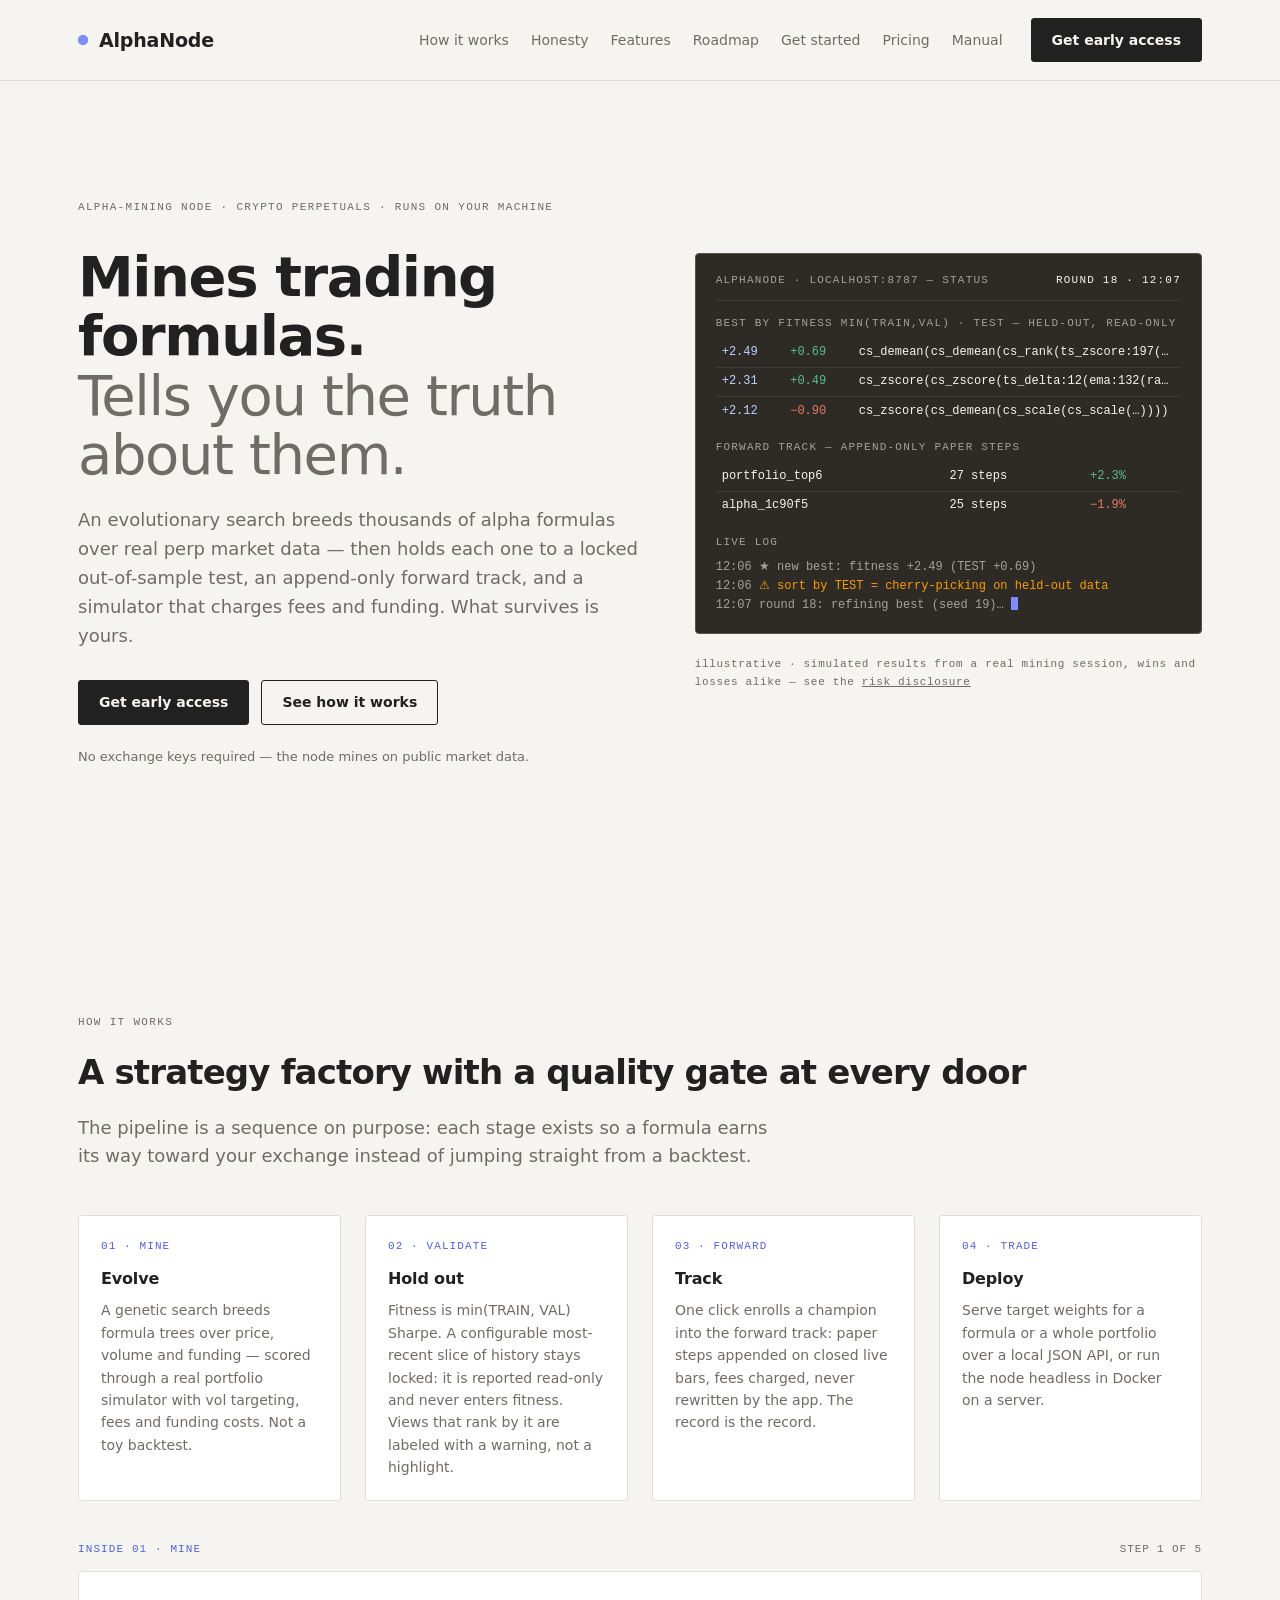
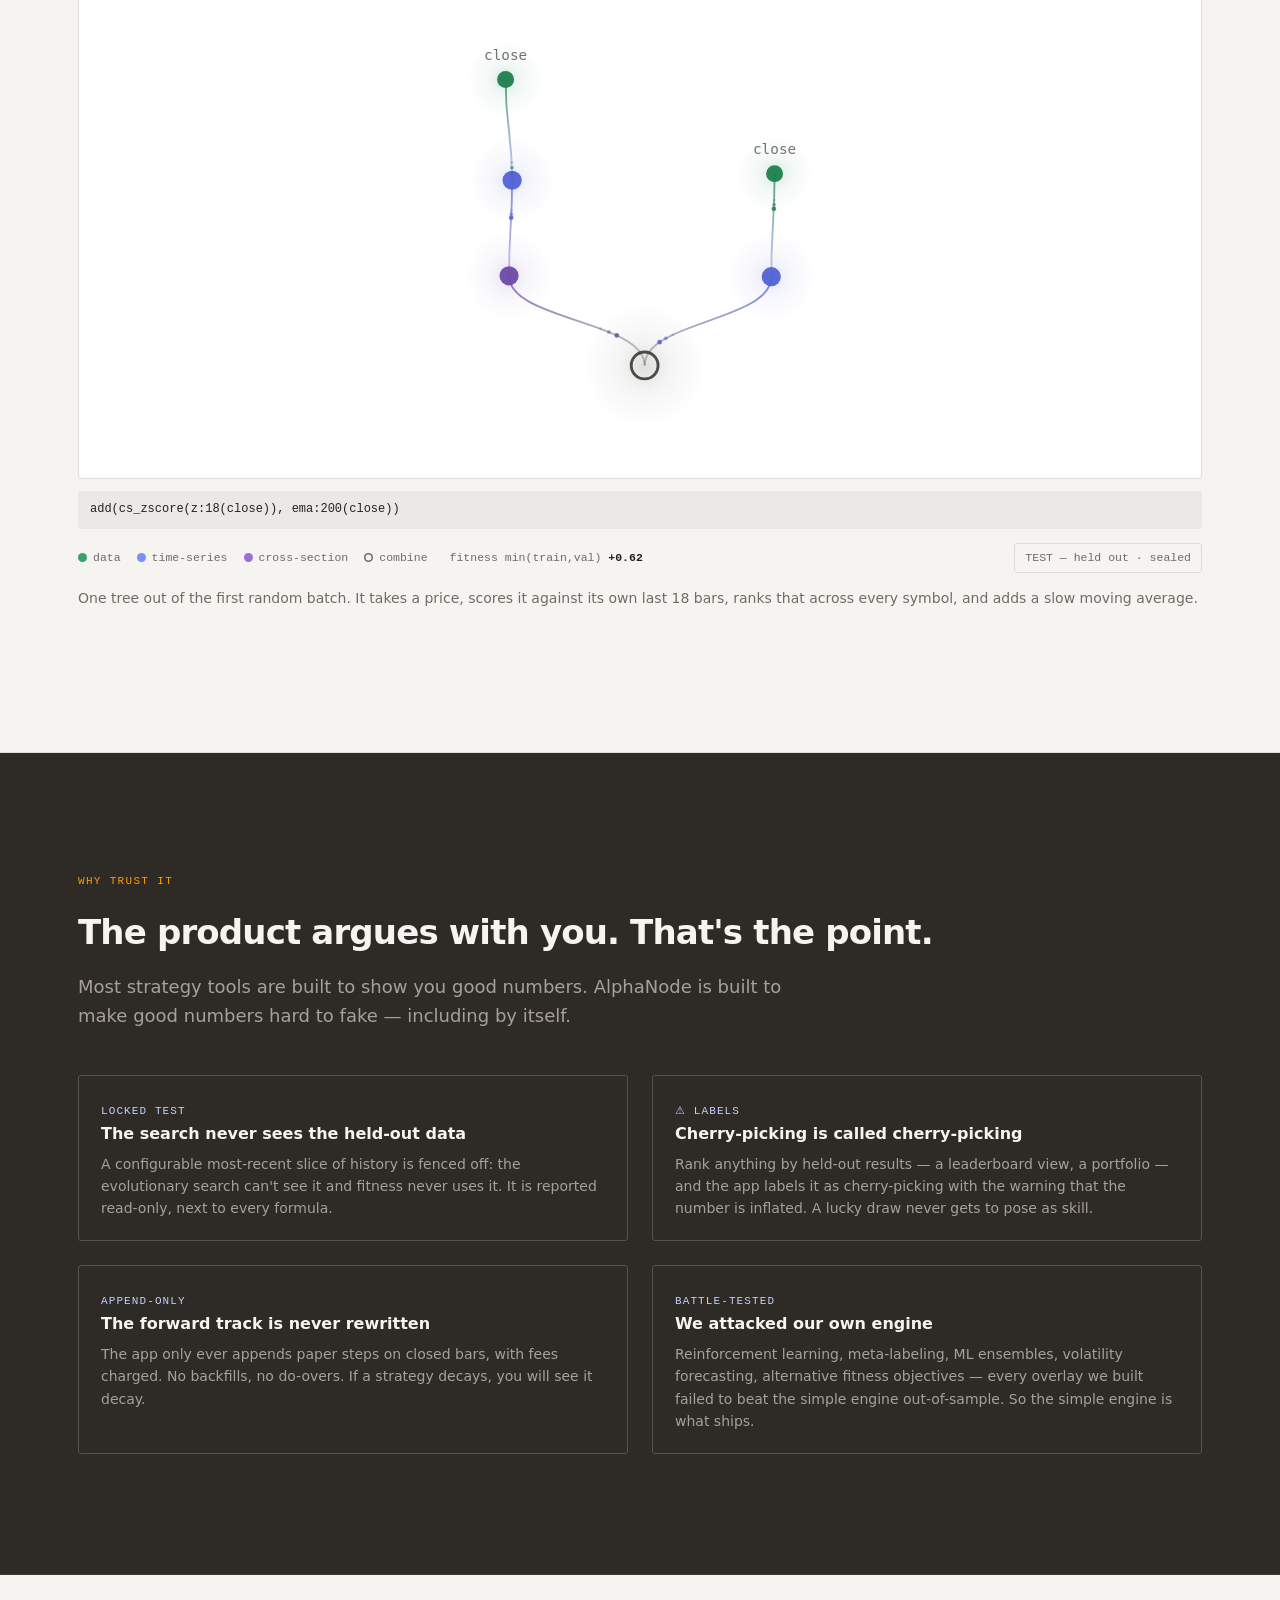
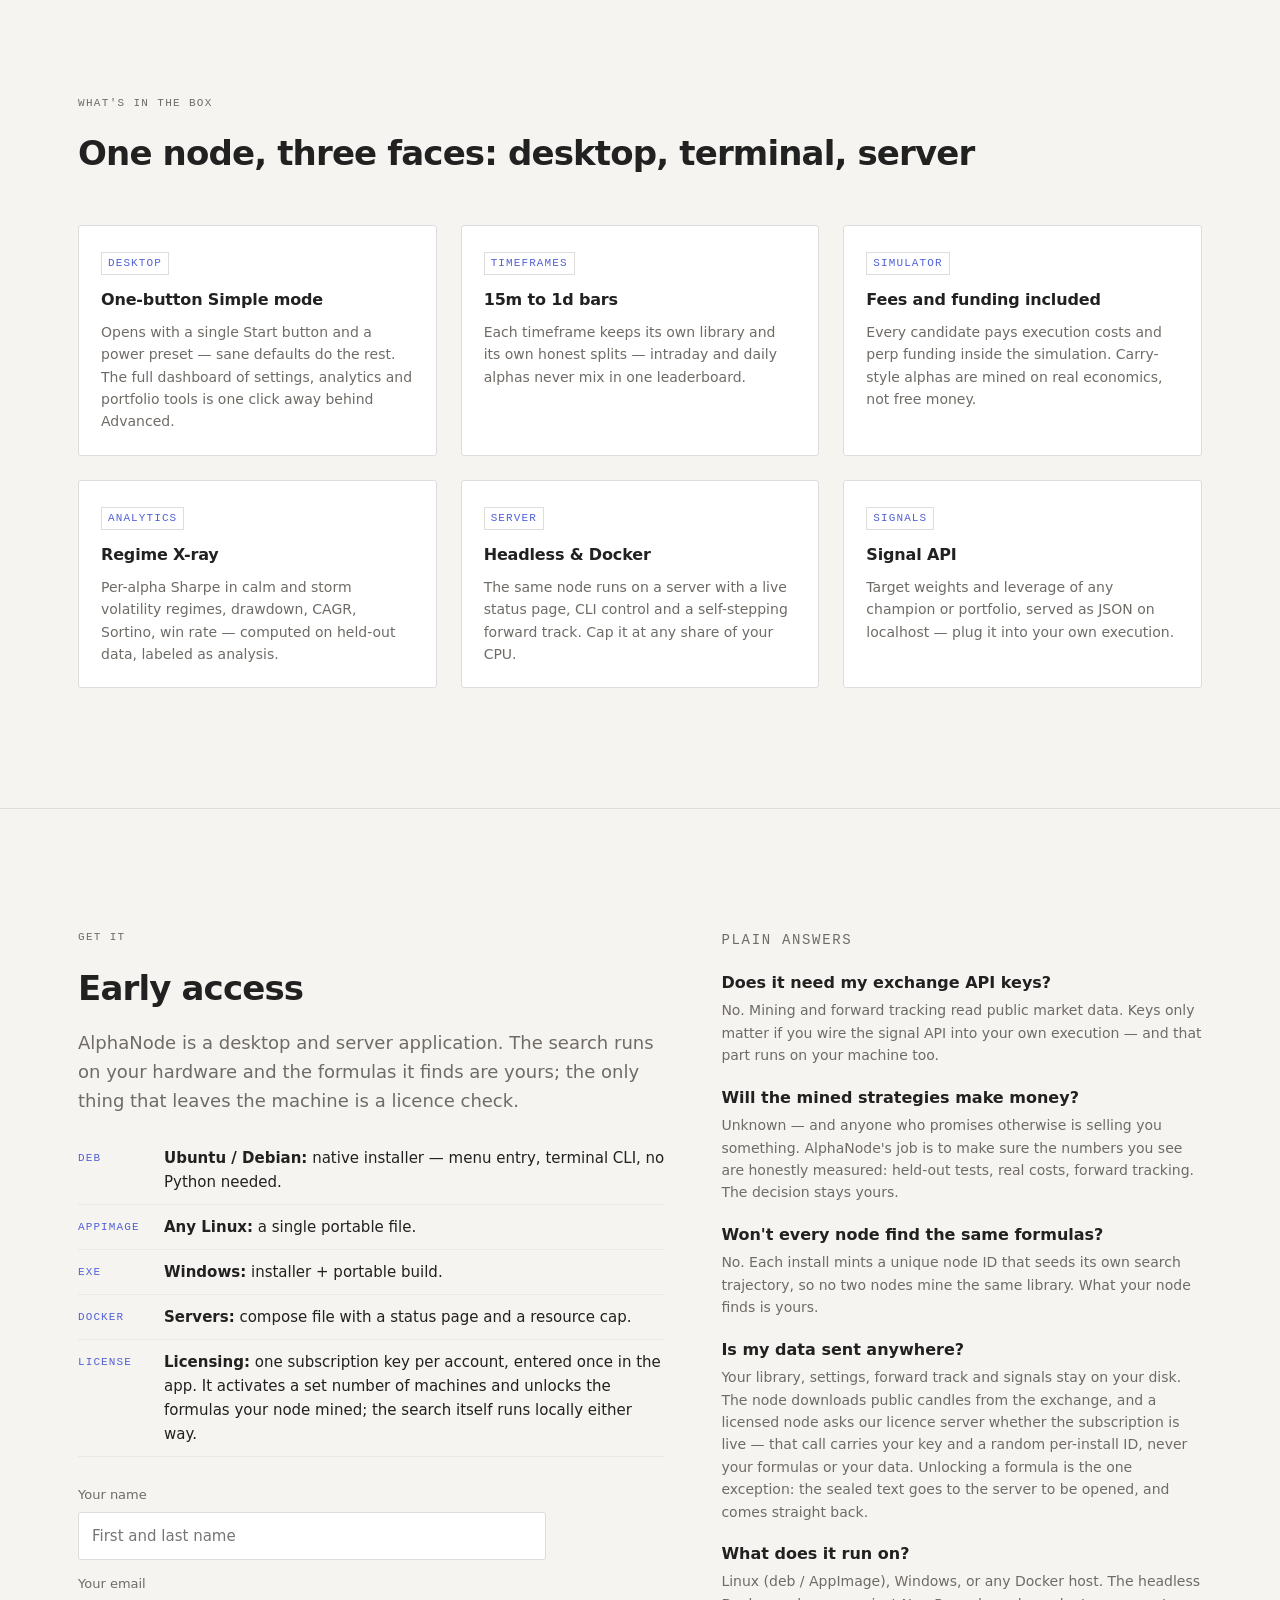
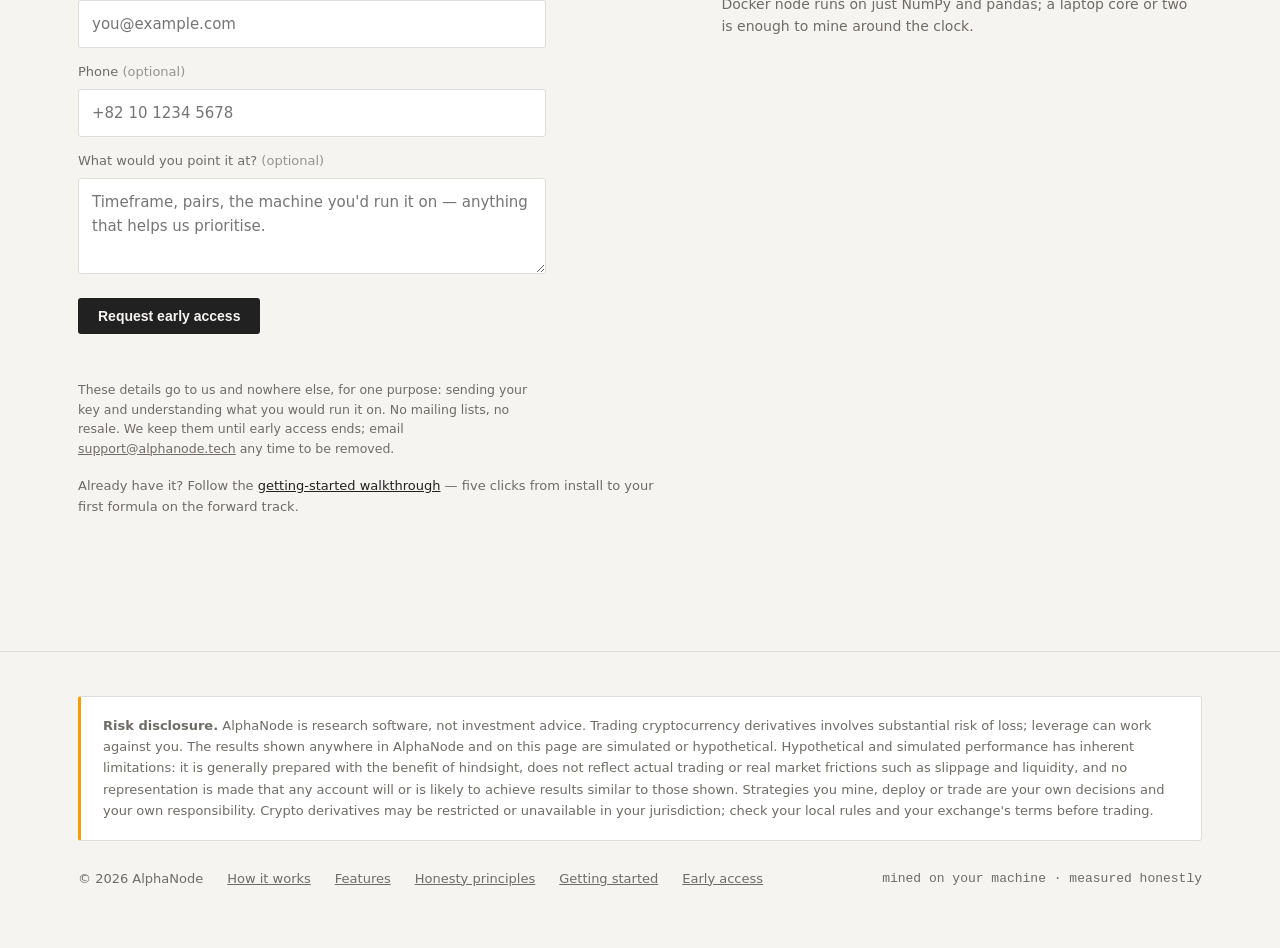
<file: site/index.html>
<!doctype html>
<html lang="en" class="no-js">
<head>
<meta charset="utf-8">
<meta name="viewport" content="width=device-width, initial-scale=1">
<meta name="color-scheme" content="light">
<title>AlphaNode — an alpha-mining node for crypto perps</title>
<meta name="description" content="AlphaNode breeds trading formulas with an evolutionary search over real crypto market data — and holds every one of them to locked out-of-sample tests, forward tracking and a fee-and-funding-aware simulator.">
<link rel="icon" href="/favicon.svg" type="image/svg+xml">
<link rel="icon" href="/favicon-32.png" sizes="32x32" type="image/png">
<link rel="apple-touch-icon" href="/apple-touch-icon.png">
<meta property="og:type" content="website">
<meta property="og:site_name" content="AlphaNode">
<meta property="og:title" content="AlphaNode — an alpha-mining node for crypto perps">
<meta property="og:description" content="AlphaNode breeds trading formulas with an evolutionary search over real crypto market data — and holds every one of them to locked out-of-sample tests, forward tracking and a fee-and-funding-aware simulator.">
<meta property="og:image" content="https://alphanode.tech/og-card.png">
<meta property="og:url" content="https://alphanode.tech/">
<meta name="twitter:card" content="summary_large_image">
<style>
/* Visual language: nixtla.io — warm paper, near-black ink, hairline borders, near-square
   corners, uppercase mono micro-labels, periwinkle + orange accents, one dark graphite band.
   Deliberately single-theme (the paper IS the brand); every surface paints its own color.
   Self-contained: system font stacks only, zero external requests. */
:root{
  --paper:#f6f4f0; --card:#ffffff; --ink:#222121; --mut:#6f6b66;
  --line:#dedddd; --soft:#eae9e6;
  --acc:#7d8cff; --acctext:#5261d6; --orange:#f99c00;
  --green:#1e7f4e; --red:#c14b36; --violet:#6d4aa8;
  --dark:#2e2b27; --darkline:#3f3b36; --darkline2:#57524b;
  --darkink:#f6f4f0; --darkmut:#a5a09a; --darkacc:#bfd1ff; --darkgreen:#5abd8c; --darkred:#e57a63; --darkviolet:#c6a6f2;
}
*{box-sizing:border-box}
html{scroll-behavior:smooth}
@media (prefers-reduced-motion: reduce){
  html{scroll-behavior:auto}
  *,*::before,*::after{animation:none!important;transition:none!important}
}
body{
  margin:0; background:var(--paper); color:var(--ink);
  font:16px/1.6 system-ui,-apple-system,"Segoe UI",sans-serif;
}
.mono{font-family:ui-monospace,SFMono-Regular,Menlo,Consolas,monospace}
.wrap{max-width:1180px;margin:0 auto;padding:0 28px}  /* side gutters: rules stacked on a .wrap element must use padding-block, a padding shorthand zeroes these */
a{color:var(--ink)}
a:focus-visible,button:focus-visible{outline:2px solid var(--acc);outline-offset:3px}

/* ---------- nav ---------- */
nav{border-bottom:1px solid var(--line)}
.nav-in{display:flex;align-items:center;gap:28px;padding-block:18px}
.nav-in .btn{white-space:nowrap}
.logo{display:flex;align-items:center;gap:11px;font-weight:650;font-size:19px;letter-spacing:-.01em;text-decoration:none}
.dot{width:10px;height:10px;overflow:visible;flex:none}
.dot circle{fill:var(--acc);transform-box:fill-box;transform-origin:center}
.dot rect{fill:var(--acc);transform-box:fill-box;transform-origin:center;transform:scaleX(0);
  animation:dot-link 6s ease-in-out infinite}
.dot .da{animation:dot-split-a 6s ease-in-out infinite}
.dot .db{animation:dot-split-b 6s ease-in-out infinite}
/* the brand dot lives the roadmap: one node divides, a link forms between the pair, and they
   merge back into one with a pulse — mitosis of a network, on loop. The global reduced-motion
   rule parks all three parts, which lands as the plain still dot. */
@keyframes dot-split-a{0%,74%{transform:translateX(0) scale(1)}18%,58%{transform:translateX(-5.5px) scale(.82)}82%,100%{transform:scale(1)}88%{transform:scale(1.22)}}
@keyframes dot-split-b{0%,74%{transform:translateX(0) scale(1)}18%,58%{transform:translateX(5.5px) scale(.82)}82%,100%{transform:scale(1)}88%{transform:scale(1.22)}}
@keyframes dot-link{0%,20%{transform:scaleX(0)}32%,54%{transform:scaleX(1)}66%,100%{transform:scaleX(0)}}
@media (prefers-reduced-motion: reduce){.dot .da,.dot .db,.dot rect{animation:none}}
.nav-links{display:flex;gap:22px;margin-left:auto}
.nav-links a{color:var(--mut);text-decoration:none;font-size:14px}
.nav-links a:hover{color:var(--ink)}
.btn{display:inline-block;background:var(--ink);color:var(--paper);border:1px solid var(--ink);
  border-radius:3px;padding:10px 20px;font-size:14px;font-weight:550;text-decoration:none;cursor:pointer}
.btn:hover{opacity:.85}
.btn.ghost{background:transparent;color:var(--ink)}
.btn.ghost:hover{background:var(--soft);opacity:1}

/* ---------- eyebrow / section scaffolding ---------- */
.eyebrow{font-family:ui-monospace,SFMono-Regular,Menlo,monospace;font-size:11px;
  letter-spacing:.12em;text-transform:uppercase;color:var(--mut);margin:0 0 14px}
section{padding:120px 0;border-bottom:1px solid var(--line)}
h1,h2{letter-spacing:-.025em;text-wrap:balance;margin:0}
h2{font-size:34px;font-weight:650;margin-bottom:14px}
.lead{color:var(--mut);font-size:18px;max-width:62ch;margin:0}

/* ---------- hero ---------- */
.hero{display:grid;grid-template-columns:minmax(0,1.05fr) minmax(0,.95fr);gap:56px;align-items:center;
  padding-block:96px}
h1{font-size:clamp(38px,5vw,56px);font-weight:680;line-height:1.06}
h1 .quiet{color:var(--mut);font-weight:500}
.hero p{margin:22px 0 30px}
.cta-row{display:flex;gap:12px;flex-wrap:wrap}
.hero-note{margin-top:18px;font-size:13px;color:var(--mut)}

/* ---------- early-access request form ---------- */
.req{margin-top:28px;max-width:46ch}
.req label{display:block;font-size:13px;color:var(--mut);margin:0 0 6px}
.req input,.req textarea{width:100%;box-sizing:border-box;background:var(--card);
  border:1px solid var(--line);border-radius:3px;padding:11px 13px;font:inherit;font-size:15px;
  color:var(--ink)}
.req input:focus,.req textarea:focus{outline:none;border-color:var(--acc);
  box-shadow:0 0 0 3px rgba(125,140,255,.18)}
.req textarea{resize:vertical;min-height:76px}
.req .gap{margin-top:14px}
.req .btn{margin-top:16px;border:0}
.req .btn[disabled]{opacity:.55;cursor:progress}
.req .hp{position:absolute;left:-9999px;width:1px;height:1px;overflow:hidden}
.req-msg{margin-top:14px;font-size:14px;min-height:1.2em}
.req-msg.ok{color:var(--green)}
.req-msg.err{color:var(--red)}
.req-done{background:var(--soft);border:1px solid var(--line);border-radius:4px;padding:18px 20px;
  margin-top:28px;max-width:46ch;outline:none}
.req-done b{display:block;margin-bottom:6px}
.req-done p{margin:0;color:var(--mut);font-size:14px}
.req-privacy{margin-top:16px;font-size:12.5px;line-height:1.55;color:var(--mut)}
.req-privacy a{color:var(--mut)}
/* a browser that cannot run the submit handler must never see the fields: with no handler the
   form's only behaviour is a plain GET with the visitor's details in the URL */
html.no-js .req{display:none}
.req-noscript{background:var(--soft);border:1px solid var(--line);border-radius:4px;
  padding:18px 20px;margin-top:28px;max-width:46ch;font-size:14px;color:var(--mut)}

/* the product, as it actually looks: the node's status page, flat and chrome-free */
.term{background:var(--dark);border:1px solid var(--darkline2);border-radius:4px;
  padding:18px 20px;color:var(--darkink);min-width:0}
.term .head{font-family:ui-monospace,SFMono-Regular,Menlo,monospace;font-size:11px;
  letter-spacing:.11em;text-transform:uppercase;color:var(--darkmut);
  border-bottom:1px solid var(--darkline);padding-bottom:10px;margin-bottom:4px;
  display:flex;gap:12px;align-items:baseline}
.term .head b{font-weight:inherit;overflow:hidden;text-overflow:ellipsis;white-space:nowrap}
.term .head .st{margin-left:auto;flex:none;color:var(--darkink)}
.term .k{font-family:ui-monospace,SFMono-Regular,Menlo,monospace;font-size:11px;
  letter-spacing:.11em;text-transform:uppercase;color:var(--darkmut);margin:14px 0 6px}
.term .tw{overflow-x:auto}
.term table{width:100%;border-collapse:collapse;font-family:ui-monospace,SFMono-Regular,Menlo,monospace;font-size:12px}
.term td{padding:4.5px 6px;border-bottom:1px solid var(--darkline);white-space:nowrap}
.term tr:last-child td{border-bottom:none}
.term .fit{color:var(--darkacc)} .term .pos{color:var(--darkgreen)} .term .neg{color:var(--darkred)}
.term .f{color:var(--darkink);overflow:hidden;text-overflow:ellipsis;max-width:230px}
.term .warn{color:var(--orange)}
.term .log{font-family:ui-monospace,SFMono-Regular,Menlo,monospace;font-size:12px;color:var(--darkmut)}
/* nowrap + ellipsis keeps the log exactly three lines tall, so the block never jumps as the
   session advances and pushes the page around under the reader */
.term .log p{margin:0;white-space:nowrap;overflow:hidden;text-overflow:ellipsis}
.cursor{display:inline-block;width:7px;height:13px;background:var(--acc);vertical-align:-2px;animation:blink 1s infinite}
@keyframes blink{50%{opacity:.2}}
/* only the cells that actually changed flash — an unchanged row staying put is what makes the
   thing read as a running process rather than a slideshow. Opacity only: transforms on a
   table cell are not reliably supported. */
@keyframes cellchg{from{opacity:.12}to{opacity:1}}
.term td.chg{animation:cellchg .3s ease-out}
@keyframes logline{from{opacity:0;transform:translateX(-5px)}to{opacity:1;transform:none}}
.term .log p.new{animation:logline .3s ease-out}
.term-note{font-family:ui-monospace,SFMono-Regular,Menlo,monospace;font-size:11px;
  letter-spacing:.06em;color:var(--mut);margin-top:10px}
.term-note a{color:var(--mut)}

/* ---------- pipeline ---------- */
.steps{display:grid;grid-template-columns:repeat(4,1fr);gap:24px;margin-top:44px}
.step{background:var(--card);border:1px solid var(--line);border-radius:3px;padding:22px}
.step .no{font-family:ui-monospace,SFMono-Regular,Menlo,monospace;font-size:11px;color:var(--acctext);letter-spacing:.1em}
.step h3{margin:10px 0 8px;font-size:16px;letter-spacing:-.01em}
.step p{margin:0;font-size:14px;color:var(--mut)}

/* ---------- how the search works: a formula, alive on graphite ---------- */
.gp{margin-top:40px}
.gp-head{display:flex;align-items:baseline;gap:12px 20px;flex-wrap:wrap;margin-bottom:12px}
.gp-head .no{font-family:ui-monospace,SFMono-Regular,Menlo,monospace;font-size:11px;
  letter-spacing:.1em;text-transform:uppercase;color:var(--acctext)}
.gp-step{margin-left:auto;font-family:ui-monospace,SFMono-Regular,Menlo,monospace;font-size:11px;
  letter-spacing:.08em;text-transform:uppercase;color:var(--mut)}
/* below ~520px the drawing shrinks into a smudge, so the frame pans instead — the same thing
   the terminal tables do on a phone. resize() parks the view on the middle of it. */
.gp-stage{background:var(--card);border:1px solid var(--line);border-radius:4px;
  overflow-x:auto;overflow-y:hidden}
.gp-cv{display:block;width:100%;min-width:520px;aspect-ratio:820/370}
/* the same formula in the form the app prints it: the picture is the feeling, this is the fact.
   nowrap + scroll, never wrap — a second line here would resize the block mid-loop */
.gp-expr{display:block;margin-top:12px;padding:9px 12px;background:var(--soft);border-radius:3px;
  font-family:ui-monospace,SFMono-Regular,Menlo,monospace;font-size:12px;color:var(--ink);
  white-space:nowrap;overflow-x:auto}
.gp-foot{display:flex;flex-wrap:wrap;gap:10px 22px;align-items:center;margin-top:14px;
  font-family:ui-monospace,SFMono-Regular,Menlo,monospace;font-size:11.5px;color:var(--mut)}
.gp-key{display:flex;flex-wrap:wrap;gap:7px 16px;margin:0;padding:0;list-style:none}
.gp-key li{display:flex;align-items:center;gap:6px}
.gp-key i{width:9px;height:9px;border-radius:50%;flex:none}
.gp-key .kd{background:#3aa06b}
.gp-key .kt{background:#7d8cff}
.gp-key .kc{background:#9a6fd8}
.gp-key .ko{background:transparent;box-shadow:inset 0 0 0 1.5px var(--mut)}
.gp-fit b{color:var(--ink);font-weight:600}
.gp-test{margin-left:auto;border:1px solid var(--line);border-radius:3px;padding:5px 10px;
  white-space:nowrap;transition:border-color .3s ease,color .3s ease}
.gp-test.open{border-color:var(--green);color:var(--green)}
.gp-cap{margin:14px 0 0;font-size:14px;color:var(--mut)}

/* ---------- honesty band (dark) ---------- */
.band{background:var(--dark);color:var(--darkink);border-bottom:1px solid var(--darkline)}
.band .eyebrow{color:var(--orange)}
.band h2{color:var(--darkink)}
.band .lead{color:var(--darkmut)}
.truths{display:grid;grid-template-columns:repeat(2,1fr);gap:24px;margin-top:44px}
.truth{border:1px solid var(--darkline2);border-radius:3px;padding:20px 22px}
.truth h3{margin:0 0 6px;font-size:16px;color:var(--darkink)}
.truth p{margin:0;font-size:14px;color:var(--darkmut)}
.truth .tag{font-family:ui-monospace,SFMono-Regular,Menlo,monospace;font-size:11px;
  letter-spacing:.1em;text-transform:uppercase;color:var(--darkacc)}

/* ---------- features ---------- */
.feats{display:grid;grid-template-columns:repeat(3,1fr);gap:24px;margin-top:44px}
.feat{background:var(--card);border:1px solid var(--line);border-radius:3px;padding:22px}
.feat:hover{border-color:var(--ink)}
.feat h3{margin:0 0 8px;font-size:16px;letter-spacing:-.01em}
.feat p{margin:0;font-size:14px;color:var(--mut)}
.feat .chip{display:inline-block;font-family:ui-monospace,SFMono-Regular,Menlo,monospace;
  font-size:11px;letter-spacing:.1em;text-transform:uppercase;color:var(--acctext);
  border:1px solid var(--line);padding:2px 6px;margin-bottom:12px}

/* ---------- get it ---------- */
.get{display:grid;grid-template-columns:minmax(0,1.1fr) minmax(0,.9fr);gap:56px;align-items:start}
.get ul{margin:20px 0 0;padding:0;list-style:none}
.get li{padding:10px 0;border-bottom:1px solid var(--soft);font-size:15px;display:flex;gap:14px}
.get li b{font-weight:600}
.get li .m{color:var(--acctext);font-family:ui-monospace,SFMono-Regular,Menlo,monospace;
  font-size:11px;letter-spacing:.1em;text-transform:uppercase;padding-top:4px;min-width:72px}
.faq h3{font-size:16px;margin:0 0 4px}
.faq p{margin:0 0 18px;font-size:14px;color:var(--mut)}

/* ---------- footer ---------- */
footer{padding:44px 0 60px;color:var(--mut);font-size:13px}
.disclaimer{border:1px solid var(--line);border-left:3px solid var(--orange);border-radius:3px;
  background:var(--card);padding:18px 22px;margin-bottom:28px;font-size:13px;line-height:1.65;color:var(--mut)}
.foot-row{display:flex;gap:24px;flex-wrap:wrap;align-items:center}
.foot-row a{color:var(--mut)}

@media (max-width: 900px){
  .hero,.get{grid-template-columns:minmax(0,1fr);gap:36px}
  .hero{padding-block:64px}
  .steps{grid-template-columns:repeat(2,1fr)}
  .feats{grid-template-columns:1fr 1fr}
  .truths{grid-template-columns:1fr}
  section{padding:72px 0}
}
/* below this the five links no longer fit on one line and each starts wrapping inside itself,
   which looks broken. The page is a single scroll and the CTA stays, so drop the links instead. */
@media (max-width: 820px){
  .nav-links{display:none}
  .nav-in > .btn{margin-left:auto}
}
@media (max-width: 560px){
  .nav-in{gap:14px}
  .logo{font-size:17px}
  .nav-in .btn{padding:9px 12px;font-size:13px}
  .steps,.feats{grid-template-columns:1fr}
  .term .f{max-width:150px}
  .gp{padding:18px}
}
</style>
</head>
<body id="top" data-api="https://api.alphanode.tech">

<nav>
  <div class="wrap nav-in">
    <a class="logo" href="#top"><svg class="dot" viewBox="0 0 9 9" aria-hidden="true"><rect x="-1.5" y="3.75" width="12" height="1.5" rx=".75"/><circle class="da" cx="4.5" cy="4.5" r="4.5"/><circle class="db" cx="4.5" cy="4.5" r="4.5"/></svg>AlphaNode</a>
    <div class="nav-links">
      <a href="#how">How it works</a>
      <a href="#honesty">Honesty</a>
      <a href="#features">Features</a>
      <a href="roadmap.html">Roadmap</a>
      <a href="start.html">Get started</a>
      <a href="buy.html">Pricing</a>
      <a href="manual.html">Manual</a>
    </div>
    <a class="btn" href="#get">Get early access</a>
  </div>
</nav>

<main>
<section class="wrap hero" style="border-bottom:none">
  <div>
    <p class="eyebrow">Alpha-mining node · crypto perpetuals · runs on your machine</p>
    <h1>Mines trading formulas.<br><span class="quiet">Tells you the truth about them.</span></h1>
    <p class="lead">An evolutionary search breeds thousands of alpha formulas over real
      perp market data — then holds each one to a locked out-of-sample test, an append-only
      forward track, and a simulator that charges fees and funding. What survives is yours.</p>
    <div class="cta-row">
      <a class="btn" href="#get">Get early access</a>
      <a class="btn ghost" href="#how">See how it works</a>
    </div>
    <p class="hero-note">No exchange keys required — the node mines on public market data.</p>
  </div>

  <div>
    <div class="term" id="term" role="img" aria-label="AlphaNode status page: leaderboard of mined formulas with held-out TEST scores, some positive and some negative, and a forward track">
      <div class="head"><b>alphanode · localhost:8787 — status</b><span class="st" id="term-st">round 18 · 12:07</span></div>
      <div class="k">best by fitness min(train,val) · test — held-out, read-only</div>
      <div class="tw"><table><tbody id="term-lb">
        <tr><td class="fit">+2.49</td><td class="pos">+0.69</td><td class="f">cs_demean(cs_demean(cs_rank(ts_zscore:197(…))))</td></tr>
        <tr><td class="fit">+2.31</td><td class="pos">+0.49</td><td class="f">cs_zscore(cs_zscore(ts_delta:12(ema:132(range))))</td></tr>
        <tr><td class="fit">+2.12</td><td class="neg">−0.90</td><td class="f">cs_zscore(cs_demean(cs_scale(cs_scale(…))))</td></tr>
      </tbody></table></div>
      <div class="k">forward track — append-only paper steps</div>
      <div class="tw"><table><tbody id="term-fw">
        <tr><td class="f">portfolio_top6</td><td>27 steps</td><td class="pos">+2.3%</td></tr>
        <tr><td class="f">alpha_1c90f5</td><td>25 steps</td><td class="neg">−1.9%</td></tr>
      </tbody></table></div>
      <div class="k">live log</div>
      <div class="log" id="term-log">
        <p>12:06 ★ new best: fitness +2.49 (TEST +0.69)</p>
        <p>12:06 <span class="warn">⚠ sort by TEST = cherry-picking on held-out data</span></p>
        <p>12:07 round 18: refining best (seed 19)… <span class="cursor" aria-hidden="true"></span></p>
      </div>
    </div>
    <p class="term-note">illustrative · simulated results from a real mining session, wins and
      losses alike — see the <a href="#disclosure">risk disclosure</a></p>
  </div>
</section>

<section id="how">
  <div class="wrap">
    <p class="eyebrow">How it works</p>
    <h2>A strategy factory with a quality gate at every door</h2>
    <p class="lead">The pipeline is a sequence on purpose: each stage exists so a formula
      earns its way toward your exchange instead of jumping straight from a backtest.</p>
    <div class="steps">
      <div class="step"><div class="no">01 · MINE</div>
        <h3>Evolve</h3>
        <p>A genetic search breeds formula trees over price, volume and funding —
           scored through a real portfolio simulator with vol targeting, fees and
           funding costs. Not a toy backtest.</p></div>
      <div class="step"><div class="no">02 · VALIDATE</div>
        <h3>Hold out</h3>
        <p>Fitness is min(TRAIN, VAL) Sharpe. A configurable most-recent slice of
           history stays locked: it is reported read-only and never enters fitness.
           Views that rank by it are labeled with a warning, not a highlight.</p></div>
      <div class="step"><div class="no">03 · FORWARD</div>
        <h3>Track</h3>
        <p>One click enrolls a champion into the forward track: paper steps appended
           on closed live bars, fees charged, never rewritten by the app. The record
           is the record.</p></div>
      <div class="step"><div class="no">04 · TRADE</div>
        <h3>Deploy</h3>
        <p>Serve target weights for a formula or a whole portfolio over a local
           JSON API, or run the node headless in Docker on a server.</p></div>
    </div>

    <div class="gp" id="gp">
      <div class="gp-head">
        <span class="no">Inside 01 · Mine</span>
        <span class="gp-step" id="gp-step">step 1 of 5</span>
      </div>
      <div class="gp-stage">
        <canvas class="gp-cv" id="gp-cv" role="img"
                aria-label="A formula drawn as a living tree of glowing nodes, evolving on a loop: market data at the top flows down through operators into a single signal at the root. A random starting tree, a node mutated from an 18-bar to a 64-bar z-score, a branch replaced by 12-bar momentum, a crossover where a second tree donates a relative-volume branch, and the child that results — scoring +1.94, with the held-out TEST slice unsealed at the end at +0.42"></canvas>
      </div>
      <code class="gp-expr" id="gp-expr">add(cs_zscore(z:18(close)), ema:200(close))</code>
      <div class="gp-foot">
        <ul class="gp-key">
          <li><i class="kd"></i>data</li>
          <li><i class="kt"></i>time-series</li>
          <li><i class="kc"></i>cross-section</li>
          <li><i class="ko"></i>combine</li>
        </ul>
        <span class="gp-fit">fitness min(train,val) <b id="gp-fit">+0.62</b></span>
        <span class="gp-test" id="gp-test">TEST — held out · <span id="gp-testv">sealed</span></span>
      </div>
      <p class="gp-cap" id="gp-cap">One tree out of the first random batch.</p>
    </div>
  </div>
</section>

<section id="honesty" class="band">
  <div class="wrap">
    <p class="eyebrow">Why trust it</p>
    <h2>The product argues with you. That's the point.</h2>
    <p class="lead">Most strategy tools are built to show you good numbers.
       AlphaNode is built to make good numbers hard to fake — including by itself.</p>
    <div class="truths">
      <div class="truth"><span class="tag">locked test</span>
        <h3>The search never sees the held-out data</h3>
        <p>A configurable most-recent slice of history is fenced off: the evolutionary
           search can't see it and fitness never uses it. It is reported read-only,
           next to every formula.</p></div>
      <div class="truth"><span class="tag">⚠ labels</span>
        <h3>Cherry-picking is called cherry-picking</h3>
        <p>Rank anything by held-out results — a leaderboard view, a portfolio — and
           the app labels it as cherry-picking with the warning that the number is
           inflated. A lucky draw never gets to pose as skill.</p></div>
      <div class="truth"><span class="tag">append-only</span>
        <h3>The forward track is never rewritten</h3>
        <p>The app only ever appends paper steps on closed bars, with fees charged.
           No backfills, no do-overs. If a strategy decays, you will see it decay.</p></div>
      <div class="truth"><span class="tag">battle-tested</span>
        <h3>We attacked our own engine</h3>
        <p>Reinforcement learning, meta-labeling, ML ensembles, volatility forecasting,
           alternative fitness objectives — every overlay we built failed to beat the
           simple engine out-of-sample. So the simple engine is what ships.</p></div>
    </div>
  </div>
</section>

<section id="features">
  <div class="wrap">
    <p class="eyebrow">What's in the box</p>
    <h2>One node, three faces: desktop, terminal, server</h2>
    <div class="feats">
      <div class="feat"><span class="chip">desktop</span>
        <h3>One-button Simple mode</h3>
        <p>Opens with a single Start button and a power preset — sane defaults do the
           rest. The full dashboard of settings, analytics and portfolio tools is one
           click away behind Advanced.</p></div>
      <div class="feat"><span class="chip">timeframes</span>
        <h3>15m to 1d bars</h3>
        <p>Each timeframe keeps its own library and its own honest splits — intraday
           and daily alphas never mix in one leaderboard.</p></div>
      <div class="feat"><span class="chip">simulator</span>
        <h3>Fees and funding included</h3>
        <p>Every candidate pays execution costs and perp funding inside the simulation.
           Carry-style alphas are mined on real economics, not free money.</p></div>
      <div class="feat"><span class="chip">analytics</span>
        <h3>Regime X-ray</h3>
        <p>Per-alpha Sharpe in calm and storm volatility regimes, drawdown, CAGR,
           Sortino, win rate — computed on held-out data, labeled as analysis.</p></div>
      <div class="feat"><span class="chip">server</span>
        <h3>Headless &amp; Docker</h3>
        <p>The same node runs on a server with a live status page, CLI control and
           a self-stepping forward track. Cap it at any share of your CPU.</p></div>
      <div class="feat"><span class="chip">signals</span>
        <h3>Signal API</h3>
        <p>Target weights and leverage of any champion or portfolio, served as JSON
           on localhost — plug it into your own execution.</p></div>
    </div>
  </div>
</section>

<section id="get">
  <div class="wrap get">
    <div>
      <p class="eyebrow">Get it</p>
      <h2>Early access</h2>
      <p class="lead">AlphaNode is a desktop and server application. The search runs on your
         hardware and the formulas it finds are yours; the only thing that leaves the machine
         is a licence check.</p>
      <ul>
        <li><span class="m">deb</span><span><b>Ubuntu / Debian:</b> native installer — menu entry, terminal CLI, no Python needed.</span></li>
        <li><span class="m">AppImage</span><span><b>Any Linux:</b> a single portable file.</span></li>
        <li><span class="m">exe</span><span><b>Windows:</b> installer + portable build.</span></li>
        <li><span class="m">docker</span><span><b>Servers:</b> compose file with a status page and a resource cap.</span></li>
        <li><span class="m">license</span><span><b>Licensing:</b> one subscription key per account, entered once in the app. It activates a set number of machines and unlocks the formulas your node mined; the search itself runs locally either way.</span></li>
      </ul>

      <noscript>
        <p class="req-noscript">The request form needs JavaScript. Without it, just email
          <a href="mailto:support@alphanode.tech">support@alphanode.tech</a> with your name and
          what you would run the node on — same queue, same reply.</p>
      </noscript>
      <form class="req" id="req-form" novalidate>
        <label for="req-name">Your name</label>
        <input id="req-name" name="name" type="text" autocomplete="name"
               placeholder="First and last name" required>
        <div class="gap">
          <label for="req-email">Your email</label>
          <input id="req-email" name="email" type="email" autocomplete="email"
                 placeholder="you@example.com" required>
        </div>
        <div class="gap">
          <label for="req-phone">Phone <span style="opacity:.7">(optional)</span></label>
          <input id="req-phone" name="phone" type="tel" inputmode="tel" autocomplete="tel"
                 placeholder="+82 10 1234 5678">
        </div>
        <div class="gap">
          <label for="req-note">What would you point it at? <span style="opacity:.7">(optional)</span></label>
          <textarea id="req-note" name="note" rows="3"
                    placeholder="Timeframe, pairs, the machine you'd run it on — anything that helps us prioritise."></textarea>
        </div>
        <!-- honeypot. The name is deliberately meaningless: it used to be "website", which is a
             real identity-manager field, so 1Password/Chrome autofill could fill it and a real
             person's request would be silently dropped as a bot's. -->
        <input class="hp" type="text" name="hp_ref2" tabindex="-1" autocomplete="off"
               aria-hidden="true" data-1p-ignore data-lpignore="true">
        <button class="btn" type="submit" id="req-btn">Request early access</button>
        <p class="req-msg" id="req-msg" role="status" aria-live="polite"></p>
        <p class="req-privacy">These details go to us and nowhere else, for one purpose: sending
          your key and understanding what you would run it on. No mailing lists, no resale. We
          keep them until early access ends; email
          <a href="mailto:support@alphanode.tech">support@alphanode.tech</a> any time to be
          removed.</p>
      </form>
      <p class="hero-note">Already have it? Follow the
        <a href="start.html">getting-started walkthrough</a> — five clicks from install
        to your first formula on the forward track.</p>
    </div>
    <div class="faq">
      <p class="eyebrow">Plain answers</p>
      <h3>Does it need my exchange API keys?</h3>
      <p>No. Mining and forward tracking read public market data. Keys only matter
         if you wire the signal API into your own execution — and that part runs on
         your machine too.</p>
      <h3>Will the mined strategies make money?</h3>
      <p>Unknown — and anyone who promises otherwise is selling you something.
         AlphaNode's job is to make sure the numbers you see are honestly measured:
         held-out tests, real costs, forward tracking. The decision stays yours.</p>
      <h3>Won't every node find the same formulas?</h3>
      <p>No. Each install mints a unique node ID that seeds its own search trajectory,
         so no two nodes mine the same library. What your node finds is yours.</p>
      <h3>Is my data sent anywhere?</h3>
      <p>Your library, settings, forward track and signals stay on your disk. The node
         downloads public candles from the exchange, and a licensed node asks our licence
         server whether the subscription is live — that call carries your key and a random
         per-install ID, never your formulas or your data. Unlocking a formula is the one
         exception: the sealed text goes to the server to be opened, and comes straight back.</p>
      <h3>What does it run on?</h3>
      <p>Linux (deb / AppImage), Windows, or any Docker host. The headless Docker
         node runs on just NumPy and pandas; a laptop core or two is enough to mine
         around the clock.</p>
    </div>
  </div>
</section>
</main>

<footer>
  <div class="wrap">
    <div class="disclaimer" id="disclosure">
      <b>Risk disclosure.</b> AlphaNode is research software, not investment advice.
      Trading cryptocurrency derivatives involves substantial risk of loss; leverage can
      work against you. The results shown anywhere in AlphaNode and on this page are
      simulated or hypothetical. Hypothetical and simulated performance has inherent
      limitations: it is generally prepared with the benefit of hindsight, does not
      reflect actual trading or real market frictions such as slippage and liquidity,
      and no representation is made that any account will or is likely to achieve
      results similar to those shown. Strategies you mine, deploy or trade are your own
      decisions and your own responsibility. Crypto derivatives may be restricted or
      unavailable in your jurisdiction; check your local rules and your exchange's
      terms before trading.
    </div>
    <div class="foot-row">
      <span>© 2026 AlphaNode</span>
      <a href="#how">How it works</a>
      <a href="#features">Features</a>
      <a href="#honesty">Honesty principles</a>
      <a href="start.html">Getting started</a>
      <a href="#get">Early access</a>
      <span style="margin-left:auto" class="mono">mined on your machine · measured honestly</span>
    </div>
  </div>
</footer>

<script>
// "Inside 01 · Mine": the search, drawn as the formula itself rather than as a flowchart of it.
// Market data sits at the top and flows down through the operators into a single signal at the
// root. Five steps on a loop — a random tree, a point mutation, a branch replaced, a crossover
// with another survivor, and the child.
//
// Node ids are stable across steps, and that is the whole trick: a node that survives a mutation
// is the same object, so it holds still and keeps its drift while its neighbours change, and at
// the crossover the donated branch visibly travels out of one parent and into the other. The
// picture carries the feeling; the formula printed underneath carries the precision.
(function () {
  var root = document.getElementById('gp');
  if (!root) return;
  var cv = document.getElementById('gp-cv');
  var stepEl = document.getElementById('gp-step'), capEl = document.getElementById('gp-cap'),
      fitEl = document.getElementById('gp-fit'), testEl = document.getElementById('gp-test'),
      testV = document.getElementById('gp-testv'), exprEl = document.getElementById('gp-expr');
  if (!cv || !cv.getContext || !stepEl || !capEl || !fitEl || !testEl || !testV || !exprEl) return;
  var g = cv.getContext('2d');

  var W = 820, H = 370, LEAF = 190, LEVEL = 70;
  var COL = {d: [30, 127, 78], t: [82, 97, 214], c: [109, 74, 168], o: [70, 66, 62]};
  var RAD = {d: 6.2, t: 7, c: 7, o: 7.8};

  function n(id, k, l, kids) { return {id: id, k: k, l: l, c: kids || []}; }
  var EMA = n('e', 't', 'ema 200', [n('f', 'd', 'close')]),
      MOM = n('g', 'c', 'cs_rank', [n('h', 't', 'delta 12', [n('i', 'd', 'close')])]),
      RVOL = n('q', 't', 'rank 56', [
        n('r', 'o', 'div', [n('s', 'd', 'volume'), n('t', 't', 'mean 56', [n('u', 'd', 'volume')])])
      ]);
  function tree(z, right) {
    return n('a', 'o', 'add', [
      n('b', 'c', 'cs_zscore', [n('c', 't', z, [n('d', 'd', 'close')])]), right
    ]);
  }

  var STEPS = [
    {fit: '+0.62', trees: [tree('z 18', EMA)],
     cap: 'One tree out of the first random batch. It takes a price, scores it against its own '
        + 'last 18 bars, ranks that across every symbol, and adds a slow moving average.'},
    {fit: '+0.94', trees: [tree('z 64', EMA)], hot: ['c'],
     cap: 'Mutation. One node is swapped for another of its own kind — the 18-bar window becomes '
        + '64 bars. Nothing else about the formula moved, and it scores better.'},
    {fit: '+1.31', trees: [tree('z 64', MOM)], hot: ['g', 'h', 'i'],
     cap: 'A mutation can replace a whole branch, not just a number. The slow average is gone; in '
        + 'its place, 12-bar momentum ranked across the market.'},
    {fit: '+1.78', pair: true, trees: [tree('z 64', MOM), n('p', 'c', 'cs_zscore', [RVOL])],
     hot: ['q', 'r', 's', 't', 'u'], out: ['b', 'c', 'd'],
     cap: 'Crossover. Two survivors of the same round trade a branch: this tree lets go of its '
        + 'z-score of price and takes the other one’s idea — volume measured against its own '
        + '56-bar average.'},
    {fit: '+1.94', trees: [n('a', 'o', 'add', [RVOL, MOM])], hot: ['q', 'r', 's', 't', 'u'],
     open: true,
     cap: 'The child: momentum and relative volume in one formula, and the best of the run. Only '
        + 'now is TEST unsealed — +0.42 on data the search never touched, and could not tune.'}
  ];

  // ---- layout: leaves take consecutive slots, a parent sits under the middle of its children ----
  function walk(node, depth, ctx) {
    node._d = depth;
    if (!node.c.length) { node._x = ctx.leaf++; return; }
    for (var i = 0; i < node.c.length; i++) walk(node.c[i], depth + 1, ctx);
    node._x = (node.c[0]._x + node.c[node.c.length - 1]._x) / 2;
  }
  function deepest(node) {
    var m = node._d;
    for (var i = 0; i < node.c.length; i++) m = Math.max(m, deepest(node.c[i]));
    return m;
  }
  function flat(node, ox, rootY, out, parent) {
    out.push({id: node.id, k: node.k, l: node.l, p: parent, depth: node._d,
              x: ox + node._x * LEAF, y: rootY - node._d * LEVEL});
    for (var i = 0; i < node.c.length; i++) flat(node.c[i], ox, rootY, out, node.id);
    return out;
  }
  function layout(step) {
    var out = [], widths = [], maxD = 0, i, c;
    for (i = 0; i < step.trees.length; i++) {
      c = {leaf: 0};
      walk(step.trees[i], 0, c);
      widths.push((c.leaf - 1) * LEAF);
      maxD = Math.max(maxD, deepest(step.trees[i]));
    }
    // the root sits low, the leaves high, and the whole thing is centred in the frame — in the
    // crossover step both parents share one root line even though one is deeper
    var rootY = H / 2 + (maxD * LEVEL) / 2;
    if (step.pair) {
      var offs = [145, 480];
      for (i = 0; i < step.trees.length; i++) flat(step.trees[i], offs[i], rootY, out, null);
      out.pair = [offs[0] + widths[0] / 2, offs[1] + widths[1] / 2, rootY - maxD * LEVEL];
      return out;
    }
    return flat(step.trees[0], (W - widths[0]) / 2, rootY, out, null);
  }

  function expr(node) {
    if (!node.c.length) return node.l;
    var kids = [];
    for (var i = 0; i < node.c.length; i++) kids.push(expr(node.c[i]));
    return node.l.replace(' ', ':') + '(' + kids.join(', ') + ')';
  }

  // ---- the live scene ----
  var live = {}, edges = [], pulses = [], pairInfo = null, T = 0, S = 1;
  var seed = 1;
  function rnd() { seed = (seed * 1664525 + 1013904223) >>> 0; return seed / 4294967296; }

  function apply(step) {
    var items = layout(step), hot = step.hot || [], gone = step.out || [], seen = {}, i, it, s;
    pairInfo = items.pair || null;
    for (i = 0; i < items.length; i++) {
      it = items[i];
      seen[it.id] = 1;
      s = live[it.id];
      if (!s) {
        var par = live[it.p];
        s = live[it.id] = {x: par ? par.x : it.x, y: par ? par.y : it.y, a: 0, rr: 0,
                           ph: rnd() * 6.283, sp: .7 + rnd() * .6};
      }
      s.k = it.k; s.l = it.l; s.pid = it.p; s.depth = it.depth;
      s.tx = it.x; s.ty = it.y; s.ta = 1;
      s.tr = RAD[it.k] + (it.depth === 0 ? 2 : 0);
      s.hot = hot.indexOf(it.id) >= 0;
      s.dim = gone.indexOf(it.id) >= 0;
      if (s.hot) pulses.push({x: it.x, y: it.y, t: 0, c: COL[it.k]});
    }
    for (var id in live) if (!seen[id]) { live[id].ta = 0; live[id].hot = false; }

    edges = [];
    for (i = 0; i < items.length; i++) {
      if (!items[i].p) continue;
      edges.push({a: items[i].p, b: items[i].id, u: rnd(), sp: .26 + rnd() * .16});
    }
  }

  // ---- drawing ----
  function rgba(c, a) { return 'rgba(' + c[0] + ',' + c[1] + ',' + c[2] + ',' + a.toFixed(3) + ')'; }
  function px(s) { return s.x + Math.sin(T * .55 * s.sp + s.ph) * 3.4; }
  function py(s) { return s.y + Math.cos(T * .42 * s.sp + s.ph * 1.7) * 2.8; }
  function bez(u, p0, p1, p2, p3) {
    var m = 1 - u;
    return m * m * m * p0 + 3 * m * m * u * p1 + 3 * m * u * u * p2 + u * u * u * p3;
  }

  function draw() {
    g.clearRect(0, 0, W, H);
    var id, s, i, e, A, B, ax, ay, bx, by, c1y, c2y, alpha;

    // edges: child (high) curving down into parent (low), tinted from one to the other
    for (i = 0; i < edges.length; i++) {
      e = edges[i];
      A = live[e.a]; B = live[e.b];
      if (!A || !B) continue;
      alpha = Math.min(A.a, B.a);
      if (alpha < .02) continue;
      ax = px(A); ay = py(A); bx = px(B); by = py(B);
      c1y = by + (ay - by) * .5; c2y = ay - (ay - by) * .5;
      var grad = g.createLinearGradient(bx, by, ax, ay);
      grad.addColorStop(0, rgba(COL[B.k], .72 * alpha * (B.dim ? .3 : 1)));
      grad.addColorStop(1, rgba(COL[A.k], .3 * alpha));
      g.strokeStyle = grad;
      g.lineWidth = 1.35;
      g.beginPath();
      g.moveTo(bx, by);
      g.bezierCurveTo(bx, c1y, ax, c2y, ax, ay);
      g.stroke();

      // one mote of data per edge, sliding down into the signal — three fading dots make a tail
      for (var k = 0; k < 3; k++) {
        var u = e.u - k * .045;
        if (u < 0 || u > 1) continue;
        var mx = bez(u, bx, bx, ax, ax), my = bez(u, by, c1y, c2y, ay);
        g.fillStyle = rgba(COL[B.k], (.85 - k * .28) * alpha * (B.dim ? .3 : 1));
        g.beginPath();
        g.arc(mx, my, 1.7 - k * .35, 0, 6.283);
        g.fill();
      }
    }

    // nodes: a wide soft bloom, then a small hard core
    for (id in live) {
      s = live[id];
      if (s.a < .02) continue;
      var x = px(s), y = py(s), r = s.rr, col = COL[s.k], a = s.a * (s.dim ? .38 : 1);
      var bloom = g.createRadialGradient(x, y, 0, x, y, r * 4.6);
      bloom.addColorStop(0, rgba(col, .17 * a));
      bloom.addColorStop(.42, rgba(col, .055 * a));
      bloom.addColorStop(1, rgba(col, 0));
      g.fillStyle = bloom;
      g.beginPath();
      g.arc(x, y, r * 4.6, 0, 6.283);
      g.fill();
      if (s.k === 'o') {                                 // a junction, not a source: ring only
        g.strokeStyle = rgba(col, .95 * a);
        g.lineWidth = s.depth === 0 ? 2.1 : 1.7;
        g.beginPath();
        g.arc(x, y, r, 0, 6.283);
        g.stroke();
      } else {
        g.fillStyle = rgba(col, .95 * a);
        g.beginPath();
        g.arc(x, y, r, 0, 6.283);
        g.fill();
      }
      if (s.hot) {                                       // just changed, or just arrived
        g.strokeStyle = rgba([34, 33, 33], .5 * a);
        g.lineWidth = 1;
        g.beginPath();
        g.arc(x, y, r + 4.5, 0, 6.283);
        g.stroke();
      }
    }

    // labels only where they earn their place: the data going in, and whatever just changed.
    // Below ~0.62 scale they would be unreadable anyway, and the formula sits under the frame.
    if (S > .62) {
      g.font = '10.5px ui-monospace, SFMono-Regular, Menlo, monospace';
      for (id in live) {
        s = live[id];
        if (s.a < .25 || !(s.k === 'd' || s.hot)) continue;
        g.fillStyle = rgba(s.k === 'd' ? [111, 107, 102] : [34, 33, 33],
                          (s.k === 'd' ? .95 : .9) * s.a * (s.dim ? .4 : 1));
        if (s.k === 'd') {
          g.textAlign = 'center';
          g.fillText(s.l, px(s), py(s) - s.rr - 8);
        } else {
          g.textAlign = 'left';
          g.fillText(s.l, px(s) + s.rr + 9, py(s) + 3.5);
        }
      }
      if (pairInfo) {
        g.textAlign = 'center';
        g.fillStyle = rgba([111, 107, 102], .9);
        g.font = '10px ui-monospace, SFMono-Regular, Menlo, monospace';
        g.fillText('PARENT  A', pairInfo[0], pairInfo[2] - 34);
        g.fillText('PARENT  B  ·  SAME  ROUND', pairInfo[1], pairInfo[2] - 34);
      }
      g.textAlign = 'left';
    }

    for (i = 0; i < pulses.length; i++) {
      var p = pulses[i];
      g.strokeStyle = rgba(p.c, (1 - p.t) * .32);
      g.lineWidth = 1.6 * (1 - p.t) + .3;
      g.beginPath();
      g.arc(p.x, p.y, 7 + p.t * 40, 0, 6.283);
      g.stroke();
    }
  }

  function stepScene(dt) {
    var k = dt < 0 ? 1 : 1 - Math.exp(-dt / 210), id, i;
    if (dt > 0) T += dt / 1000;
    for (id in live) {
      var s = live[id];
      s.x += (s.tx - s.x) * k;
      s.y += (s.ty - s.y) * k;
      s.a += (s.ta - s.a) * k;
      s.rr += ((s.ta ? s.tr : 0) - s.rr) * k;
      if (s.ta === 0 && s.a < .02) delete live[id];
    }
    for (i = 0; i < edges.length; i++) {
      edges[i].u += (dt > 0 ? dt : 0) / 1000 * edges[i].sp;
      if (edges[i].u > 1.14) edges[i].u -= 1.14;
    }
    for (i = pulses.length - 1; i >= 0; i--) {
      pulses[i].t += (dt > 0 ? dt : 900) / 1100;
      if (pulses[i].t >= 1) pulses.splice(i, 1);
    }
  }

  function show(i) {
    var st = STEPS[i];
    stepEl.textContent = 'step ' + (i + 1) + ' of ' + STEPS.length;
    exprEl.textContent = expr(st.trees[0]);              // parent A is the one being worked on
    fitEl.textContent = st.fit;
    capEl.textContent = st.cap;
    testEl.className = 'gp-test' + (st.open ? ' open' : '');
    testV.textContent = st.open ? '+0.42 · read-only' : 'sealed';
    apply(st);
  }

  function resize() {
    var r = cv.getBoundingClientRect();
    if (!r.width) return;
    var dpr = Math.min(2, window.devicePixelRatio || 1);
    S = r.width / W;
    cv.width = Math.round(r.width * dpr);
    cv.height = Math.round(r.height * dpr);
    g.setTransform(dpr * S, 0, 0, dpr * S, 0, 0);        // draw in logical units, always
    var st = cv.parentNode;                              // show the middle when it has to pan
    if (st && st.scrollWidth > st.clientWidth) st.scrollLeft = (st.scrollWidth - st.clientWidth) / 2;
  }

  // The caption is the tallest thing that changes; reserve its worst case instead of letting the
  // section shuffle every few seconds.
  function lockCap() {
    var keep = capEl.textContent, max = 0;
    capEl.style.minHeight = '0px';
    for (var i = 0; i < STEPS.length; i++) {
      capEl.textContent = STEPS[i].cap;
      max = Math.max(max, capEl.getBoundingClientRect().height);
    }
    capEl.textContent = keep;
    capEl.style.minHeight = Math.ceil(max) + 'px';
  }

  resize();
  lockCap();
  var rt;
  window.addEventListener('resize', function () {
    clearTimeout(rt);
    rt = setTimeout(function () { resize(); lockCap(); draw(); }, 150);
  });

  if (window.matchMedia && window.matchMedia('(prefers-reduced-motion: reduce)').matches) {
    show(STEPS.length - 1);                              // the finished child, held still
    pulses.length = 0;
    stepScene(-1);
    draw();
    return;
  }

  show(0);
  stepScene(-1);
  var at = 0, dwell = 0, last = 0, hover = false, onscreen = true;
  root.addEventListener('mouseenter', function () { hover = true; });
  root.addEventListener('mouseleave', function () { hover = false; });
  if (window.IntersectionObserver) {
    new IntersectionObserver(function (es) { onscreen = es[0].isIntersecting; },
                             {threshold: .2}).observe(root);
  }
  (function loop(ts) {
    requestAnimationFrame(loop);
    var dt = last ? Math.min(90, ts - last) : 16;
    last = ts;
    if (hover || !onscreen || document.hidden) return;   // reading it, or not looking at it
    stepScene(dt);
    draw();
    dwell += dt;
    if (dwell >= 4600) { dwell = 0; show(at = (at + 1) % STEPS.length); }
  })(0);
})();

// The hero terminal plays a scripted mining session — eight rounds of one node. Nothing here
// talks to a server; it is the illustration the caption underneath says it is. What it does owe
// the reader is internal honesty, so the numbers behave the way the real thing behaves: best
// fitness never goes backwards (elitism), the leaderboard stays sorted by fitness, held-out TEST
// wanders independently and is sometimes negative for the top row, forward-track steps only ever
// increase, and each "+0.7% on the last closed bar" equals the change in the line above it.
(function () {
  var term = document.getElementById('term');
  if (!term) return;
  var lb = document.getElementById('term-lb'), fw = document.getElementById('term-fw'),
      log = document.getElementById('term-log'), st = document.getElementById('term-st');
  if (!lb || !fw || !log || !st) return;

  // formulas reused across rounds, so a row that survives keeps its identity on screen
  var A = 'cs_demean(cs_demean(cs_rank(ts_zscore:197(…))))',
      B = 'cs_zscore(cs_zscore(ts_delta:12(ema:132(range))))',
      C = 'cs_zscore(cs_demean(cs_scale(cs_scale(…))))',
      D = 'cs_rank(ts_delta:24(ema:64(volume)))',
      E = 'cs_demean(ts_zscore:88(mul(volume,range)))',
      F = 'cs_zscore(ts_rank:56(div(volume,ts_mean:56(volume))))',
      G = 'cs_zscore(ts_zscore:40(sub(close,ema:200(close))))',
      H = 'cs_rank(mul(cs_demean(volume),ts_delta:16(funding)))',
      I = 'cs_demean(ts_rank:72(mul(volume,ts_delta:12(close))))';

  // [fitness, held-out TEST, formula] · [name, steps, percent] · [time, text, isWarning]
  var STATES = [
    {r: 18, lb: [[2.49, .69, A], [2.31, .49, B], [2.12, -.90, C]],
     fw: [['portfolio_top6', 27, 2.3], ['alpha_1c90f5', 25, -1.9]],
     log: [['12:06', '★ new best: fitness +2.49 (TEST +0.69)'],
           ['12:06', '⚠ sort by TEST = cherry-picking on held-out data', 1],
           ['12:07', 'round 18: refining best (seed 19)…']]},
    {r: 19, lb: [[2.49, .69, A], [2.31, .49, B], [2.18, .11, D]],
     fw: [['portfolio_top6', 28, 2.6], ['alpha_1c90f5', 26, -2.4]],
     log: [['12:08', 'round 18: 240 candidates, 3 cleared the gate'],
           ['12:09', 'cs_rank(ts_delta:24(ema:64(volume))) enters at #3'],
           ['12:09', 'round 19: mutating survivors (seed 24)…']]},
    {r: 20, lb: [[2.63, -.14, E], [2.49, .69, A], [2.31, .49, B]],
     fw: [['portfolio_top6', 29, 2.1], ['alpha_1c90f5', 27, -2.2]],
     log: [['12:11', '★ new best: fitness +2.63 (TEST −0.14)'],
           ['12:11', '⚠ top on fitness, negative on held-out — it happens', 1],
           ['12:12', 'round 20: refining best (seed 31)…']]},
    {r: 21, lb: [[2.63, -.14, E], [2.55, .31, F], [2.49, .69, A]],
     fw: [['portfolio_top6', 30, 1.7], ['alpha_1c90f5', 28, -1.6]],
     log: [['12:14', 'round 20: 1 cleared the gate, enters at #2'],
           ['12:15', 'forward: portfolio_top6 −0.4% on the last closed bar'],
           ['12:16', 'round 21: crossing top families (seed 37)…']]},
    {r: 22, lb: [[2.71, .22, G], [2.63, -.14, E], [2.55, .31, F]],
     fw: [['portfolio_top6', 31, 2.4], ['alpha_1c90f5', 29, -1.1]],
     log: [['12:18', '★ new best: fitness +2.71 (TEST +0.22)'],
           ['12:19', 'forward: portfolio_top6 +0.7% on the last closed bar'],
           ['12:20', 'round 22: refining best (seed 44)…']]},
    {r: 23, lb: [[2.71, .22, G], [2.63, -.14, E], [2.55, .31, F]],
     fw: [['portfolio_top6', 32, 2.9], ['alpha_1c90f5', 30, -1.4]],
     log: [['12:23', 'round 22: 260 candidates, 0 cleared the gate'],
           ['12:24', '⚠ most rounds find nothing — that is the job', 1],
           ['12:25', 'round 23: fresh seeds (seed 51)…']]},
    {r: 24, lb: [[2.71, .22, G], [2.68, -.51, H], [2.63, -.14, E]],
     fw: [['portfolio_top6', 33, 2.7], ['alpha_1c90f5', 31, -0.8]],
     log: [['12:27', 'round 23: 1 cleared the gate, enters at #2'],
           ['12:28', 'first funding-aware tree of the session'],
           ['12:29', 'round 24: refining best (seed 58)…']]},
    {r: 25, lb: [[2.84, .08, I], [2.71, .22, G], [2.68, -.51, H]],
     fw: [['portfolio_top6', 34, 3.4], ['alpha_1c90f5', 32, -0.5]],
     log: [['12:32', '★ new best: fitness +2.84 (TEST +0.08)'],
           ['12:33', 'forward: alpha_1c90f5 +0.3% on the last closed bar'],
           ['12:34', 'round 25: refining best (seed 63)…']]}
  ];

  var MINUS = '−';                                   // U+2212, as in the static markup
  function sig(n, d, suf) {
    return (n < 0 ? MINUS : '+') + Math.abs(n).toFixed(d) + (suf || '');
  }
  function el(tag, cls, text) {
    var e = document.createElement(tag);
    if (cls) e.className = cls;
    if (text != null) e.textContent = text;
    return e;
  }

  var animate = false;                               // off for the very first paint
  function cell(td, text, cls) {
    if (td.getAttribute('data-v') === text && td.getAttribute('data-c') === cls) return;
    td.setAttribute('data-v', text);
    td.setAttribute('data-c', cls);
    td.textContent = text;
    td.className = cls;
    if (animate) { void td.offsetWidth; td.className = cls + ' chg'; }  // reflow restarts it
  }

  function render(s) {
    st.textContent = 'round ' + s.r + ' · ' + s.log[s.log.length - 1][0];
    for (var i = 0; i < s.lb.length; i++) {
      var row = lb.rows[i], v = s.lb[i];
      cell(row.cells[0], sig(v[0], 2), 'fit');
      cell(row.cells[1], sig(v[1], 2), v[1] < 0 ? 'neg' : 'pos');
      cell(row.cells[2], v[2], 'f');
    }
    for (i = 0; i < s.fw.length; i++) {
      var frow = fw.rows[i], f = s.fw[i];
      cell(frow.cells[0], f[0], 'f');
      cell(frow.cells[1], f[1] + ' steps', '');
      cell(frow.cells[2], sig(f[2], 1, '%'), f[2] < 0 ? 'neg' : 'pos');
    }
    log.textContent = '';
    for (i = 0; i < s.log.length; i++) {
      var line = s.log[i], p = el('p', animate && i === s.log.length - 1 ? 'new' : null);
      p.appendChild(document.createTextNode(line[0] + ' '));
      p.appendChild(line[2] ? el('span', 'warn', line[1]) : document.createTextNode(line[1]));
      if (i === s.log.length - 1) {
        p.appendChild(document.createTextNode(' '));
        var cur = el('span', 'cursor');
        cur.setAttribute('aria-hidden', 'true');
        p.appendChild(cur);
      }
      log.appendChild(p);
    }
  }

  render(STATES[0]);
  if (window.matchMedia && window.matchMedia('(prefers-reduced-motion: reduce)').matches) return;
  animate = true;

  // One interval that skips a beat while paused, rather than juggling timers. Paused while the
  // reader is hovering (they are trying to read it), while the block is off-screen, and while
  // the tab is in the background — an unread animation is pure battery.
  var at = 0, hover = false, seen = true;
  term.addEventListener('mouseenter', function () { hover = true; });
  term.addEventListener('mouseleave', function () { hover = false; });
  if (window.IntersectionObserver) {
    new IntersectionObserver(function (es) { seen = es[0].isIntersecting; },
                             {threshold: .2}).observe(term);
  }
  setInterval(function () {
    if (hover || !seen || document.hidden) return;
    at = (at + 1) % STATES.length;
    render(STATES[at]);
  }, 3400);
})();

</script>
<script>
// Early-access form -> AlphaHub. Its own <script> element on purpose: an exception anywhere in
// the animation block above must not take this handler down with it — a form with no handler
// falls back to a plain GET that puts the visitor's name, email and phone in the URL. Same
// reason the fields are hidden until this line runs.
document.documentElement.className = document.documentElement.className.replace(/\bno-js\b/, '');
(function () {
  var form = document.getElementById('req-form');
  if (!form) return;
  var msg = document.getElementById('req-msg');
  var btn = document.getElementById('req-btn');
  // The production host is stated, not derived: deriving api.<host> sent every staging or
  // preview copy to an address that resolves nowhere. The localhost fallback is for working on
  // this file locally.
  var local = location.protocol === 'file:' ||
              /^(localhost|127\.0\.0\.1|\[::1\])$/.test(location.hostname);
  var API = local ? 'http://127.0.0.1:8790'
                  : (document.body.getAttribute('data-api') || 'https://api.alphanode.tech');

  function say(text, kind) { msg.textContent = text; msg.className = 'req-msg' + (kind ? ' ' + kind : ''); }
  // form.elements[...], never form.<field>: HTMLFormElement already owns a `name` property, so
  // form.name is the form's own attribute and never the input we just added.
  function val(field) { return (form.elements[field].value || '').trim(); }
  function fieldError(field, text) {
    // the error lands on the field, not only on the shared line: the shared line differs from
    // "Sending…" by colour alone, and colour is not a signal everyone receives
    var el = form.elements[field];
    el.setAttribute('aria-invalid', 'true');
    el.setAttribute('aria-describedby', 'req-msg');
    say('Error: ' + text, 'err');
    el.focus();
  }

  form.addEventListener('submit', function (e) {
    e.preventDefault();
    for (var i = 0; i < form.elements.length; i++) form.elements[i].removeAttribute('aria-invalid');
    var name = val('name');
    var email = val('email');
    var phone = val('phone');
    if (!name) { fieldError('name', 'Enter your name.'); return; }
    if (!email || email.indexOf('@') < 1) { fieldError('email', 'Enter a valid email address.'); return; }
    // Optional, so an empty box is fine — but a stray "12" is a typo, not a number we can call.
    if (phone && (phone.match(/\d/g) || []).length < 5) {
      fieldError('phone', 'Enter a full phone number, or leave it empty.'); return;
    }
    btn.disabled = true;
    say('Sending…');
    // a hung connection must not park the button on "Sending…" forever
    var ctrl = ('AbortController' in window) ? new AbortController() : null;
    var timer = ctrl && setTimeout(function () { ctrl.abort(); }, 15000);
    fetch(API + '/request-access', {
      method: 'POST',
      headers: { 'Content-Type': 'application/json' },
      signal: ctrl ? ctrl.signal : undefined,
      body: JSON.stringify({ name: name, email: email, phone: phone,
                             note: val('note'), website: val('hp_ref2') })
    }).then(function (r) {
      // two-argument then, not .catch: success and network failure are separate branches, so a
      // hiccup while rendering the confirmation cannot report "could not reach the server"
      // about a request the server already committed
      if (timer) clearTimeout(timer);
      if (r.status === 422) { btn.disabled = false; fieldError('email', 'Enter a valid email address.'); return; }
      if (r.status === 429) {
        btn.disabled = false;
        say('Error: too many requests from your network right now. Try again in an hour, or ' +
            'email support@alphanode.tech.', 'err');
        return;
      }
      if (!r.ok) {
        btn.disabled = false;
        say('Error: the server had a problem (HTTP ' + r.status + '). Try again in a minute, ' +
            'or email support@alphanode.tech.', 'err');
        return;
      }
      // Replace the form outright: a still-editable form after success invites a second submit.
      // The confirmation takes focus and role=status itself — the original live region sits
      // inside the form and leaves the page with it.
      var done = document.createElement('div');
      done.className = 'req-done';
      done.setAttribute('role', 'status');
      done.setAttribute('tabindex', '-1');
      done.innerHTML = '<b>You are on the list.</b><p>Taking you to the downloads — the app ' +
                       'installs and mines right away; your key arrives by email and unlocks ' +
                       'what it finds. <a href="download.html?ok=1">Continue now</a>.</p>';
      form.replaceWith(done);
      done.focus();
      // The flash of confirmation before the redirect is deliberate: an instant jump reads
      // as "did my request even send?". The link above is the no-JS-timers fallback.
      setTimeout(function () { location.href = 'download.html?ok=1'; }, 1600);
    }, function () {
      if (timer) clearTimeout(timer);
      btn.disabled = false;
      say('Error: could not reach the server. Email support@alphanode.tech and we will sort ' +
          'it out.', 'err');
    });
  });
})();
</script>
</body>
</html>
</file>
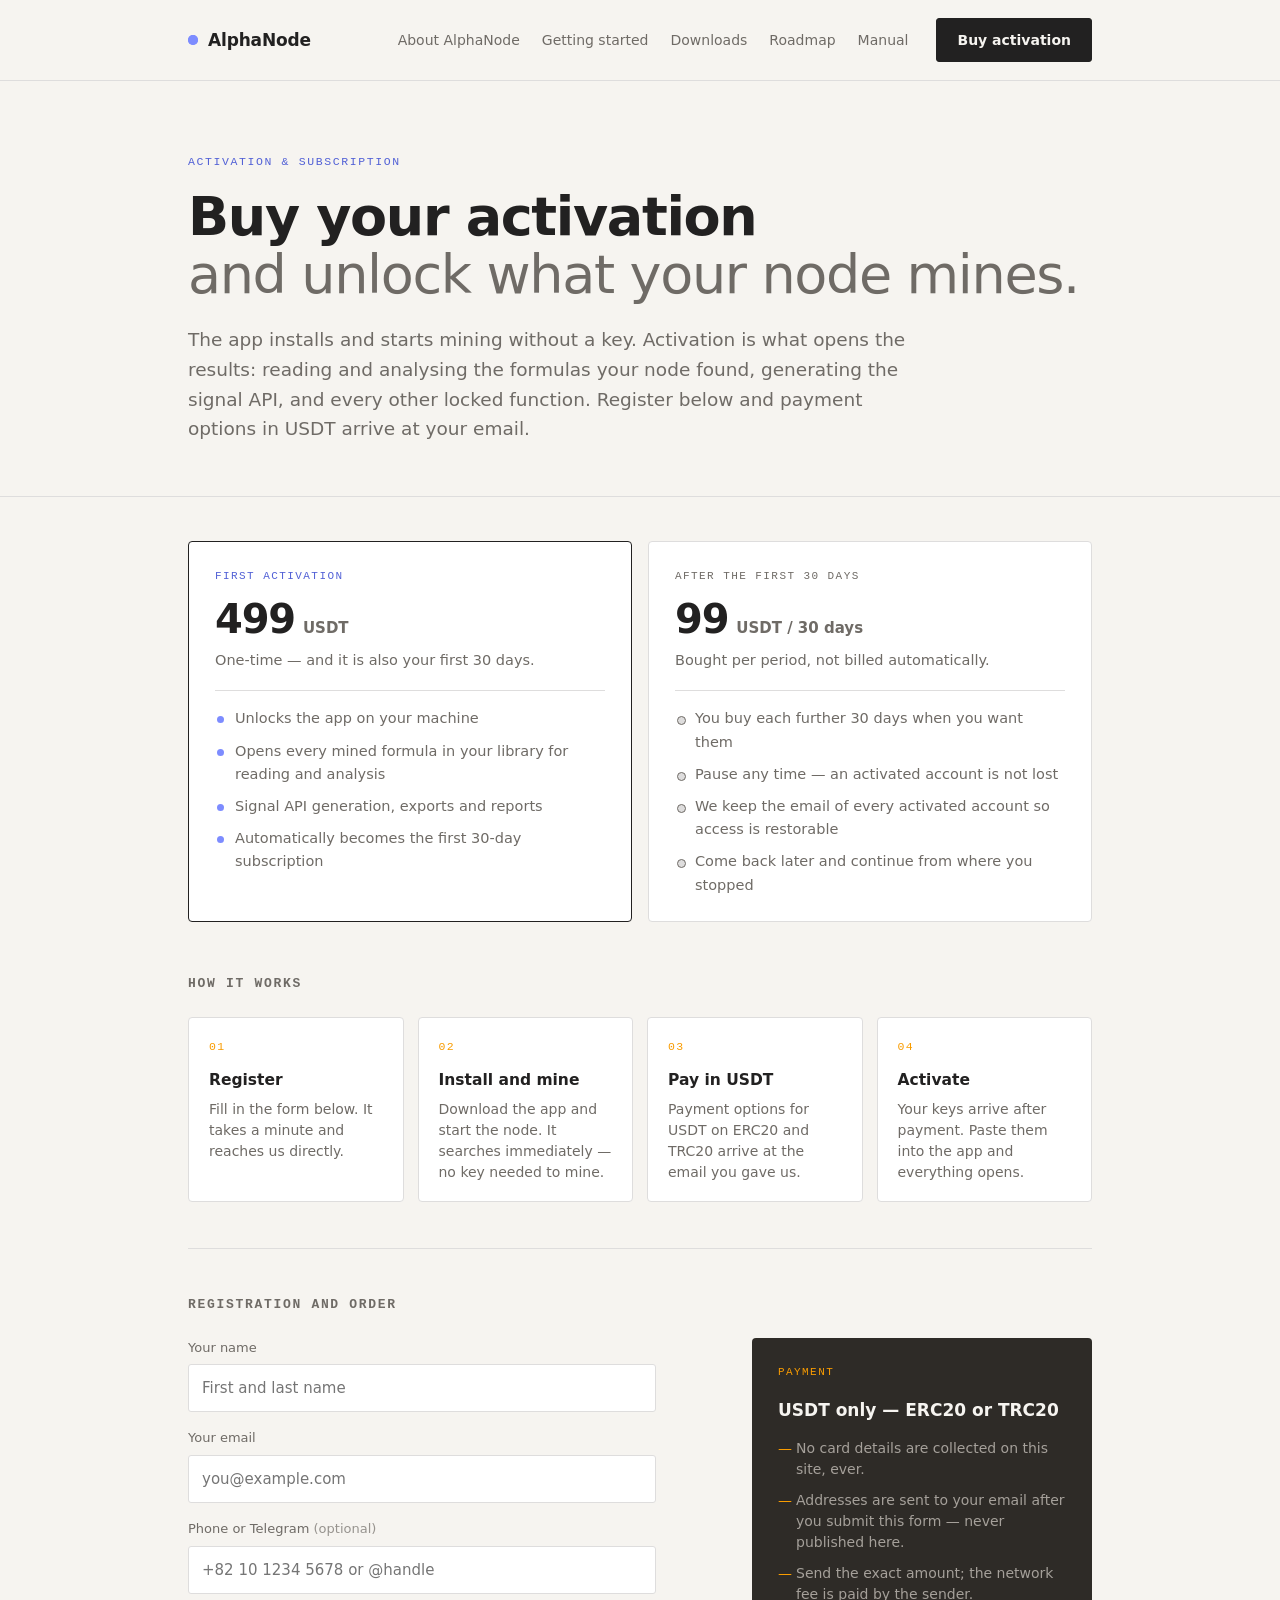
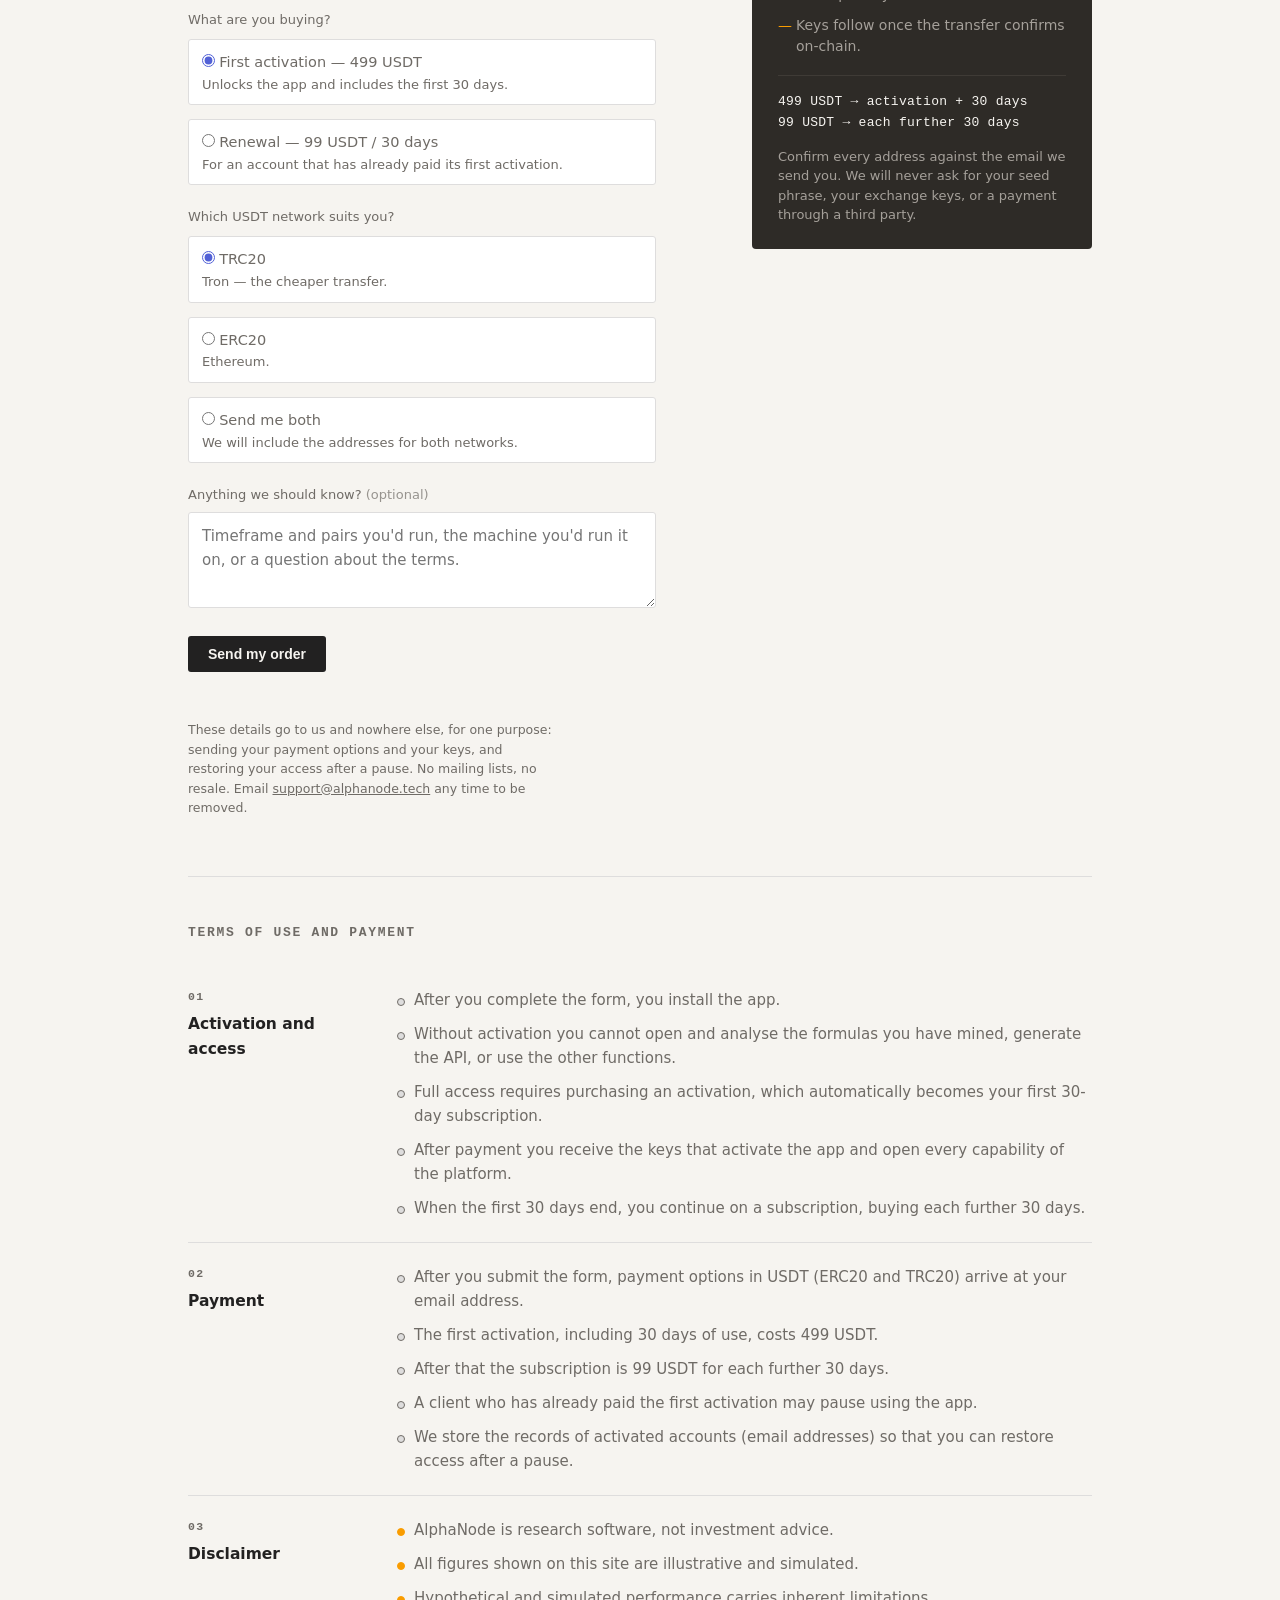
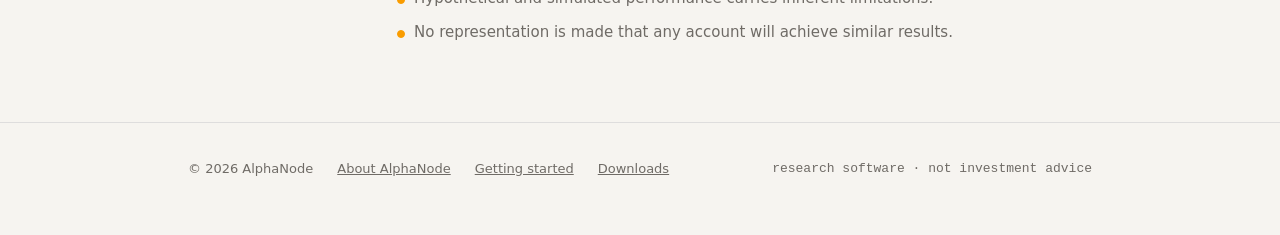
<file: site/buy.html>
<!doctype html>
<html lang="en">
<head>
<meta charset="utf-8">
<meta name="viewport" content="width=device-width, initial-scale=1">
<meta name="color-scheme" content="light">
<title>Buy activation — AlphaNode</title>
<meta name="description" content="Activate AlphaNode: 499 USDT for the first activation and 30 days, then 99 USDT per 30 days. Register below and payment options in USDT (ERC20 and TRC20) arrive by email.">
<link rel="icon" href="/favicon.svg" type="image/svg+xml">
<link rel="icon" href="/favicon-32.png" sizes="32x32" type="image/png">
<link rel="apple-touch-icon" href="/apple-touch-icon.png">
<meta property="og:type" content="website">
<meta property="og:site_name" content="AlphaNode">
<meta property="og:title" content="Buy activation — AlphaNode">
<meta property="og:description" content="499 USDT for the first activation and 30 days, then 99 USDT per 30 days. Register and payment options in USDT (ERC20 / TRC20) arrive by email.">
<meta property="og:image" content="https://alphanode.tech/og-card.png">
<meta property="og:url" content="https://alphanode.tech/buy.html">
<meta name="twitter:card" content="summary_large_image">
<style>
/* AlphaNode brand: warm paper, near-black ink, hairline rules, uppercase mono micro-labels,
   periwinkle + orange, graphite bands. Single-theme by design — the paper IS the brand. */
:root{
  --paper:#f6f4f0; --card:#ffffff; --ink:#222121; --mut:#6f6b66;
  --line:#dedddd; --soft:#eae9e6;
  --acc:#7d8cff; --acctext:#5261d6; --orange:#f99c00;
  --green:#1e7f4e; --red:#b3261e; --dark:#2e2b27; --darkline:#3f3b36;
  --darkink:#f6f4f0; --darkmut:#a5a09a;
}
*{box-sizing:border-box}
body{margin:0;background:var(--paper);color:var(--ink);
  font:16px/1.6 system-ui,-apple-system,"Segoe UI",sans-serif}
.mono{font-family:ui-monospace,SFMono-Regular,Menlo,Consolas,monospace}
.wrap{max-width:960px;margin:0 auto;padding:0 28px}
/* padding-block on anything stacked on a .wrap element — a same-specificity `padding: x 0`
   shorthand later in the cascade would zero the side gutters and glue text to the screen edge */
a{color:var(--acctext)}

header{padding-block:72px 52px;border-bottom:1px solid var(--line)}
.eyebrow{font-family:ui-monospace,SFMono-Regular,Menlo,monospace;font-size:11.5px;
  letter-spacing:.14em;text-transform:uppercase;color:var(--acctext);margin:0 0 16px}
h1{font-size:clamp(34px,5.2vw,54px);font-weight:680;letter-spacing:-.025em;line-height:1.07;
  margin:0;text-wrap:balance}
h1 .quiet{color:var(--mut);font-weight:500}
.lead{color:var(--mut);font-size:18.5px;max-width:62ch;margin:22px 0 0}

/* ---- price cards ---- */
.prices{display:grid;grid-template-columns:1fr 1fr;gap:16px;padding-block:44px}
.price{background:var(--card);border:1px solid var(--line);border-radius:4px;padding:26px 26px 24px;
  display:flex;flex-direction:column}
.price.first{border-color:var(--ink)}
.price .tag{font-family:ui-monospace,SFMono-Regular,Menlo,monospace;font-size:11px;
  letter-spacing:.13em;text-transform:uppercase;color:var(--mut);margin:0 0 14px}
.price.first .tag{color:var(--acctext)}
.price .amt{font-size:40px;font-weight:680;letter-spacing:-.03em;line-height:1;
  display:flex;align-items:baseline;gap:8px}
.price .amt span{font-size:15px;font-weight:550;color:var(--mut);letter-spacing:0}
.price .per{margin:10px 0 0;color:var(--mut);font-size:14.5px}
.price ul{list-style:none;margin:18px 0 0;padding:16px 0 0;border-top:1px solid var(--line)}
.price li{position:relative;padding-left:20px;margin:0 0 9px;font-size:14.5px;color:var(--mut)}
.price li:last-child{margin-bottom:0}
.price li::before{content:"";position:absolute;left:2px;top:.62em;width:7px;height:7px;
  border-radius:50%;background:var(--acc)}
.price.renew li::before{background:var(--line);border:1px solid var(--mut)}

/* ---- how it works ---- */
.flow{padding-block:8px 46px}
.flow h2,.terms h2,.formsec h2{font-size:13px;font-family:ui-monospace,SFMono-Regular,Menlo,monospace;
  letter-spacing:.13em;text-transform:uppercase;color:var(--mut);font-weight:550;margin:0 0 22px}
.steps{display:grid;grid-template-columns:repeat(4,1fr);gap:14px;counter-reset:s}
.step{background:var(--card);border:1px solid var(--line);border-radius:4px;padding:20px 20px 18px;
  counter-increment:s}
.step::before{content:counter(s,decimal-leading-zero);display:block;
  font-family:ui-monospace,SFMono-Regular,Menlo,monospace;font-size:11.5px;letter-spacing:.12em;
  color:var(--orange);margin-bottom:12px}
.step b{display:block;font-weight:600;font-size:15.5px;margin-bottom:6px}
.step p{margin:0;color:var(--mut);font-size:14px;line-height:1.5}

/* ---- form ---- */
.formsec{border-top:1px solid var(--line);padding-block:46px}
.formgrid{display:grid;grid-template-columns:minmax(0,1fr) minmax(0,340px);gap:44px;align-items:start}
.req{max-width:46ch}
.req label{display:block;font-size:13px;color:var(--mut);margin:0 0 6px}
.req input[type=text],.req input[type=email],.req input[type=tel],.req textarea{
  width:100%;box-sizing:border-box;background:var(--card);
  border:1px solid var(--line);border-radius:3px;padding:11px 13px;font:inherit;font-size:15px;
  color:var(--ink)}
.req input:focus,.req textarea:focus{outline:none;border-color:var(--acc);
  box-shadow:0 0 0 3px rgba(125,140,255,.18)}
.req textarea{resize:vertical;min-height:76px}
.req .gap{margin-top:16px}
.req .btn{margin-top:20px;border:0}
.req .btn[disabled]{opacity:.55;cursor:progress}
.req .hp{position:absolute;left:-9999px;width:1px;height:1px;overflow:hidden}
/* radio rows: the choice is part of the order, so it reads as a field, not as decoration */
.opts{display:grid;gap:8px;margin-top:2px}
.opt{display:flex;align-items:flex-start;gap:10px;background:var(--card);border:1px solid var(--line);
  border-radius:3px;padding:11px 13px;cursor:pointer}
.opt:hover{border-color:var(--mut)}
.opt input{margin:3px 0 0;accent-color:var(--acctext);flex:none}
.opt:focus-within{border-color:var(--acc);box-shadow:0 0 0 3px rgba(125,140,255,.18)}
.opt .ot{font-size:14.5px;line-height:1.35}
.opt .oh{color:var(--mut);font-size:13px;display:block;margin-top:2px}
.req-msg{margin-top:14px;font-size:14px;min-height:1.2em}
.req-msg.ok{color:var(--green)}
.req-msg.err{color:var(--red)}
.req-done{background:var(--soft);border:1px solid var(--line);border-radius:4px;padding:20px 22px;
  max-width:46ch;outline:none}
.req-done b{display:block;margin-bottom:8px;font-size:17px}
.req-done p{margin:0 0 10px;color:var(--mut);font-size:14.5px}
.req-done p:last-child{margin-bottom:0}
.req-privacy{margin-top:18px;font-size:12.5px;line-height:1.55;color:var(--mut);max-width:46ch}
.req-privacy a{color:var(--mut)}
/* a browser that cannot run the submit handler must never see the fields: with no handler the
   form's only behaviour is a plain GET that puts the buyer's details in the URL */
.req-noscript{background:var(--soft);border:1px solid var(--line);border-radius:4px;
  padding:18px 20px;max-width:46ch;font-size:14.5px}
.req-noscript p{margin:0;color:var(--mut)}

/* side panel next to the form */
.aside{background:var(--dark);border-radius:4px;padding:26px 26px 24px;color:var(--darkink);
  position:sticky;top:24px}
.aside .tag{font-family:ui-monospace,SFMono-Regular,Menlo,monospace;font-size:11px;
  letter-spacing:.13em;text-transform:uppercase;color:var(--orange);margin:0 0 16px}
.aside h3{margin:0 0 14px;font-size:17px;font-weight:620}
.aside ul{list-style:none;margin:0;padding:0}
.aside li{position:relative;padding-left:18px;margin:0 0 10px;color:var(--darkmut);font-size:14px;
  line-height:1.5}
.aside li:last-child{margin-bottom:0}
.aside li::before{content:"—";position:absolute;left:0;color:var(--orange)}
.aside .sep{border-top:1px solid var(--darkline);margin:18px 0 16px}
.aside .net{font-family:ui-monospace,SFMono-Regular,Menlo,monospace;font-size:13px;
  color:var(--darkink);letter-spacing:.02em}
.aside .netnote{margin:8px 0 0;color:var(--darkmut);font-size:13px;line-height:1.5}

/* ---- terms ---- */
.terms{border-top:1px solid var(--line);padding-block:46px 56px}
.tblock{display:grid;grid-template-columns:180px minmax(0,1fr);gap:14px 28px;padding:22px 0;
  border-top:1px solid var(--line)}
.tblock:first-of-type{border-top:0}
.tblock h3{margin:0;font-size:15.5px;font-weight:620}
.tblock .n{font-family:ui-monospace,SFMono-Regular,Menlo,monospace;font-size:11.5px;
  letter-spacing:.12em;color:var(--mut);display:block;margin-bottom:6px}
.tblock ul{list-style:none;margin:0;padding:0}
.tblock li{position:relative;padding-left:18px;margin:0 0 10px;color:var(--mut);font-size:15px}
.tblock li:last-child{margin-bottom:0}
.tblock li::before{content:"";position:absolute;left:1px;top:.66em;width:6px;height:6px;
  border-radius:50%;background:var(--line);border:1px solid var(--mut)}
.tblock.risk li::before{background:var(--orange);border-color:var(--orange)}

footer{border-top:1px solid var(--line);padding:36px 0 56px;color:var(--mut);font-size:13px}
.foot-row{display:flex;gap:24px;flex-wrap:wrap;align-items:center}

@media (max-width:860px){
  .prices{grid-template-columns:1fr}
  .steps{grid-template-columns:1fr 1fr}
  .formgrid{grid-template-columns:1fr;gap:32px}
  .aside{position:static}
}
@media (max-width:560px){
  .steps{grid-template-columns:1fr}
  .tblock{grid-template-columns:1fr;gap:10px}
}

nav{border-bottom:1px solid var(--line)}
.nav-in{display:flex;align-items:center;gap:28px;padding-block:18px}
.nav-in .btn{white-space:nowrap}
.nav-logo{display:flex;align-items:center;gap:10px;font-weight:650;font-size:17px;letter-spacing:-.01em;text-decoration:none;color:var(--ink)}
.nav-links{display:flex;gap:22px;margin-left:auto}
.nav-links a{color:var(--mut);text-decoration:none;font-size:14px}
.nav-links a:hover{color:var(--ink)}
.dot{width:10px;height:10px;overflow:visible;flex:none}
.dot circle{fill:var(--acc);transform-box:fill-box;transform-origin:center}
.dot rect{fill:var(--acc);transform-box:fill-box;transform-origin:center;transform:scaleX(0);
  animation:dot-link 6s ease-in-out infinite}
.dot .da{animation:dot-split-a 6s ease-in-out infinite}
.dot .db{animation:dot-split-b 6s ease-in-out infinite}
@keyframes dot-split-a{0%,74%{transform:translateX(0) scale(1)}18%,58%{transform:translateX(-5.5px) scale(.82)}82%,100%{transform:scale(1)}88%{transform:scale(1.22)}}
@keyframes dot-split-b{0%,74%{transform:translateX(0) scale(1)}18%,58%{transform:translateX(5.5px) scale(.82)}82%,100%{transform:scale(1)}88%{transform:scale(1.22)}}
@keyframes dot-link{0%,20%{transform:scaleX(0)}32%,54%{transform:scaleX(1)}66%,100%{transform:scaleX(0)}}
@media (prefers-reduced-motion: reduce){.dot .da,.dot .db,.dot rect{animation:none}}
.btn{display:inline-block;background:var(--ink);color:var(--paper);border:1px solid var(--ink);
  border-radius:3px;padding:10px 20px;font-size:14px;font-weight:550;text-decoration:none;cursor:pointer}
.btn:hover{opacity:.85}
@media (max-width:560px){.nav-links{display:none}.nav-in > .btn{margin-left:auto}
  .nav-in{gap:14px}
  .nav-in .btn{padding:9px 12px;font-size:13px}
}
</style>
</head>
<body data-api="https://api.alphanode.tech">

<nav>
  <div class="wrap nav-in">
    <a class="nav-logo" href="index.html"><svg class="dot" viewBox="0 0 9 9" aria-hidden="true"><rect x="-1.5" y="3.75" width="12" height="1.5" rx=".75"/><circle class="da" cx="4.5" cy="4.5" r="4.5"/><circle class="db" cx="4.5" cy="4.5" r="4.5"/></svg>AlphaNode</a>
    <div class="nav-links">
      <a href="index.html">About AlphaNode</a>
      <a href="start.html">Getting started</a>
      <a href="download.html">Downloads</a>
      <a href="roadmap.html">Roadmap</a>
      <a href="manual.html">Manual</a>
    </div>
    <a class="btn" href="#order">Buy activation</a>
  </div>
</nav>

<header>
  <div class="wrap">
    <p class="eyebrow">Activation &amp; subscription</p>
    <h1>Buy your activation<br><span class="quiet">and unlock what your node mines.</span></h1>
    <p class="lead">The app installs and starts mining without a key. Activation is what opens
      the results: reading and analysing the formulas your node found, generating the signal
      API, and every other locked function. Register below and payment options in USDT arrive
      at your email.</p>
  </div>
</header>

<div class="wrap">

  <section class="prices">
    <div class="price first">
      <p class="tag">First activation</p>
      <div class="amt">499 <span>USDT</span></div>
      <p class="per">One-time — and it is also your first 30 days.</p>
      <ul>
        <li>Unlocks the app on your machine</li>
        <li>Opens every mined formula in your library for reading and analysis</li>
        <li>Signal API generation, exports and reports</li>
        <li>Automatically becomes the first 30-day subscription</li>
      </ul>
    </div>
    <div class="price renew">
      <p class="tag">After the first 30 days</p>
      <div class="amt">99 <span>USDT / 30 days</span></div>
      <p class="per">Bought per period, not billed automatically.</p>
      <ul>
        <li>You buy each further 30 days when you want them</li>
        <li>Pause any time — an activated account is not lost</li>
        <li>We keep the email of every activated account so access is restorable</li>
        <li>Come back later and continue from where you stopped</li>
      </ul>
    </div>
  </section>

  <section class="flow">
    <h2>How it works</h2>
    <div class="steps">
      <div class="step">
        <b>Register</b>
        <p>Fill in the form below. It takes a minute and reaches us directly.</p>
      </div>
      <div class="step">
        <b>Install and mine</b>
        <p>Download the app and start the node. It searches immediately — no key needed to mine.</p>
      </div>
      <div class="step">
        <b>Pay in USDT</b>
        <p>Payment options for USDT on ERC20 and TRC20 arrive at the email you gave us.</p>
      </div>
      <div class="step">
        <b>Activate</b>
        <p>Your keys arrive after payment. Paste them into the app and everything opens.</p>
      </div>
    </div>
  </section>

  <section class="formsec" id="order">
    <h2>Registration and order</h2>
    <div class="formgrid">
      <div>
        <noscript>
          <div class="req-noscript">
            <p>This form needs JavaScript to submit securely. Enable it, or email
              <a href="mailto:support@alphanode.tech">support@alphanode.tech</a> with your name
              and which plan you want — a person answers either way.</p>
          </div>
        </noscript>
        <form class="req" id="buy-form" novalidate>
          <label for="buy-name">Your name</label>
          <input id="buy-name" name="name" type="text" autocomplete="name"
                 placeholder="First and last name" required>

          <div class="gap">
            <label for="buy-email">Your email</label>
            <input id="buy-email" name="email" type="email" autocomplete="email"
                   placeholder="you@example.com" required>
          </div>

          <div class="gap">
            <label for="buy-phone">Phone or Telegram <span style="opacity:.7">(optional)</span></label>
            <input id="buy-phone" name="phone" type="tel" inputmode="tel" autocomplete="tel"
                   placeholder="+82 10 1234 5678 or @handle">
          </div>

          <fieldset class="gap" style="border:0;padding:0;margin-inline:0">
            <legend style="font-size:13px;color:var(--mut);padding:0;margin-bottom:6px">What are you buying?</legend>
            <div class="opts">
              <label class="opt">
                <input type="radio" name="plan" value="first" checked>
                <span class="ot">First activation — 499 USDT
                  <span class="oh">Unlocks the app and includes the first 30 days.</span></span>
              </label>
              <label class="opt">
                <input type="radio" name="plan" value="renew">
                <span class="ot">Renewal — 99 USDT / 30 days
                  <span class="oh">For an account that has already paid its first activation.</span></span>
              </label>
            </div>
          </fieldset>

          <fieldset class="gap" style="border:0;padding:0;margin-inline:0">
            <legend style="font-size:13px;color:var(--mut);padding:0;margin-bottom:6px">Which USDT network suits you?</legend>
            <div class="opts">
              <label class="opt">
                <input type="radio" name="network" value="TRC20" checked>
                <span class="ot">TRC20 <span class="oh">Tron — the cheaper transfer.</span></span>
              </label>
              <label class="opt">
                <input type="radio" name="network" value="ERC20">
                <span class="ot">ERC20 <span class="oh">Ethereum.</span></span>
              </label>
              <label class="opt">
                <input type="radio" name="network" value="either">
                <span class="ot">Send me both <span class="oh">We will include the addresses for both networks.</span></span>
              </label>
            </div>
          </fieldset>

          <div class="gap">
            <label for="buy-note">Anything we should know? <span style="opacity:.7">(optional)</span></label>
            <textarea id="buy-note" name="note" rows="3"
                      placeholder="Timeframe and pairs you'd run, the machine you'd run it on, or a question about the terms."></textarea>
          </div>

          <!-- honeypot. The name is deliberately meaningless: a field called "website" is a real
               identity-manager field, so autofill could fill it and drop a real buyer as a bot. -->
          <input class="hp" type="text" name="hp_ref2" tabindex="-1" autocomplete="off"
                 aria-hidden="true" data-1p-ignore data-lpignore="true">

          <button class="btn" type="submit" id="buy-btn">Send my order</button>
          <p class="req-msg" id="buy-msg" role="status" aria-live="polite"></p>
        </form>
        <p class="req-privacy">These details go to us and nowhere else, for one purpose: sending
          your payment options and your keys, and restoring your access after a pause. No mailing
          lists, no resale. Email
          <a href="mailto:support@alphanode.tech">support@alphanode.tech</a> any time to be
          removed.</p>
      </div>

      <aside class="aside">
        <p class="tag">Payment</p>
        <h3>USDT only — ERC20 or TRC20</h3>
        <ul>
          <li>No card details are collected on this site, ever.</li>
          <li>Addresses are sent to your email after you submit this form — never published here.</li>
          <li>Send the exact amount; the network fee is paid by the sender.</li>
          <li>Keys follow once the transfer confirms on-chain.</li>
        </ul>
        <div class="sep"></div>
        <p class="net">499 USDT → activation + 30 days<br>99 USDT → each further 30 days</p>
        <p class="netnote">Confirm every address against the email we send you. We will never ask
          for your seed phrase, your exchange keys, or a payment through a third party.</p>
      </aside>
    </div>
  </section>

  <section class="terms">
    <h2>Terms of use and payment</h2>

    <div class="tblock">
      <h3><span class="n">01</span>Activation and access</h3>
      <ul>
        <li>After you complete the form, you install the app.</li>
        <li>Without activation you cannot open and analyse the formulas you have mined,
            generate the API, or use the other functions.</li>
        <li>Full access requires purchasing an activation, which automatically becomes your
            first 30-day subscription.</li>
        <li>After payment you receive the keys that activate the app and open every capability
            of the platform.</li>
        <li>When the first 30 days end, you continue on a subscription, buying each further
            30 days.</li>
      </ul>
    </div>

    <div class="tblock">
      <h3><span class="n">02</span>Payment</h3>
      <ul>
        <li>After you submit the form, payment options in USDT (ERC20 and TRC20) arrive at
            your email address.</li>
        <li>The first activation, including 30 days of use, costs 499 USDT.</li>
        <li>After that the subscription is 99 USDT for each further 30 days.</li>
        <li>A client who has already paid the first activation may pause using the app.</li>
        <li>We store the records of activated accounts (email addresses) so that you can
            restore access after a pause.</li>
      </ul>
    </div>

    <div class="tblock risk">
      <h3><span class="n">03</span>Disclaimer</h3>
      <ul>
        <li>AlphaNode is research software, not investment advice.</li>
        <li>All figures shown on this site are illustrative and simulated.</li>
        <li>Hypothetical and simulated performance carries inherent limitations.</li>
        <li>No representation is made that any account will achieve similar results.</li>
      </ul>
    </div>
  </section>

</div>

<footer>
  <div class="wrap">
    <div class="foot-row">
      <span>© 2026 AlphaNode</span>
      <a href="index.html" style="color:var(--mut)">About AlphaNode</a>
      <a href="start.html" style="color:var(--mut)">Getting started</a>
      <a href="download.html" style="color:var(--mut)">Downloads</a>
      <span style="margin-left:auto" class="mono">research software · not investment advice</span>
    </div>
  </div>
</footer>

<script>
// Order form -> AlphaHub's /request-access. Its own <script> on purpose: nothing else on this
// page may take the submit handler down with it — a form with no handler is a form that does a
// plain GET and puts the buyer's details in the URL.
(function () {
  var form = document.getElementById('buy-form');
  if (!form) return;
  var btn = document.getElementById('buy-btn');
  var msg = document.getElementById('buy-msg');
  var local = location.protocol === 'file:' ||
              /^(localhost|127\.0\.0\.1|\[::1\])$/.test(location.hostname);
  var API = local ? 'http://127.0.0.1:8790'
                  : (document.body.getAttribute('data-api') || 'https://api.alphanode.tech');

  function say(text, kind) { msg.textContent = text; msg.className = 'req-msg' + (kind ? ' ' + kind : ''); }
  // form.elements[...], never form.<field>: HTMLFormElement already owns a `name` property, so
  // form.name is the form's own attribute and never the input we just added.
  function val(field) { return (form.elements[field].value || '').trim(); }
  function picked(field) {
    var g = form.elements[field];
    if (!g) return '';
    if (g.value !== undefined && !g.length) return g.value;   // a lone radio has no .length
    for (var i = 0; i < g.length; i++) if (g[i].checked) return g[i].value;
    return '';
  }
  function fieldError(field, text) {
    // the error lands on the field, not only on the shared line: the shared line differs from
    // "Sending…" by colour alone, and colour is not a signal everyone receives
    var el = form.elements[field];
    el.setAttribute('aria-invalid', 'true');
    el.setAttribute('aria-describedby', 'buy-msg');
    say('Error: ' + text, 'err');
    el.focus();
  }

  form.addEventListener('submit', function (e) {
    e.preventDefault();
    for (var i = 0; i < form.elements.length; i++) form.elements[i].removeAttribute('aria-invalid');
    var name = val('name');
    var email = val('email');
    var phone = val('phone');
    if (!name) { fieldError('name', 'Enter your name.'); return; }
    if (!email || email.indexOf('@') < 1) { fieldError('email', 'Enter a valid email address.'); return; }
    // Optional, so an empty box is fine — but a stray "12" is a typo, not a number we can call.
    // A Telegram handle is a legitimate answer here, so only digit-ish input is checked.
    if (phone && !/^@|[a-z]/i.test(phone) && (phone.match(/\d/g) || []).length < 5) {
      fieldError('phone', 'Enter a full phone number or a Telegram handle, or leave it empty.'); return;
    }
    var plan = picked('plan') === 'renew' ? 'renewal 99 USDT / 30 days'
                                          : 'first activation 499 USDT (incl. 30 days)';
    var net = picked('network');
    // The order lives in `note`: the hub's waitlist row is the record the operator reads with
    // `admin requests`, so the plan and network must travel inside a field it already stores.
    var order = 'ORDER: ' + plan + ' · network: ' + net;
    var extra = val('note');
    btn.disabled = true;
    say('Sending…');
    // a hung connection must not park the button on "Sending…" forever
    var ctrl = ('AbortController' in window) ? new AbortController() : null;
    var timer = ctrl && setTimeout(function () { ctrl.abort(); }, 15000);
    fetch(API + '/request-access', {
      method: 'POST',
      headers: { 'Content-Type': 'application/json' },
      signal: ctrl ? ctrl.signal : undefined,
      body: JSON.stringify({ name: name, email: email, phone: phone,
                             note: order + (extra ? '\n' + extra : ''),
                             website: val('hp_ref2') })
    }).then(function (r) {
      // two-argument then, not .catch: success and network failure are separate branches, so a
      // hiccup while rendering the confirmation cannot report "could not reach the server"
      // about a request the server already committed
      if (timer) clearTimeout(timer);
      if (r.status === 422) { btn.disabled = false; fieldError('email', 'Enter a valid email address.'); return; }
      if (r.status === 429) {
        btn.disabled = false;
        say('Error: too many requests from your network right now. Try again in an hour, or ' +
            'email support@alphanode.tech.', 'err');
        return;
      }
      if (!r.ok) {
        btn.disabled = false;
        say('Error: the server had a problem (HTTP ' + r.status + '). Try again in a minute, ' +
            'or email support@alphanode.tech.', 'err');
        return;
      }
      // Replace the form outright: a still-editable form after success invites a second order.
      // The confirmation takes focus and role=status itself — the live region above sits inside
      // the form and leaves the page with it.
      var done = document.createElement('div');
      done.className = 'req-done';
      done.setAttribute('role', 'status');
      done.setAttribute('tabindex', '-1');
      done.innerHTML = '<b>Order received.</b>' +
        '<p>Payment options in USDT (ERC20 and TRC20) are on their way to <b style="display:inline">' +
        email.replace(/[<>&]/g, '') + '</b>. Check spam if it is not there within a few hours.</p>' +
        '<p>Nothing stops you from starting now: <a href="download.html">download the app</a> ' +
        'and let the node mine. Your keys unlock everything it has found by then.</p>';
      form.replaceWith(done);
      done.focus();
    }, function () {
      if (timer) clearTimeout(timer);
      btn.disabled = false;
      say('Error: could not reach the server. Check your connection and try again, or email ' +
          'support@alphanode.tech.', 'err');
    });
  });
})();
</script>
</body>
</html>
</file>
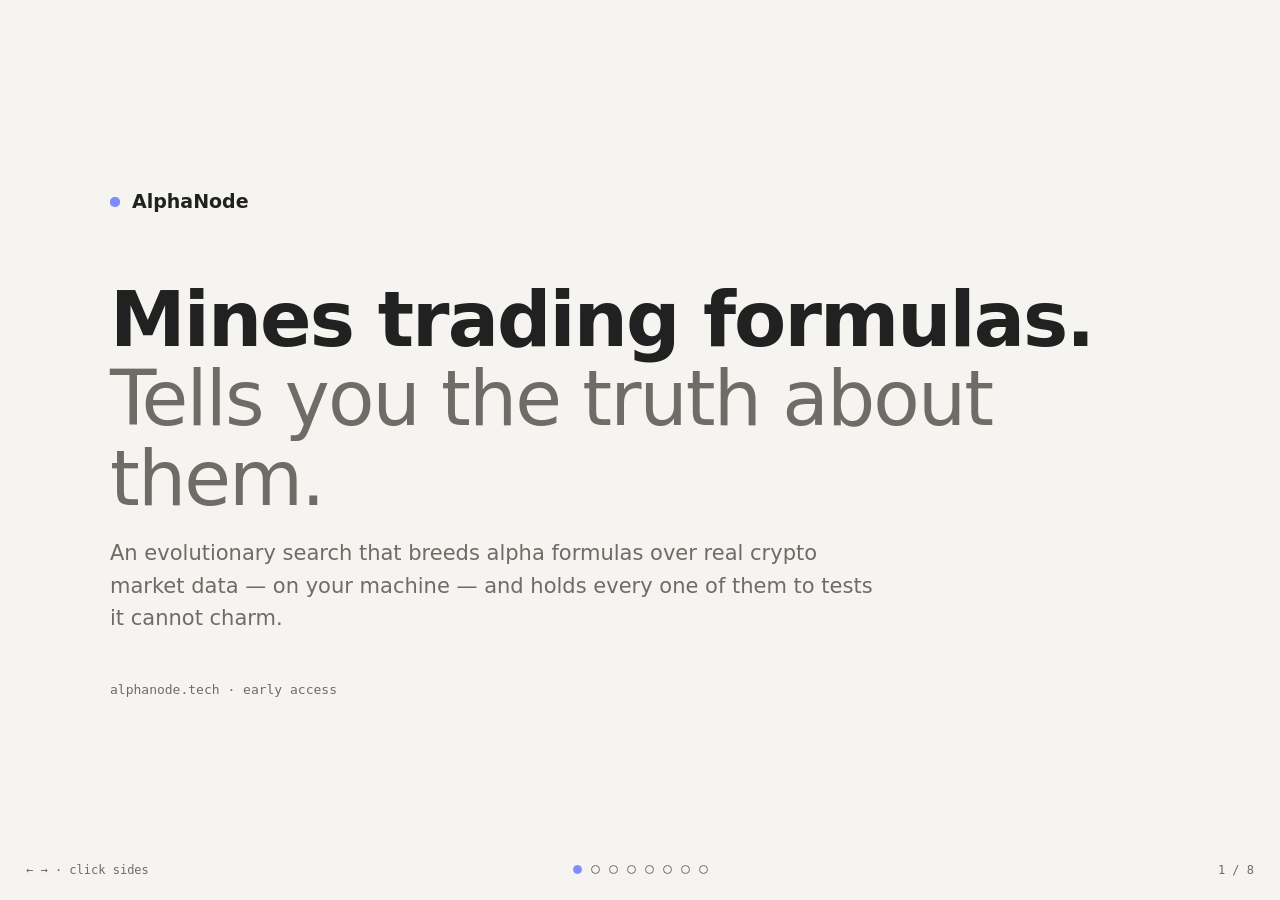
<file: site/deck.html>
<!doctype html>
<html lang="en">
<head>
<meta charset="utf-8">
<meta name="viewport" content="width=device-width, initial-scale=1">
<meta name="robots" content="noindex">
<title>AlphaNode — the deck</title>
<link rel="icon" href="/favicon.svg" type="image/svg+xml">
<link rel="icon" href="/favicon-32.png" sizes="32x32" type="image/png">
<link rel="apple-touch-icon" href="/apple-touch-icon.png">
<meta property="og:type" content="website">
<meta property="og:site_name" content="AlphaNode">
<meta property="og:title" content="AlphaNode — the deck">
<meta property="og:description" content="AlphaNode breeds trading formulas with an evolutionary search and holds them to honest out-of-sample tests.">
<meta property="og:image" content="https://alphanode.tech/og-card.png">
<meta property="og:url" content="https://alphanode.tech/deck.html">
<meta name="twitter:card" content="summary_large_image">
<style>
/* AlphaNode brand, verbatim from the site: warm paper, near-black ink, hairline lines,
   uppercase mono micro-labels, periwinkle + orange, one graphite slide. Single-theme by
   design — the paper IS the brand — so every surface paints its own color explicitly. */
:root{
  --paper:#f6f4f0; --card:#ffffff; --ink:#222121; --mut:#6f6b66;
  --line:#dedddd; --soft:#eae9e6;
  --acc:#7d8cff; --acctext:#5261d6; --orange:#f99c00;
  --green:#1e7f4e; --red:#c14b36;
  --dark:#2e2b27; --darkline:#3f3b36; --darkink:#f6f4f0; --darkmut:#a5a09a; --darkacc:#bfd1ff;
}
*{box-sizing:border-box}
html,body{height:100%}
body{margin:0;background:var(--paper);color:var(--ink);
  font:16px/1.55 system-ui,-apple-system,"Segoe UI",sans-serif;overflow:hidden}
.mono{font-family:ui-monospace,SFMono-Regular,Menlo,Consolas,monospace}

.deck{position:fixed;inset:0}
.slide{position:absolute;inset:0;display:flex;align-items:center;justify-content:center;
  padding:6vh 7vw;visibility:hidden;opacity:0;transform:translateX(24px);
  transition:opacity .35s ease,transform .35s ease,visibility 0s .35s;background:var(--paper)}
.slide.on{visibility:visible;opacity:1;transform:none;transition:opacity .35s ease,transform .35s ease}
@media (prefers-reduced-motion: reduce){.slide{transition:none!important;transform:none!important}}
.inner{width:min(1060px,100%)}

.eyebrow{font-family:ui-monospace,SFMono-Regular,Menlo,monospace;font-size:12px;
  letter-spacing:.14em;text-transform:uppercase;color:var(--acctext);margin:0 0 22px}
h1{font-size:clamp(40px,6vw,76px);font-weight:680;letter-spacing:-.025em;line-height:1.05;
  margin:0;text-wrap:balance}
h1 .quiet{color:var(--mut);font-weight:500}
h2{font-size:clamp(30px,4.2vw,52px);font-weight:660;letter-spacing:-.022em;line-height:1.1;
  margin:0 0 26px;text-wrap:balance}
.lead{color:var(--mut);font-size:clamp(17px,1.7vw,21px);max-width:58ch;margin:18px 0 0}
.big{font-size:clamp(19px,2vw,24px);line-height:1.5;max-width:54ch;margin:0}

.logo{display:flex;align-items:center;gap:12px;font-weight:650;font-size:19px;margin-bottom:7vh}
.dot{width:10px;height:10px;overflow:visible;flex:none}
.dot circle{fill:var(--acc);transform-box:fill-box;transform-origin:center}
.dot rect{fill:var(--acc);transform-box:fill-box;transform-origin:center;transform:scaleX(0);
  animation:dot-link 6s ease-in-out infinite}
.dot .da{animation:dot-split-a 6s ease-in-out infinite}
.dot .db{animation:dot-split-b 6s ease-in-out infinite}
/* the brand dot lives the roadmap: one node divides, a link forms between the pair, and they
   merge back into one with a pulse — mitosis of a network, on loop. The global reduced-motion
   rule parks all three parts, which lands as the plain still dot. */
@keyframes dot-split-a{0%,74%{transform:translateX(0) scale(1)}18%,58%{transform:translateX(-5.5px) scale(.82)}82%,100%{transform:scale(1)}88%{transform:scale(1.22)}}
@keyframes dot-split-b{0%,74%{transform:translateX(0) scale(1)}18%,58%{transform:translateX(5.5px) scale(.82)}82%,100%{transform:scale(1)}88%{transform:scale(1.22)}}
@keyframes dot-link{0%,20%{transform:scaleX(0)}32%,54%{transform:scaleX(1)}66%,100%{transform:scaleX(0)}}
@media (prefers-reduced-motion: reduce){.dot .da,.dot .db,.dot rect{animation:none}}

.rows{margin-top:40px;display:flex;flex-direction:column}
.row{display:grid;grid-template-columns:130px 1fr;gap:26px;padding:20px 0;border-top:1px solid var(--line);align-items:baseline}
.row:last-child{border-bottom:1px solid var(--line)}
.row .k{font-family:ui-monospace,SFMono-Regular,Menlo,monospace;font-size:12px;
  letter-spacing:.12em;text-transform:uppercase;color:var(--acctext)}
.row p{margin:0;color:var(--mut);font-size:clamp(15.5px,1.5vw,18px)}
.row p b{color:var(--ink);font-weight:600}

.slide.dark{background:var(--dark);color:var(--darkink)}
.slide.dark .eyebrow{color:var(--orange)}
.slide.dark h2{color:var(--darkink)}
.slide.dark .row{border-color:var(--darkline)}
.slide.dark .row .k{color:var(--orange)}
.slide.dark .row p{color:var(--darkmut)}
.slide.dark .row p b{color:var(--darkink)}
.slide.dark .big{color:var(--darkmut)}
.slide.dark .big b{color:var(--darkink)}

.term{background:#262421;border:1px solid var(--darkline);border-radius:5px;margin-top:36px;
  font-family:ui-monospace,SFMono-Regular,Menlo,Consolas,monospace;font-size:clamp(12px,1.25vw,14.5px);
  line-height:1.8;color:var(--darkink);overflow-x:auto}
.term .bar{display:flex;justify-content:space-between;gap:16px;padding:10px 18px;
  border-bottom:1px solid var(--darkline);color:var(--darkmut);font-size:.86em;letter-spacing:.08em}
.term pre{margin:0;padding:14px 18px 18px;white-space:pre}
.term .h{color:var(--darkmut)}
.term .g{color:#5abd8c}
.term .r{color:#e57a63}
.term .a{color:var(--darkacc)}
.term .o{color:var(--orange)}

.foot-note{margin-top:5vh;color:var(--mut);font-size:13px}
.slide.dark .foot-note{color:var(--darkmut)}

.nav{position:fixed;left:0;right:0;bottom:26px;display:flex;justify-content:center;gap:9px;z-index:5}
.nav button{width:9px;height:9px;border-radius:50%;border:1px solid var(--mut);background:transparent;
  padding:0;cursor:pointer}
.nav button.on{background:var(--acc);border-color:var(--acc)}
.nav button:focus-visible{outline:2px solid var(--acc);outline-offset:3px}
.count{position:fixed;right:26px;bottom:20px;color:var(--mut);font-size:12px;z-index:5}
.hint{position:fixed;left:26px;bottom:20px;color:var(--mut);font-size:12px;z-index:5}
.tap{position:fixed;top:0;bottom:70px;width:34%;z-index:4;cursor:pointer;background:none;border:0;padding:0}
.tap:focus-visible{outline:2px solid var(--acc);outline-offset:-4px}
.tap.prev{left:0}.tap.next{right:0}

@page{size:13.333in 7.5in;margin:0}
@media print{
  body{overflow:visible;background:var(--paper)}
  .deck{position:static}
  .slide{position:relative;inset:auto;visibility:visible;opacity:1;transform:none;
    height:100vh;page-break-after:always;padding:8vh 8vw}
  .nav,.count,.hint,.tap{display:none}
}
@media (max-width:640px){
  .row{grid-template-columns:1fr;gap:6px;padding:16px 0}
  .slide{padding:5vh 8vw}
}
</style>

</head>
<body>
<div class="deck" id="deck">

  <!-- 1 · cover -->
  <section class="slide on" role="group" aria-label="Slide 1 of 8">
    <div class="inner">
      <div class="logo"><svg class="dot" viewBox="0 0 9 9" aria-hidden="true"><rect x="-1.5" y="3.75" width="12" height="1.5" rx=".75"/><circle class="da" cx="4.5" cy="4.5" r="4.5"/><circle class="db" cx="4.5" cy="4.5" r="4.5"/></svg>AlphaNode</div>
      <h1>Mines trading formulas.<br><span class="quiet">Tells you the truth about them.</span></h1>
      <p class="lead">An evolutionary search that breeds alpha formulas over real crypto
        market data — on your machine — and holds every one of them to tests it cannot charm.</p>
      <p class="foot-note mono">alphanode.tech · early access</p>
    </div>
  </section>

  <!-- 2 · the problem -->
  <section class="slide" role="group" aria-label="Slide 2 of 8">
    <div class="inner">
      <p class="eyebrow">The problem</p>
      <h2>Backtests flatter.</h2>
      <p class="big">Almost any strategy can be tuned until the past applauds. Then it meets
        tomorrow and dies quietly, taking real money with it.</p>
      <p class="big" style="margin-top:22px">Tweak enough parameters and any chart turns
        green — that is not an edge, that is <b>memorizing history</b>.</p>
      <p class="big" style="margin-top:22px">The hard part of finding alpha was never the
        finding. It is <b>knowing which finds are real</b> — before you trade them.</p>
    </div>
  </section>

  <!-- 3 · what it does -->
  <section class="slide" role="group" aria-label="Slide 3 of 8">
    <div class="inner">
      <p class="eyebrow">What AlphaNode does</p>
      <h2>Evolution, not opinion.</h2>
      <div class="rows">
        <div class="row"><span class="k">breed</span>
          <p>Formulas are <b>small programs</b> built from price, volume and funding —
             <b>200 per generation, 30 generations, ≈ 6,000 candidates a round</b> — mutated
             and crossed like organisms, round after round.</p></div>
        <div class="row"><span class="k">test</span>
          <p>Every candidate trades a <b>fee- and funding-aware simulator</b> over years of
             history on <b>50 liquid crypto pairs</b>, from daily bars down to 15 minutes.
             Weak ones are culled; nothing is hand-picked.</p></div>
        <div class="row"><span class="k">refine</span>
          <p>New rounds <b>warm-start from your champions</b> and mutate around what already
             works; every few rounds the search explores from scratch so it never gets stuck
             on one idea.</p></div>
        <div class="row"><span class="k">keep</span>
          <p>Survivors land in <b>your library</b> with their full record. You press one
             button and read the leaderboard — the machine does the rest.</p></div>
      </div>
    </div>
  </section>

  <!-- 4 · honesty (dark) -->
  <section class="slide dark" role="group" aria-label="Slide 4 of 8">
    <div class="inner">
      <p class="eyebrow">The honesty rules</p>
      <h2>A formula cannot pass<br>by memorizing the answers.</h2>
      <div class="rows">
        <div class="row"><span class="k">two windows</span>
          <p>History is split. A formula's score is the <b>worse of two separate windows</b> —
             shining on one and failing the other counts as failing.</p></div>
        <div class="row"><span class="k">locked test</span>
          <p>A third slice is <b>held out and locked</b>. The search never sees it, never
             selects on it — it only grades the finished formula at the end, pass or fail.</p></div>
        <div class="row"><span class="k">forward track</span>
          <p>Champions then trade <b>live closed bars on paper</b>, appended one by one with a
             deliberate lag — no acting on a bar that has not finished, no editing yesterday.</p></div>
        <div class="row"><span class="k">real costs</span>
          <p>Every simulated trade pays <b>exchange fees and funding</b>. An edge that only
             exists before costs never reaches your screen.</p></div>
      </div>
    </div>
  </section>

  <!-- 5 · what you see -->
  <section class="slide dark" role="group" aria-label="Slide 5 of 8">
    <div class="inner">
      <p class="eyebrow">What you see</p>
      <h2>Honest numbers — including the red ones.</h2>
      <div class="term" role="img" aria-label="AlphaNode status page: leaderboard with fitness and held-out TEST columns, one negative TEST shown honestly, and a forward track line">
        <div class="bar"><span>ALPHANODE · LOCALHOST:8787 — STATUS</span><span>ROUND 19 · 12:09</span></div>
        <pre><span class="h">#   FITNESS   TEST (OOS)   FORMULA</span>
1   <span class="g">+2.41</span>     <span class="g">+1.87</span>        ts_rank(sub(vwap, ema(close,20)), 14)
2   <span class="g">+2.12</span>     <span class="g">+0.94</span>        mul(sign(delta(vol,3)), rank(hl_spread))
3   <span class="g">+1.98</span>     <span class="r">-0.42</span>        <span class="h">← looked great in training. TEST says no.</span>
<span class="h">──────────────────────────────────────────────────</span>
<span class="o">FORWARD</span>  12 champions · live paper · day 34   <span class="a">+3.1%</span></pre>
      </div>
      <p class="big" style="margin-top:28px">The TEST column is graded on data the search
        never touched. <b>When it is red, we show you red.</b></p>
    </div>
  </section>

  <!-- 6 · in the box -->
  <section class="slide" role="group" aria-label="Slide 6 of 8">
    <div class="inner">
      <p class="eyebrow">In the box</p>
      <h2>From first launch to your own pipeline.</h2>
      <div class="rows">
        <div class="row"><span class="k">one button</span>
          <p><b>Start</b> mines; the live page shows rounds, generations and finds as they
             happen — on the desktop or in any browser for a server node.</p></div>
        <div class="row"><span class="k">portfolio</span>
          <p>Combine your best formulas into <b>one portfolio</b>, ranked by the honest TEST
             column, and read a <b>PDF report</b> of how it would have traded.</p></div>
        <div class="row"><span class="k">signal api</span>
          <p>A local JSON endpoint serves <b>this hour's target weights</b> for your basket —
             wire it into your own execution when you decide to go live. Your keys, your risk,
             your code.</p></div>
        <div class="row"><span class="k">no babysitting</span>
          <p>The node fetches its own market data, tracks its champions forward and keeps
             mining <b>unattended</b> — laptop, desktop or a $20 server.</p></div>
      </div>
    </div>
  </section>

  <!-- 7 · yours, locally -->
  <section class="slide" role="group" aria-label="Slide 7 of 8">
    <div class="inner">
      <p class="eyebrow">Yours, locally</p>
      <h2>Runs on your hardware.<br>Finds stay yours.</h2>
      <div class="rows">
        <div class="row"><span class="k">private</span>
          <p>Mining and forward tracking read <b>public market data only</b> — no exchange API
             keys, no cloud. The only thing that leaves the machine is a licence check.</p></div>
        <div class="row"><span class="k">everywhere</span>
          <p><b>Windows, macOS, Linux</b> — or a headless server node with one Docker compose
             file and a live status page.</p></div>
        <div class="row"><span class="k">unique</span>
          <p>Each install mines from its <b>own seed</b>: no two nodes walk the same path, so
             your library is yours in both senses.</p></div>
        <div class="row"><span class="k">sealed</span>
          <p>On disk, mined formulas are <b>encrypted to your account</b> — a copied library
             file is useless on someone else's machine. Your key opens them; nobody else's
             does.</p></div>
      </div>
    </div>
  </section>

  <!-- 8 · get it -->
  <section class="slide" role="group" aria-label="Slide 8 of 8">
    <div class="inner">
      <p class="eyebrow">Early access</p>
      <h2>Three steps to your first formula.</h2>
      <div class="rows">
        <div class="row"><span class="k">1 · request</span>
          <p>Ask for early access at <b>alphanode.tech</b> — tell us what you would point a node at.</p></div>
        <div class="row"><span class="k">2 · install</span>
          <p>Download for your machine and press <b>Start</b>. It mines from the first minute.</p></div>
        <div class="row"><span class="k">3 · unlock</span>
          <p>Your subscription key arrives by email and <b>unlocks everything your node found</b>.
             One key, your set of machines.</p></div>
      </div>
      <p class="foot-note">AlphaNode is research software, not investment advice. Simulated and
        paper results have inherent limitations — read the risk disclosure at alphanode.tech.
        <span class="mono" style="margin-left:14px">support@alphanode.tech</span></p>
    </div>
  </section>

  <button class="tap prev" aria-label="Previous slide"></button>
  <button class="tap next" aria-label="Next slide"></button>
  <div class="nav" id="dots" role="tablist" aria-label="Slides"></div>
  <div class="count mono" id="count" aria-hidden="true">1 / 8</div>
  <div class="hint mono" aria-hidden="true">← → · click sides</div>
</div>

<script>
(function () {
  var slides = [].slice.call(document.querySelectorAll('.slide'));
  var dots = document.getElementById('dots'), count = document.getElementById('count');
  var i = 0;
  slides.forEach(function (_, n) {
    var b = document.createElement('button');
    b.setAttribute('aria-label', 'Slide ' + (n + 1));
    b.addEventListener('click', function () { go(n); });
    dots.appendChild(b);
  });
  function go(n) {
    i = Math.max(0, Math.min(slides.length - 1, n));
    slides.forEach(function (s, k) { s.classList.toggle('on', k === i); });
    [].forEach.call(dots.children, function (d, k) { d.classList.toggle('on', k === i); });
    count.textContent = (i + 1) + ' / ' + slides.length;
  }
  document.addEventListener('keydown', function (e) {
    if (e.key === 'ArrowRight' || e.key === 'PageDown' || e.key === ' ') { e.preventDefault(); go(i + 1); }
    if (e.key === 'ArrowLeft'  || e.key === 'PageUp') { e.preventDefault(); go(i - 1); }
    if (e.key === 'Home') go(0);
    if (e.key === 'End') go(slides.length - 1);
  });
  document.querySelector('.tap.next').addEventListener('click', function () { go(i + 1); });
  document.querySelector('.tap.prev').addEventListener('click', function () { go(i - 1); });
  var x0 = null;
  document.addEventListener('touchstart', function (e) { x0 = e.touches[0].clientX; }, {passive: true});
  document.addEventListener('touchend', function (e) {
    if (x0 === null) return;
    var dx = e.changedTouches[0].clientX - x0;
    if (Math.abs(dx) > 48) go(i + (dx < 0 ? 1 : -1));
    x0 = null;
  }, {passive: true});
  go(0);
})();
</script>
</body>
</html>
</file>
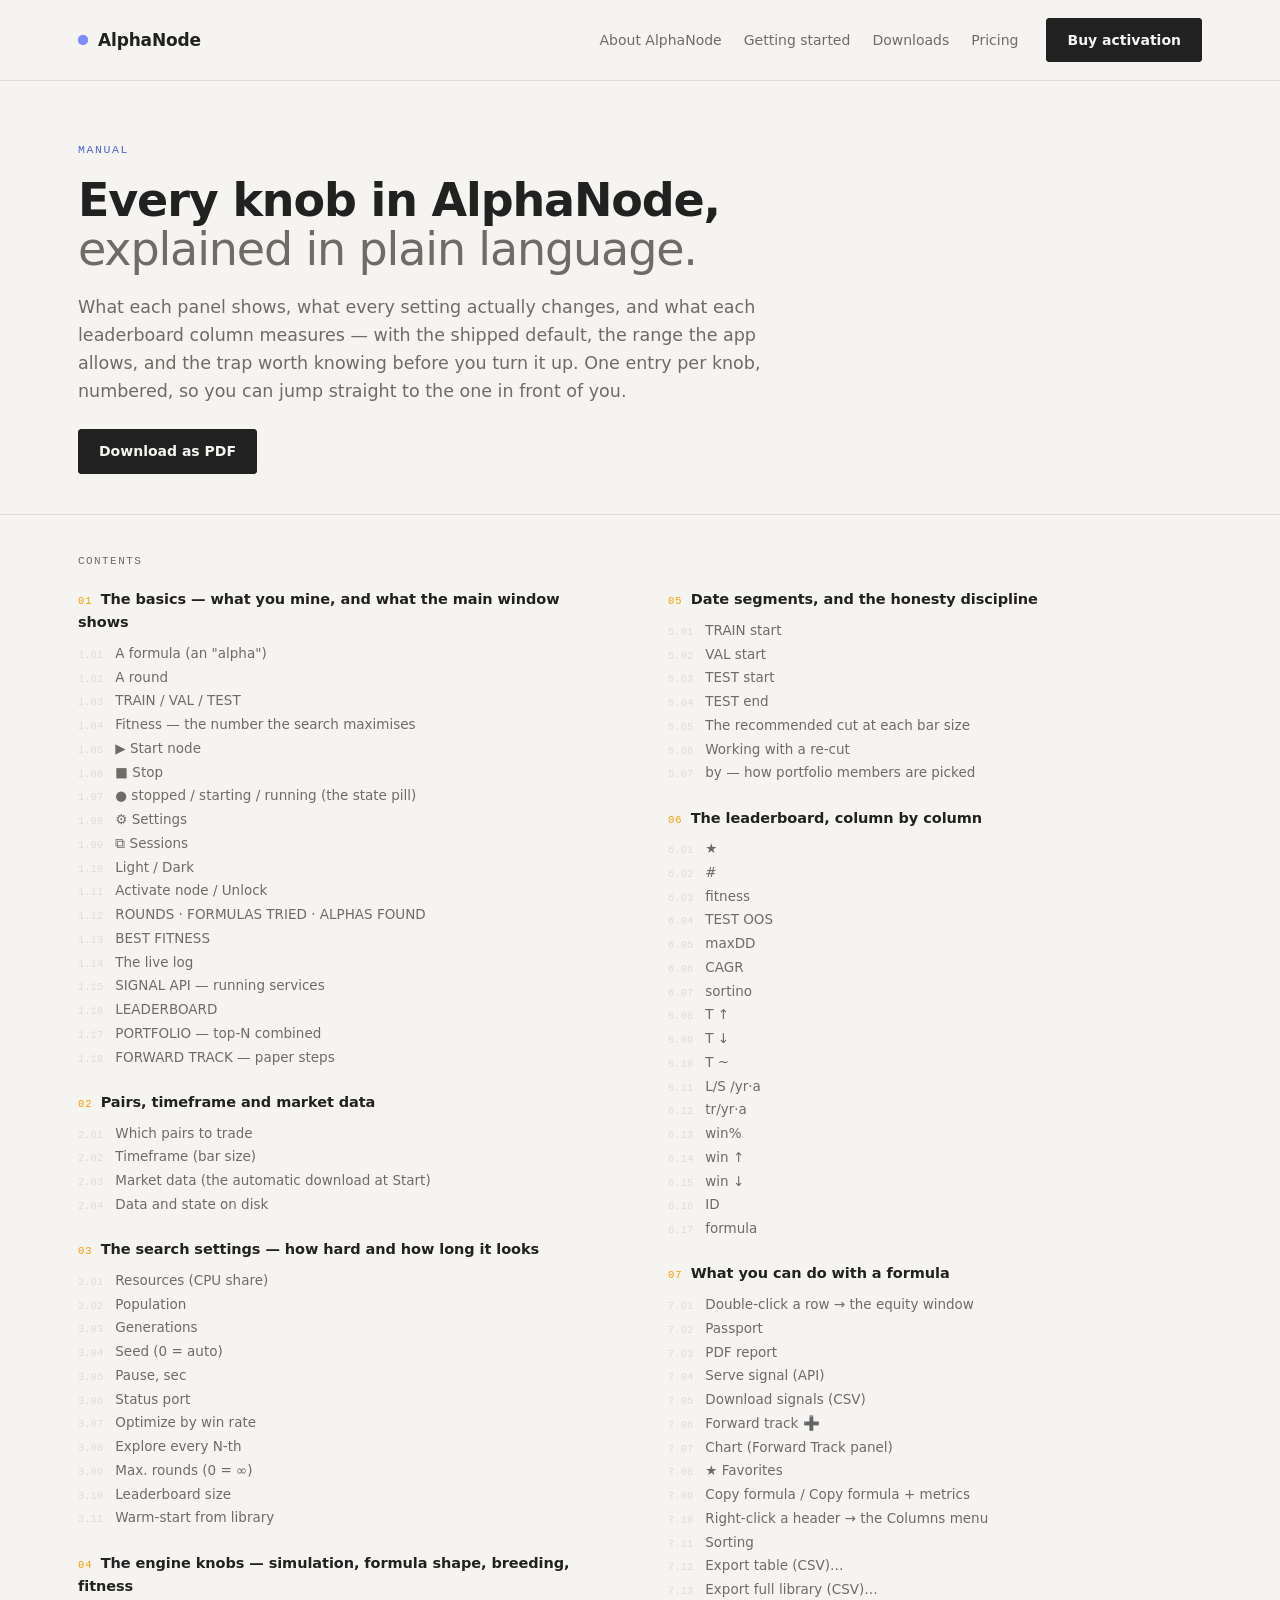
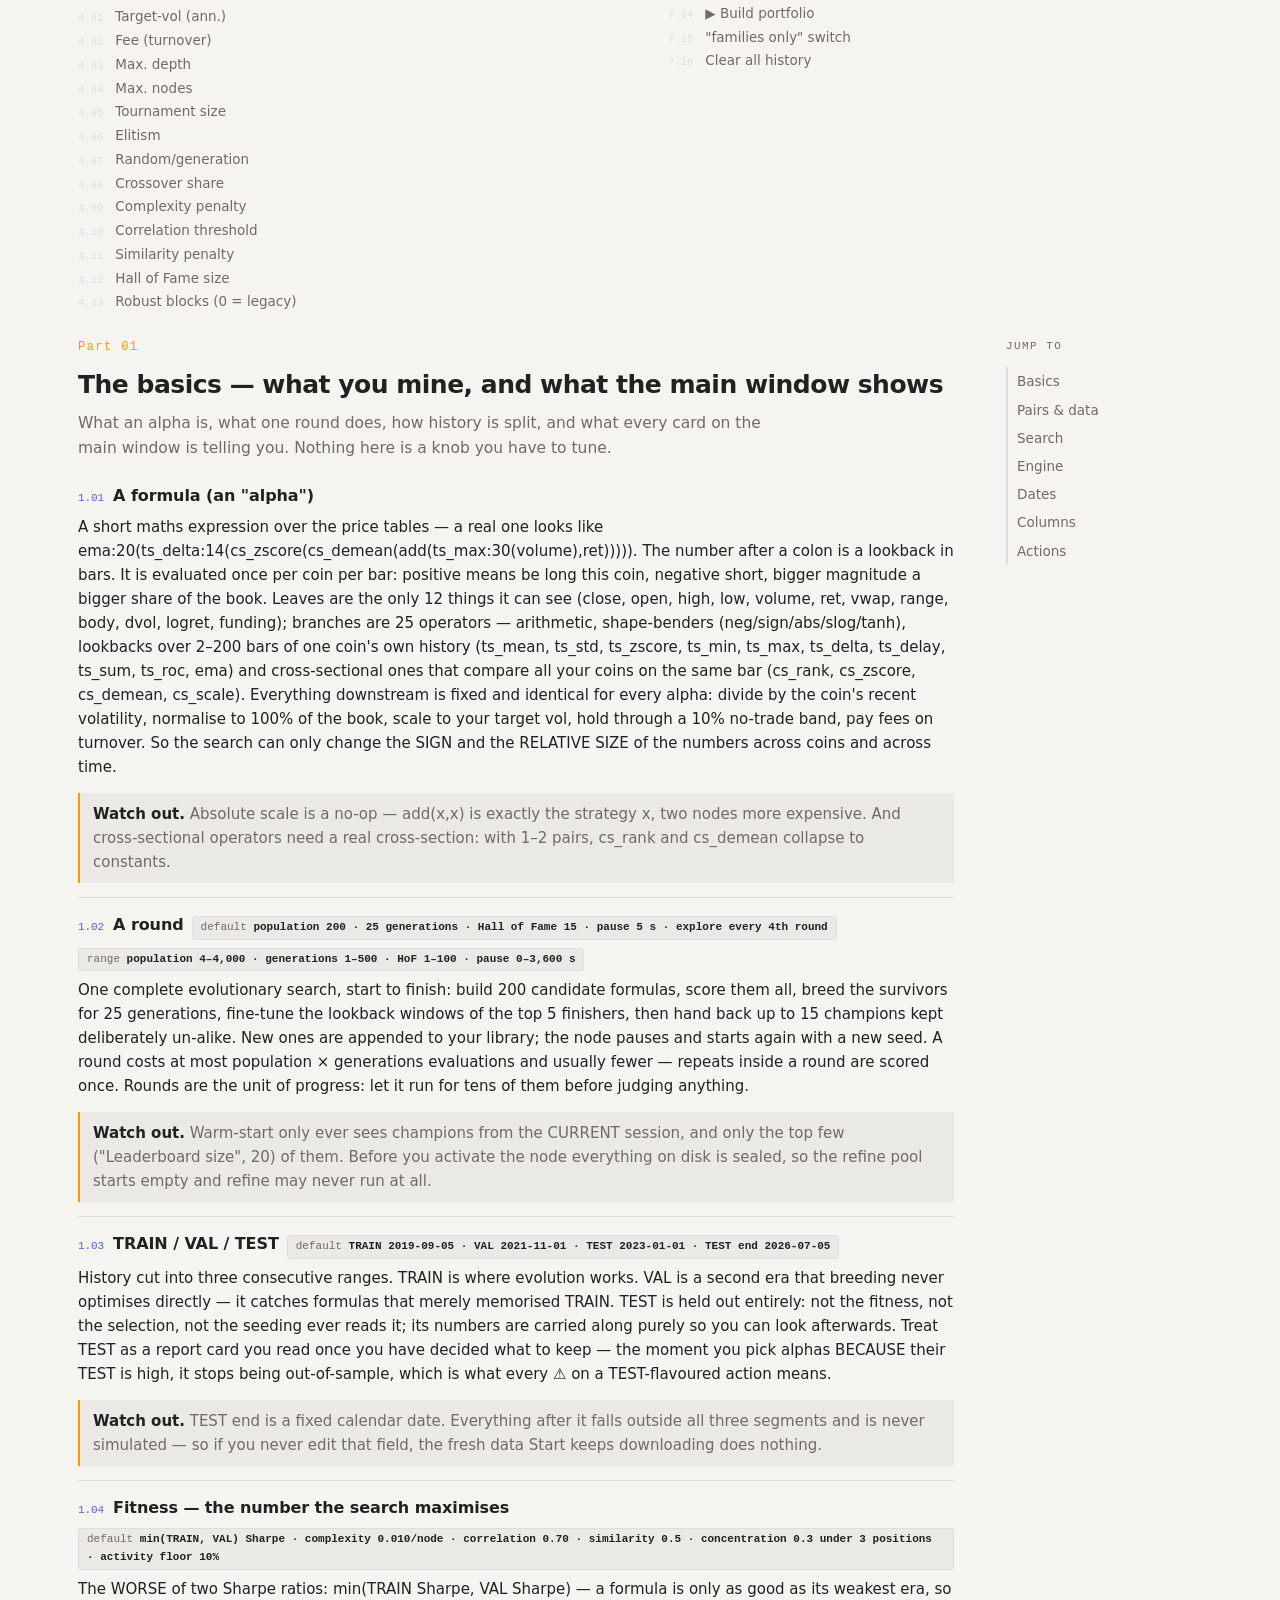
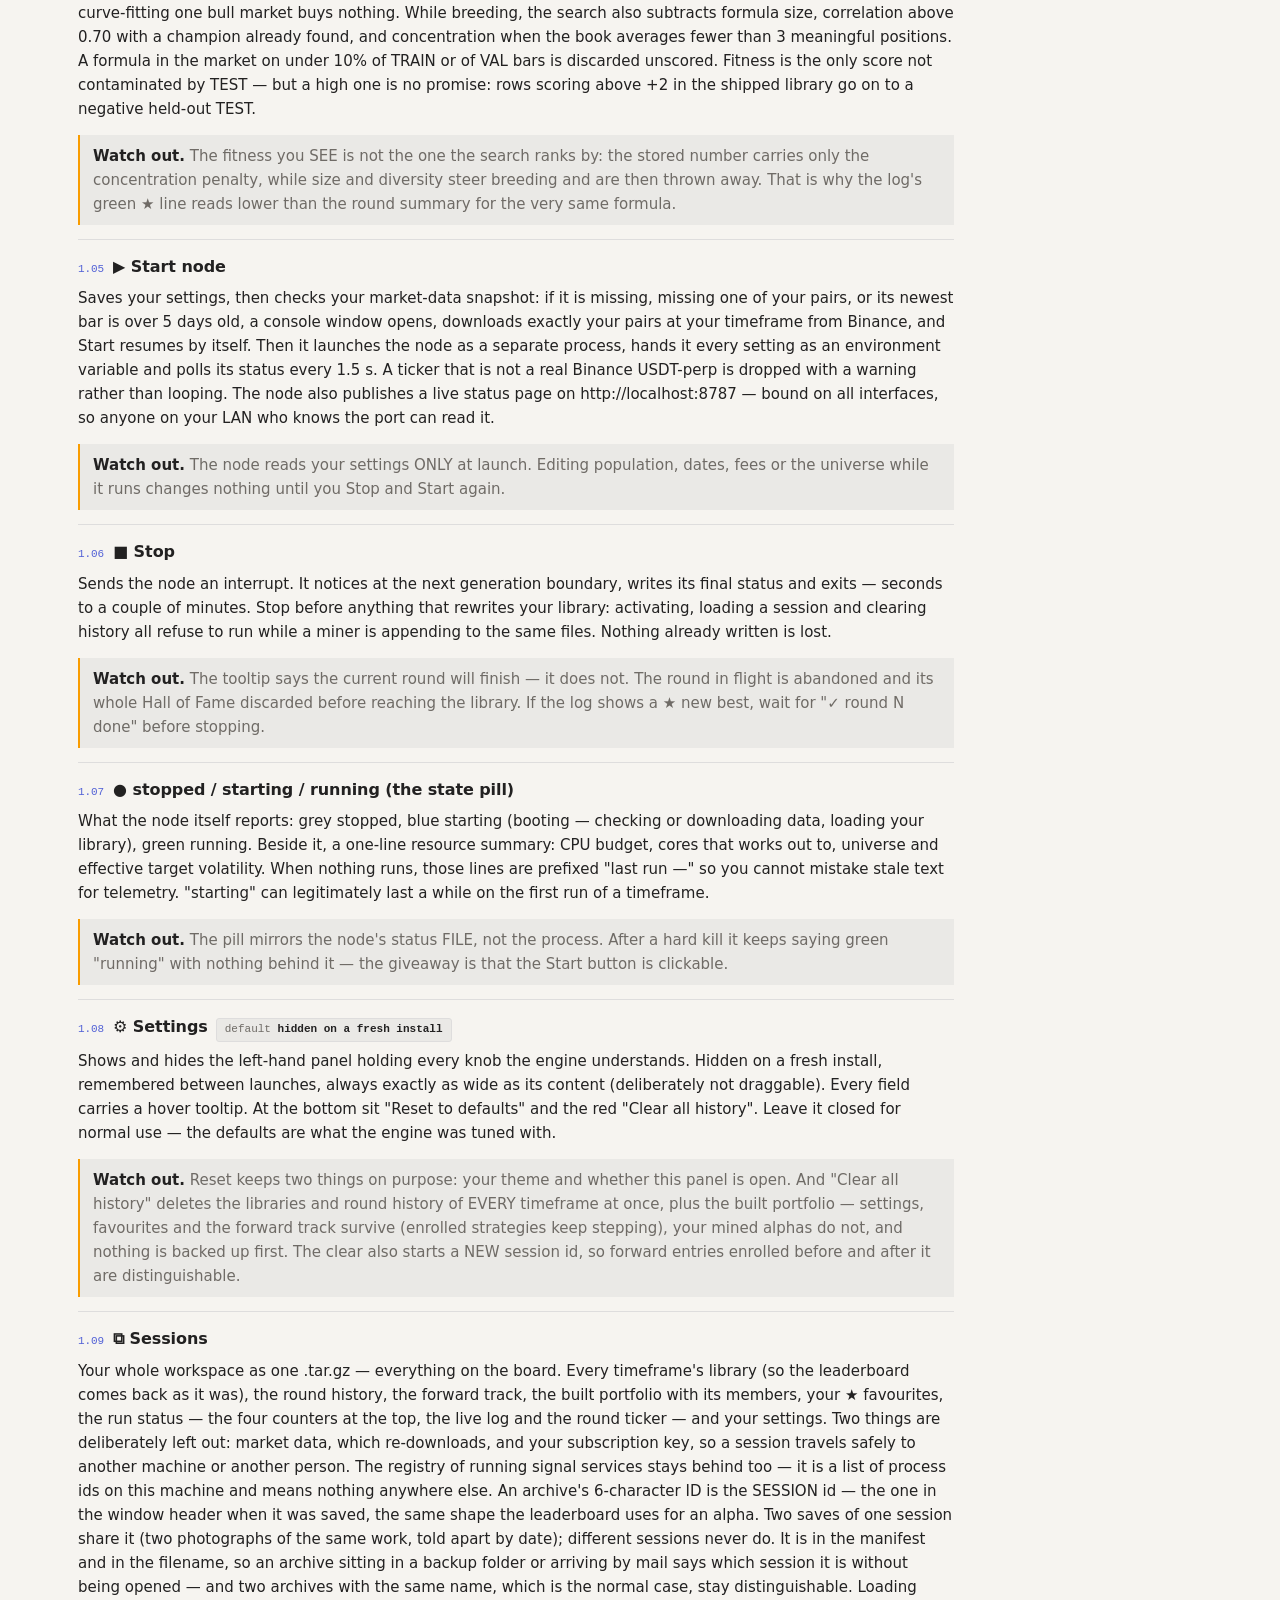
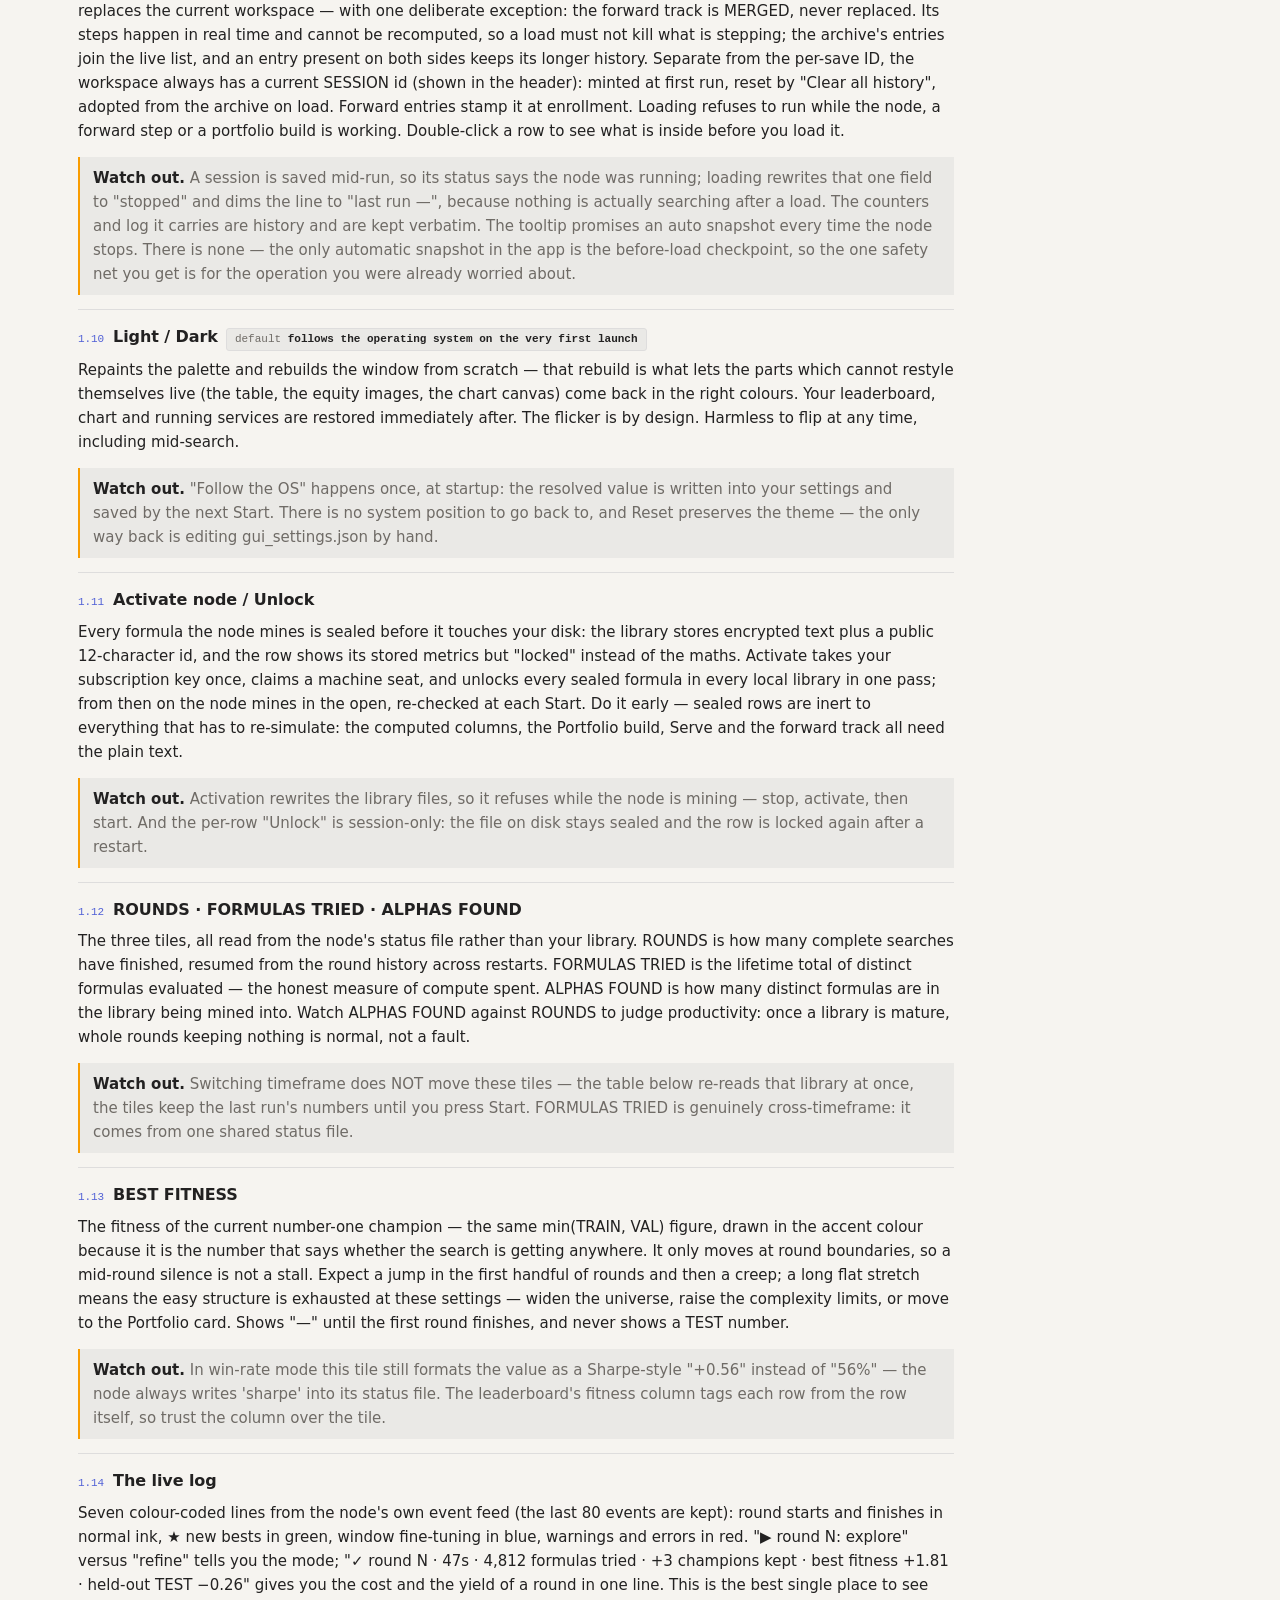
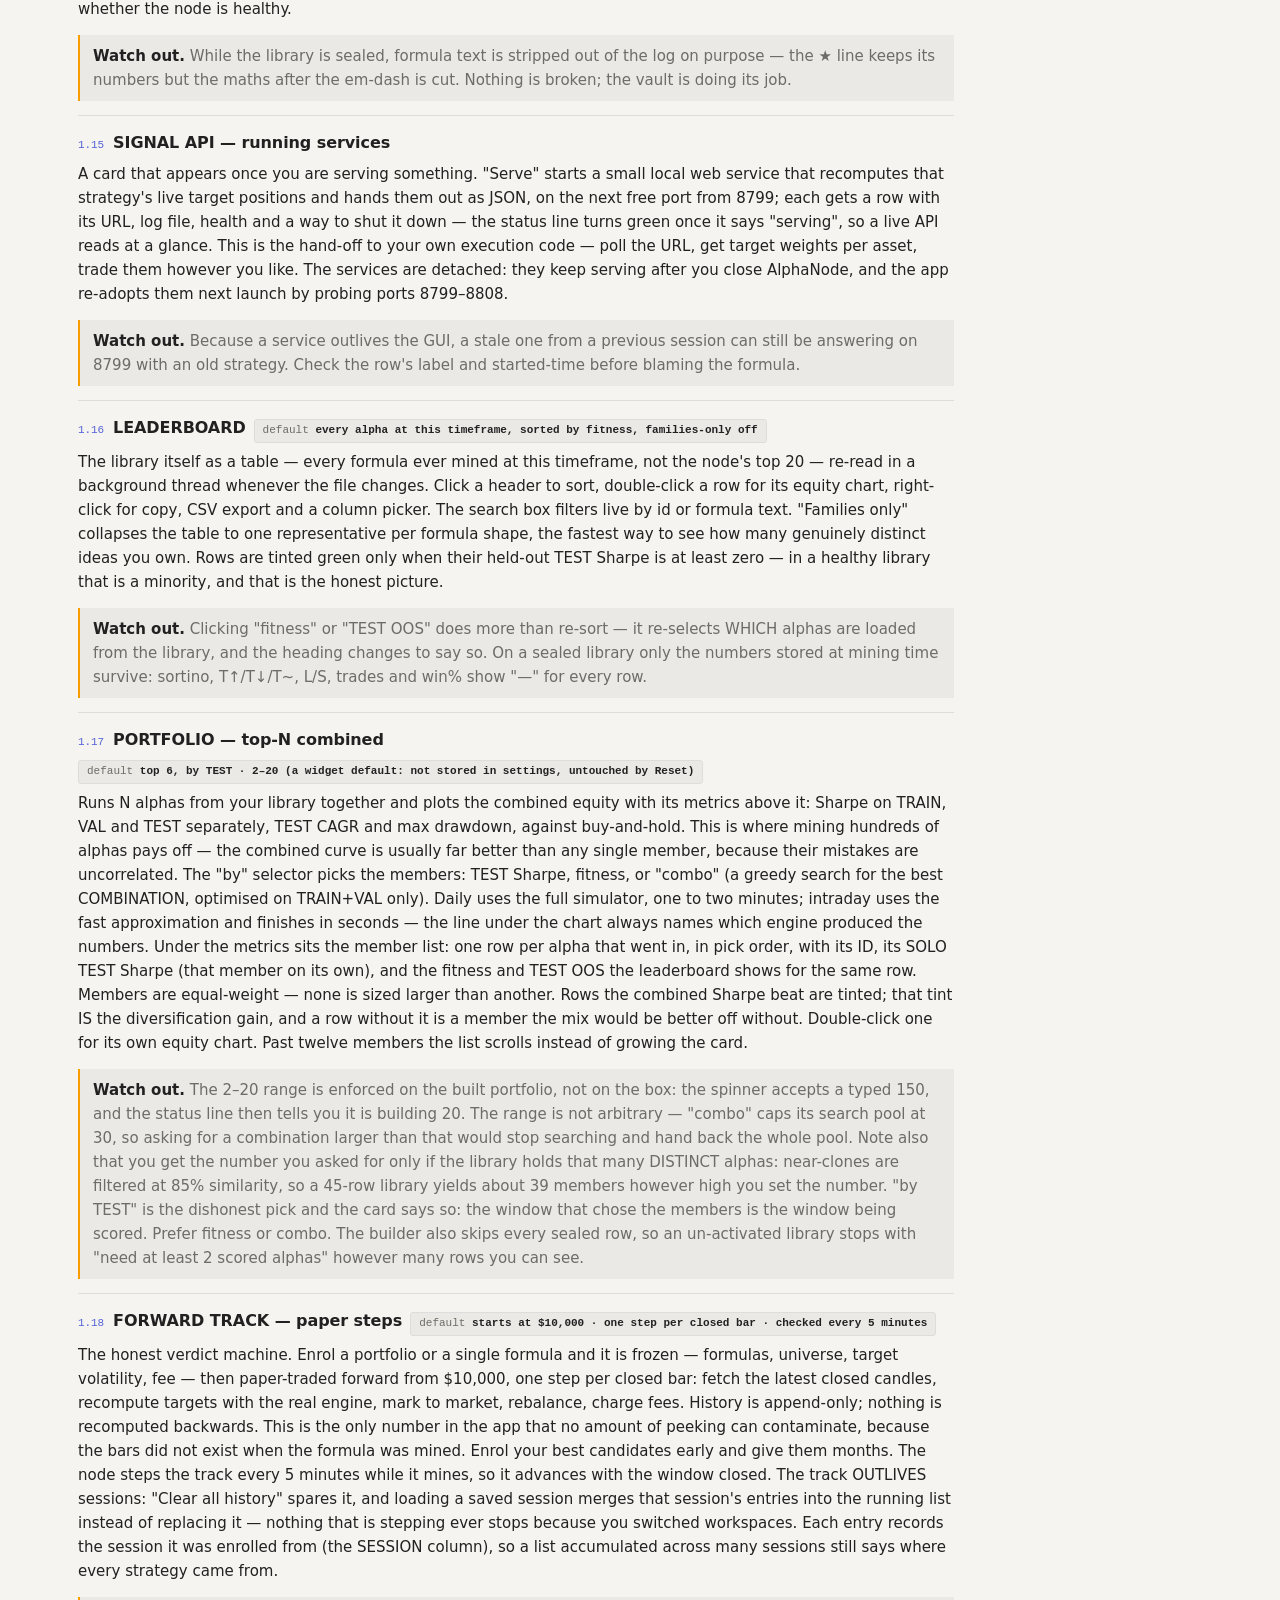
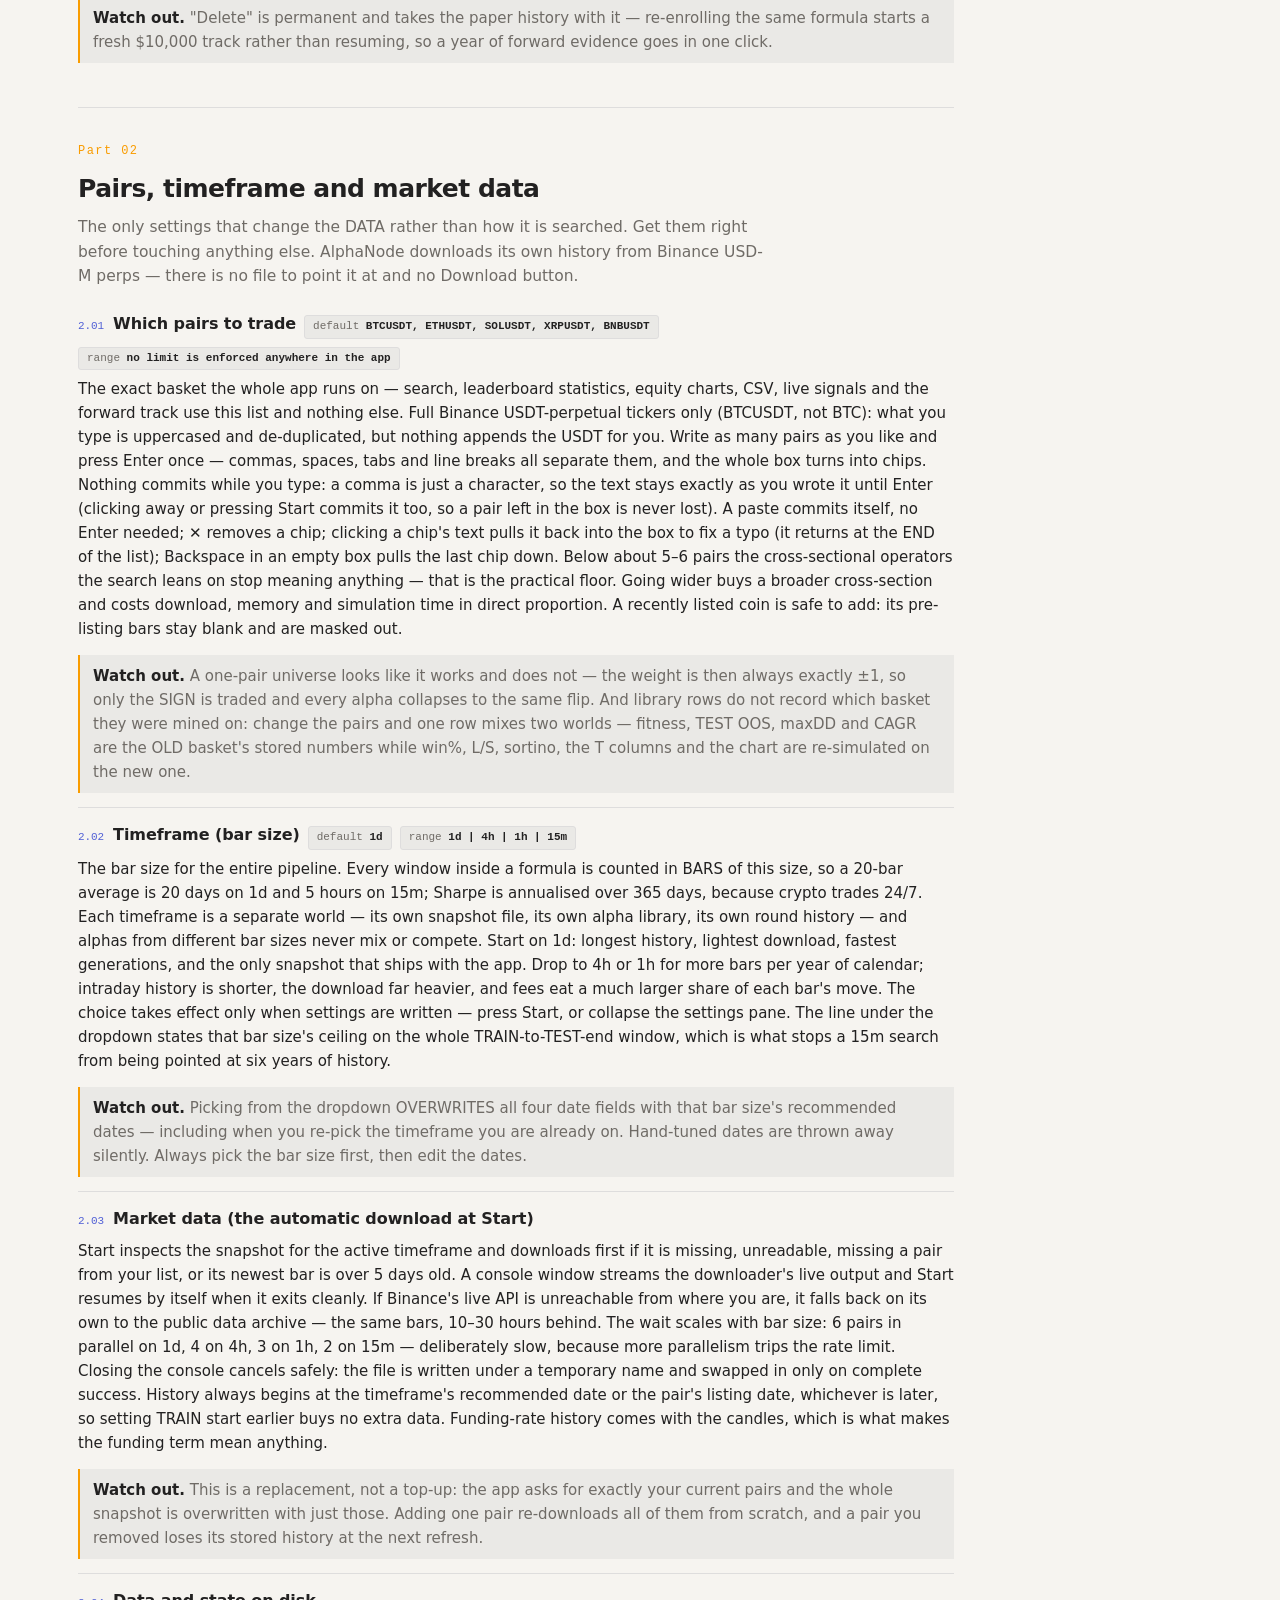
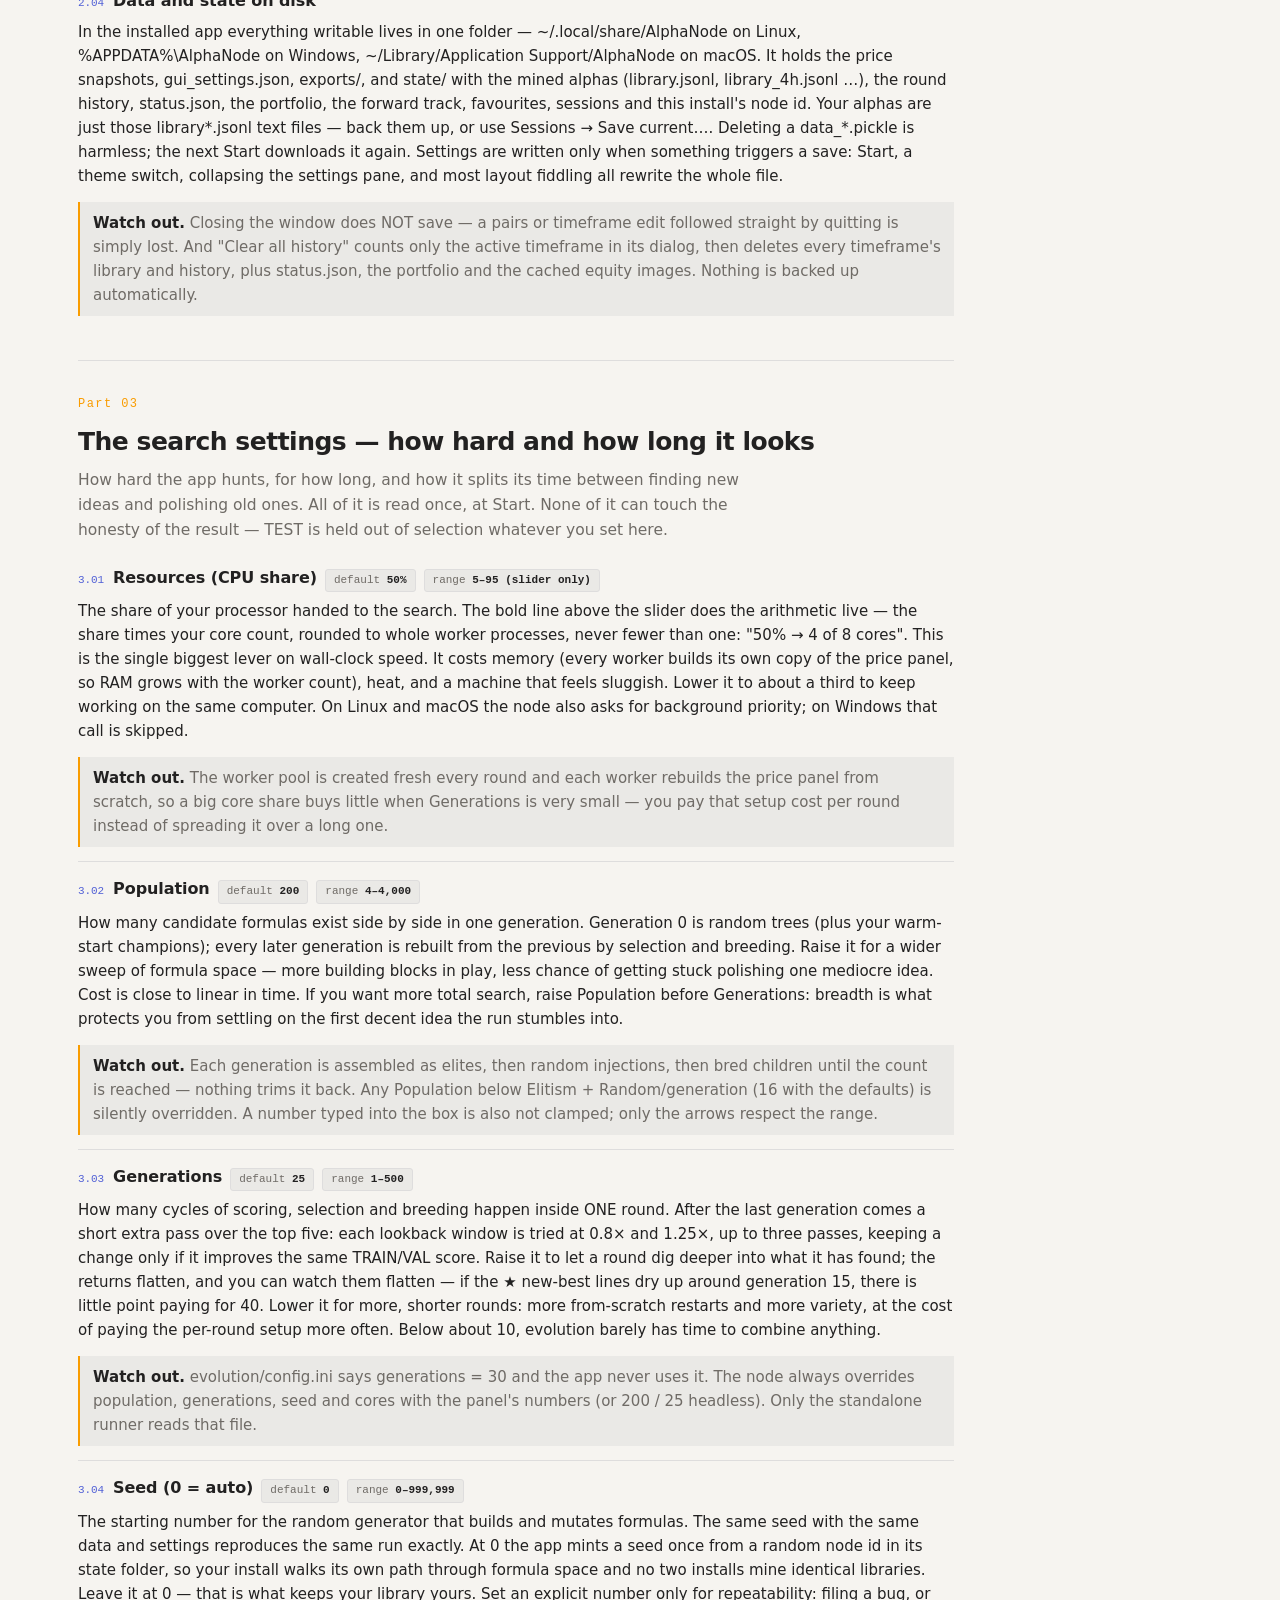
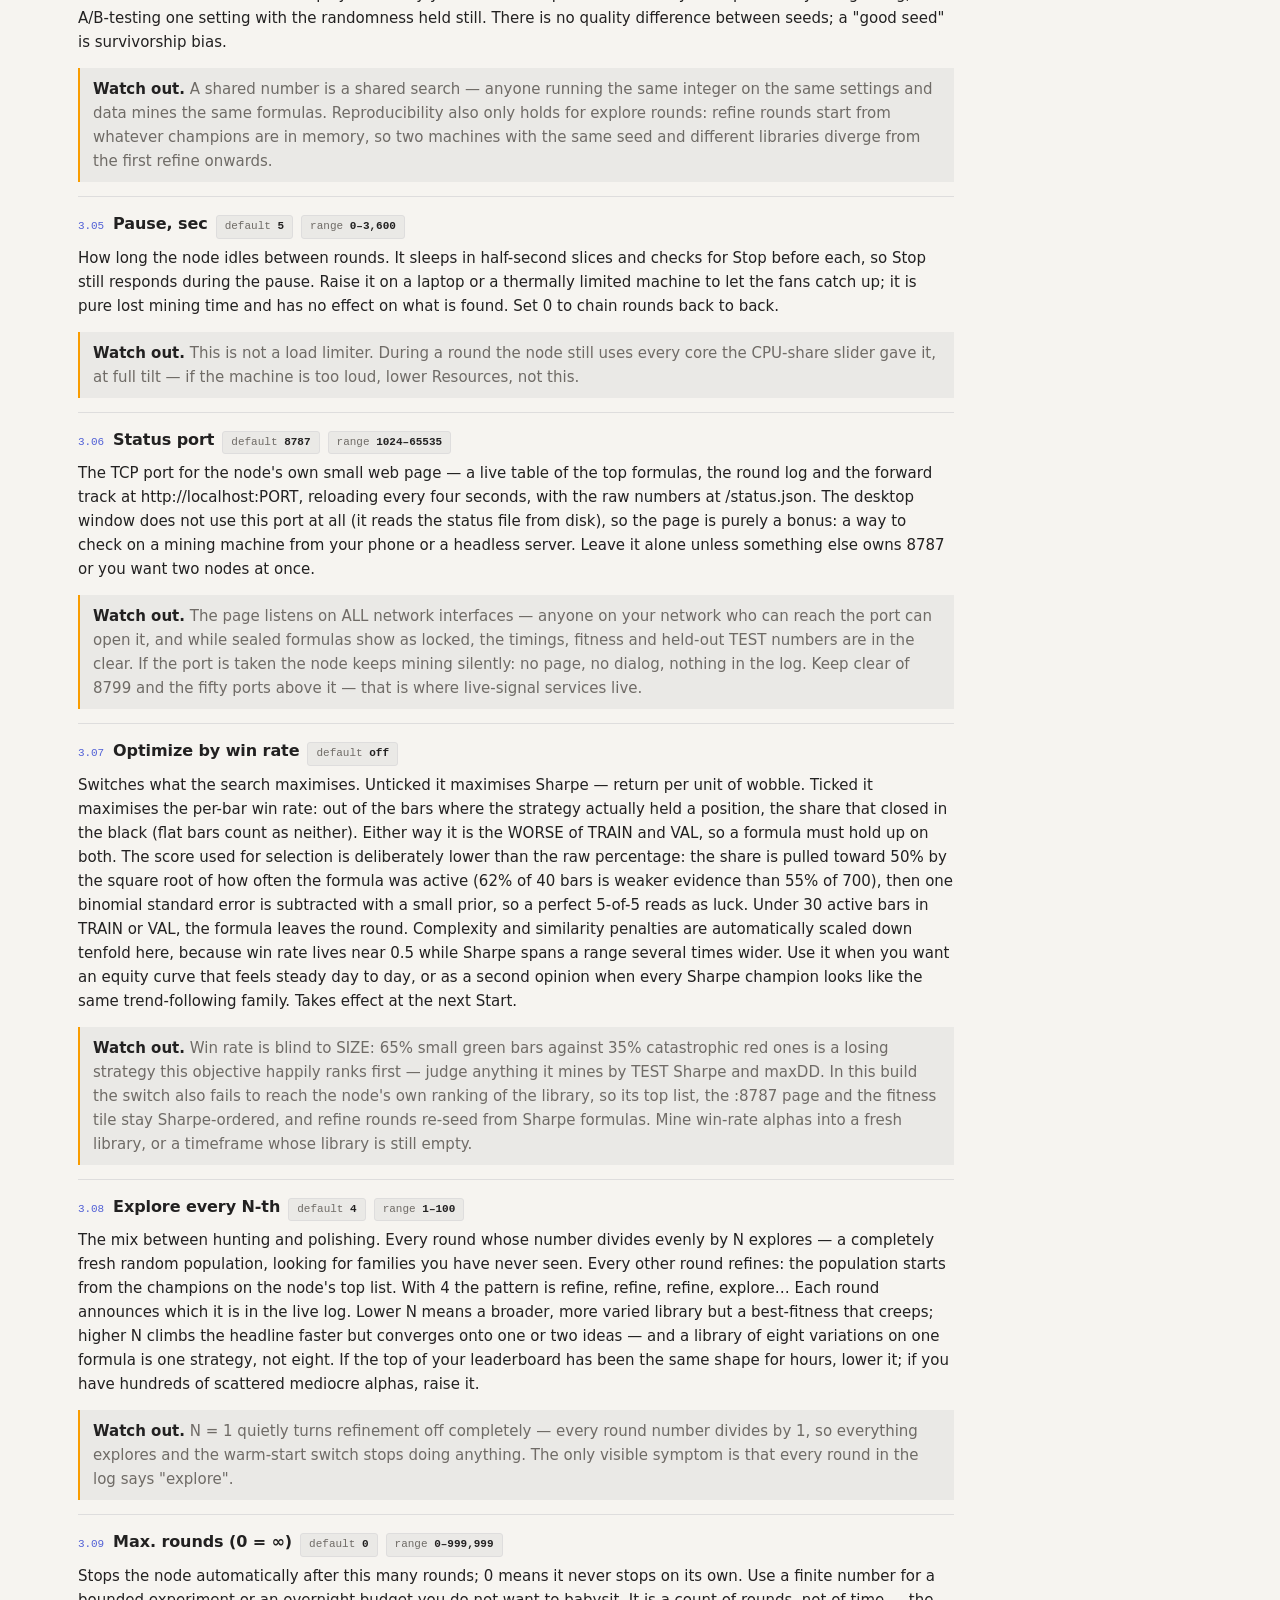
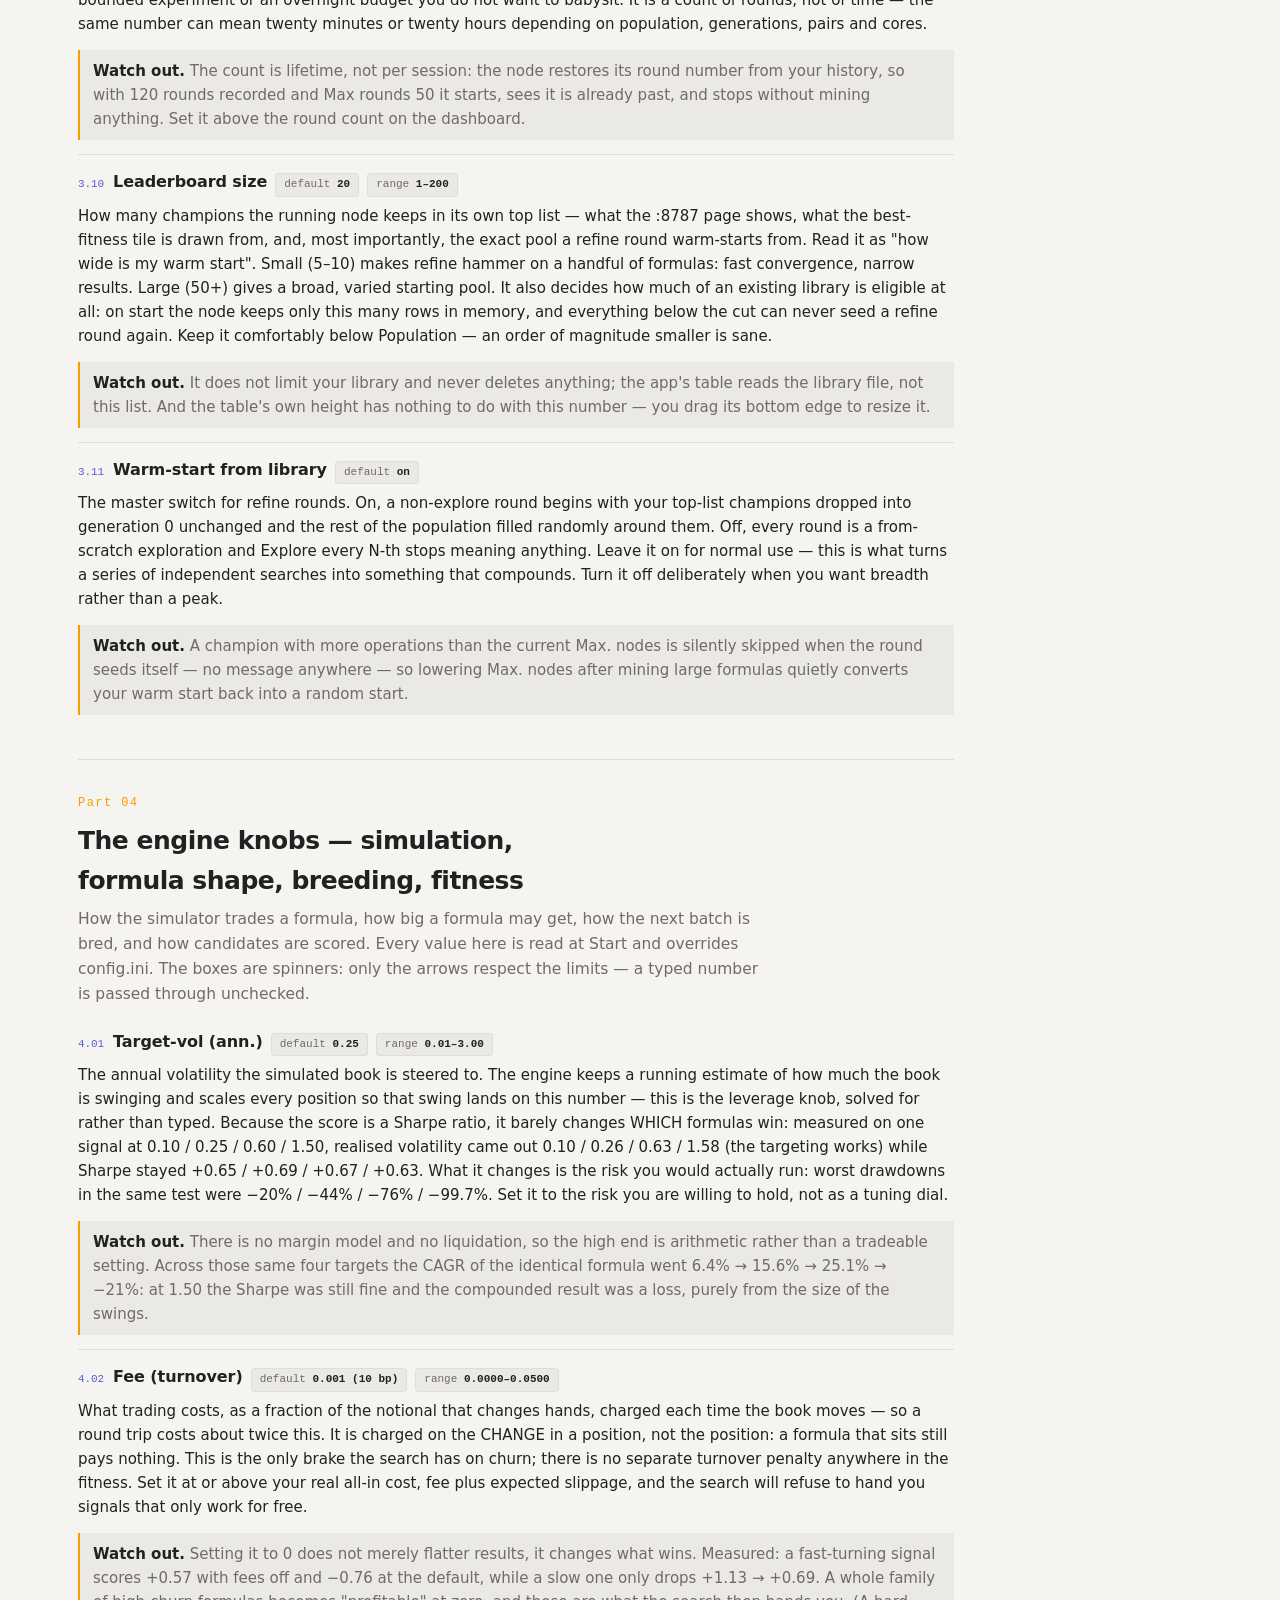
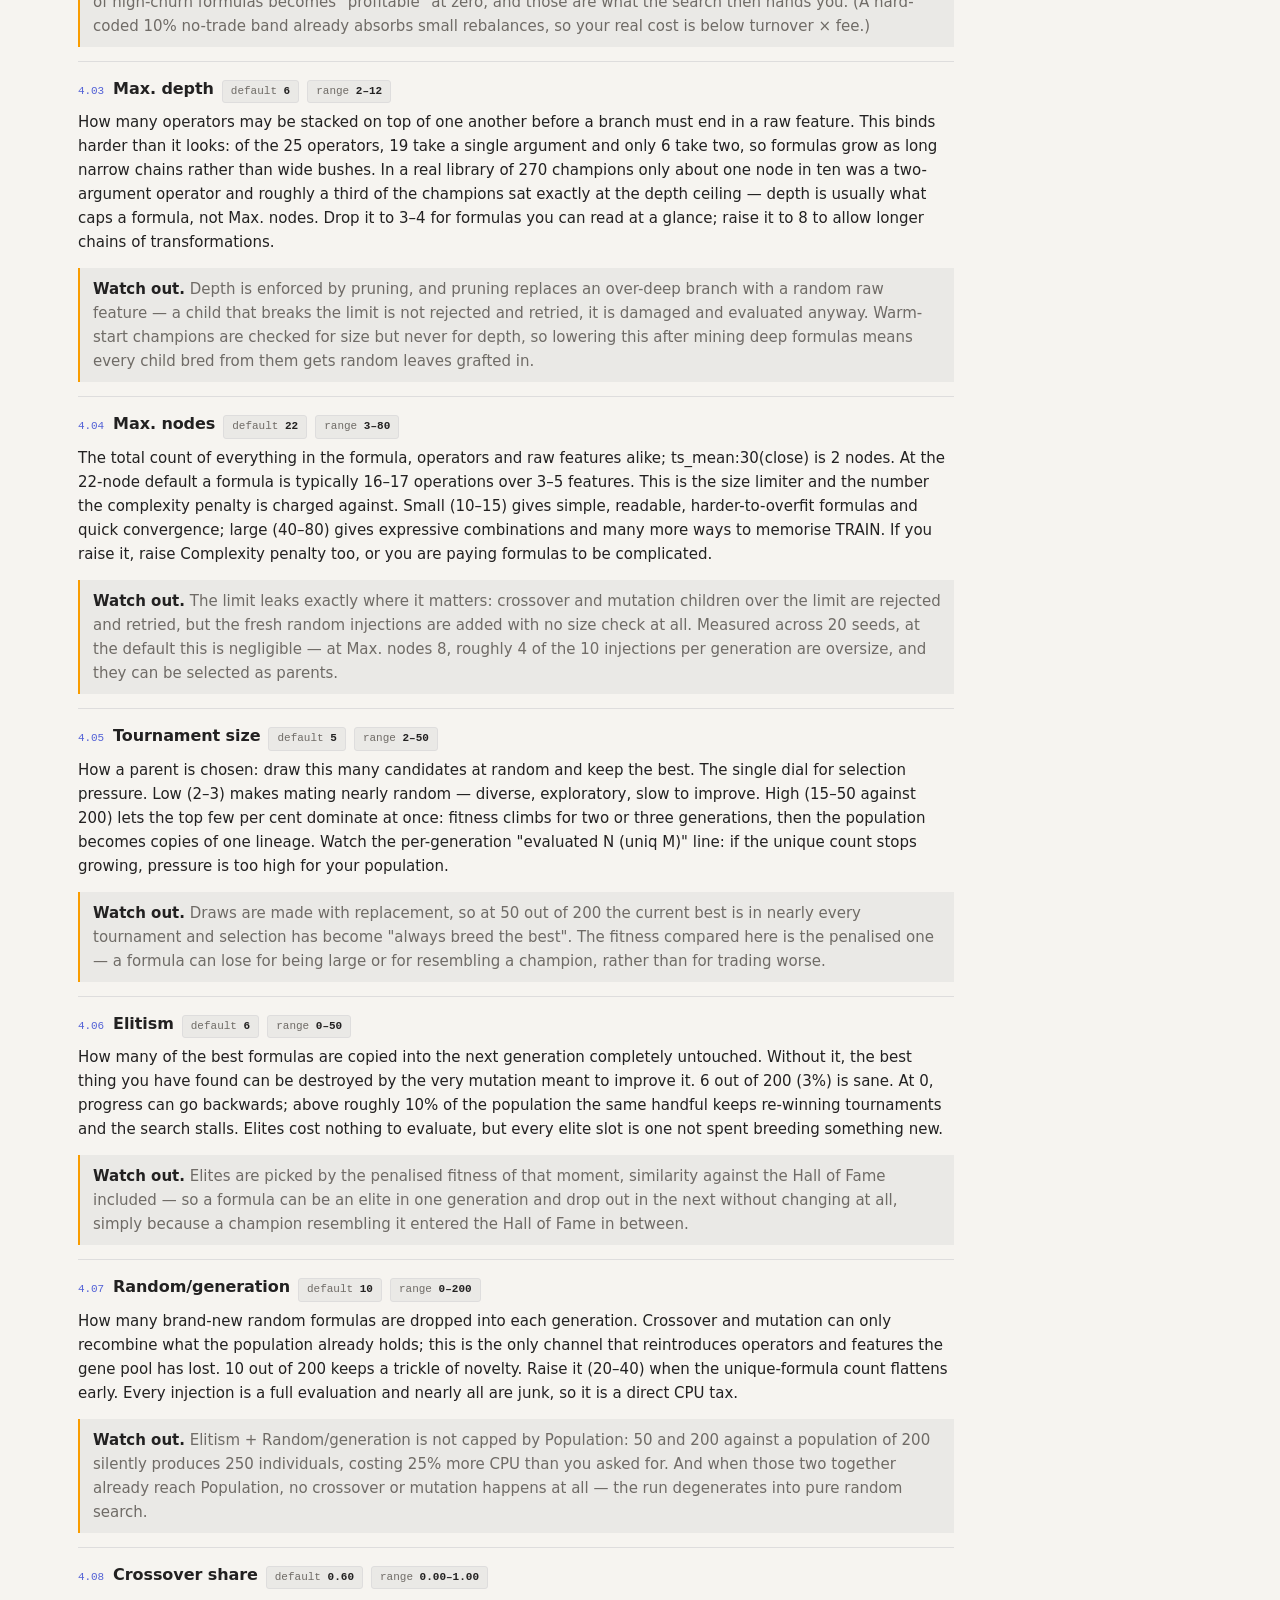
<file: site/manual.html>
<!doctype html>
<html lang="en">
<head>
<meta charset="utf-8">
<meta name="viewport" content="width=device-width, initial-scale=1">
<meta name="color-scheme" content="light">
<title>Manual — AlphaNode</title>
<meta name="description" content="The AlphaNode manual: every panel, every setting and every leaderboard column, in one line each — what it does, what to set it to, and what to watch out for.">
<link rel="icon" href="/favicon.svg" type="image/svg+xml">
<link rel="icon" href="/favicon-32.png" sizes="32x32" type="image/png">
<link rel="apple-touch-icon" href="/apple-touch-icon.png">
<meta property="og:type" content="website">
<meta property="og:site_name" content="AlphaNode">
<meta property="og:title" content="Manual — AlphaNode">
<meta property="og:description" content="Every panel, every setting and every leaderboard column, explained in plain language.">
<meta property="og:image" content="https://alphanode.tech/og-card.png">
<meta property="og:url" content="https://alphanode.tech/manual.html">
<meta name="twitter:card" content="summary_large_image">
<style>
/* AlphaNode brand: warm paper, near-black ink, hairline rules, uppercase mono micro-labels,
   periwinkle + orange. Single-theme by design — the paper IS the brand. */
:root{
  --paper:#f6f4f0; --card:#ffffff; --ink:#222121; --mut:#6f6b66;
  --line:#dedddd; --soft:#eae9e6;
  --acc:#7d8cff; --acctext:#5261d6; --orange:#f99c00;
  --dark:#2e2b27;
}
*{box-sizing:border-box}
body{margin:0;background:var(--paper);color:var(--ink);
  font:16px/1.6 system-ui,-apple-system,"Segoe UI",sans-serif}
.mono{font-family:ui-monospace,SFMono-Regular,Menlo,Consolas,monospace}
.wrap{max-width:1180px;margin:0 auto;padding:0 28px}
/* padding-block on anything stacked on a .wrap element — a same-specificity `padding: x 0`
   shorthand later in the cascade would zero the side gutters and glue text to the edge */
a{color:var(--acctext)}

header{padding-block:60px 40px;border-bottom:1px solid var(--line)}
.eyebrow{font-family:ui-monospace,SFMono-Regular,Menlo,monospace;font-size:11.5px;
  letter-spacing:.14em;text-transform:uppercase;color:var(--acctext);margin:0 0 16px}
h1{font-size:clamp(30px,4.4vw,46px);font-weight:680;letter-spacing:-.025em;line-height:1.08;
  margin:0;text-wrap:balance}
h1 .quiet{color:var(--mut);font-weight:500}
.lead{color:var(--mut);font-size:17.5px;max-width:62ch;margin:18px 0 0}

/* ---- contents: every entry, not just the parts ---------------------------------- */
.contents{padding-block:38px 8px}
.ct{font-family:ui-monospace,SFMono-Regular,Menlo,monospace;font-size:11px;
  letter-spacing:.13em;text-transform:uppercase;color:var(--mut);margin:0 0 18px}
.cgrid{columns:2;column-gap:56px}
@media (max-width:820px){.cgrid{columns:1}}
.cpart{break-inside:avoid;margin:0 0 22px}
.cph{margin:0 0 7px;font-size:14.5px;font-weight:640;letter-spacing:-.005em}
.cph .n{font-family:ui-monospace,SFMono-Regular,Menlo,monospace;font-size:10.5px;
  color:var(--orange);letter-spacing:.1em;margin-right:8px;font-weight:400}
.cpart ol{list-style:none;margin:0;padding:0}
.cpart li{margin:0}
.cpart a{display:flex;gap:10px;align-items:baseline;text-decoration:none;color:var(--mut);
  font-size:13.5px;line-height:1.5;padding:1.5px 0}
.cpart a:hover{color:var(--ink)}
.cpart a .num{font-family:ui-monospace,SFMono-Regular,Menlo,monospace;font-size:10.5px;
  color:var(--line);flex:none;width:2.6em}
.cpart a:hover .num{color:var(--acc)}
.cpart a .txt{flex:1;overflow-wrap:anywhere}
.pg{display:none}

/* ---- body ----------------------------------------------------------------------- */
.cols{display:grid;grid-template-columns:minmax(0,1fr) minmax(0,196px);gap:52px;
  padding-block:16px 60px;align-items:start}
.rail{position:sticky;top:24px;order:2}
.rail .t{font-family:ui-monospace,SFMono-Regular,Menlo,monospace;font-size:11px;
  letter-spacing:.13em;text-transform:uppercase;color:var(--mut);margin:0 0 12px}
.rail ol{list-style:none;margin:0;padding:0}
.rail a{display:block;text-decoration:none;color:var(--mut);font-size:13.5px;padding:5px 9px;
  border-left:2px solid var(--line);line-height:1.35}
.rail a:hover{color:var(--ink);border-left-color:var(--acc);background:var(--soft)}
main{order:1;min-width:0}

section{scroll-margin-top:20px}
section + section{margin-top:44px;padding-top:34px;border-top:1px solid var(--line)}
h2{font-size:25px;font-weight:660;letter-spacing:-.02em;margin:0 0 6px;text-wrap:balance}
h2 .n{font-family:ui-monospace,SFMono-Regular,Menlo,monospace;font-size:12px;letter-spacing:.12em;
  color:var(--orange);display:block;margin-bottom:8px;font-weight:400}
.sec-intro{color:var(--mut);font-size:15.5px;max-width:70ch;margin:0 0 22px}

/* one row per parameter — a hairline between entries, not a card around each: the
   card's own padding and border cost about a third of every printed page */
.item{padding:14px 0 0;border-top:1px solid var(--line);margin:0;scroll-margin-top:16px}
.item:first-of-type{border-top:0;padding-top:0}
.hd{display:flex;flex-wrap:wrap;align-items:baseline;gap:8px;margin:0 0 7px}
.item h3{margin:0;font-size:16px;font-weight:640;letter-spacing:-.005em}
.item h3 .num{font-family:ui-monospace,SFMono-Regular,Menlo,monospace;font-size:11px;
  font-weight:400;color:var(--acctext);margin-right:9px}
.pill{font-family:ui-monospace,SFMono-Regular,Menlo,monospace;font-size:11px;
  background:var(--soft);border:1px solid var(--line);border-radius:3px;padding:2px 8px;
  color:var(--mut);overflow-wrap:anywhere}
.pill b{color:var(--ink);font-weight:600}
.item p{margin:0 0 14px;font-size:15px;line-height:1.6;overflow-wrap:anywhere}
.warn{background:var(--soft);border-left:2px solid var(--orange);padding:9px 13px;
  margin:0 0 14px;font-size:14px;line-height:1.52;color:var(--mut)}
.warn b{color:var(--ink);font-weight:600}
code{font-family:ui-monospace,SFMono-Regular,Menlo,Consolas,monospace;font-size:.9em;
  background:var(--soft);border-radius:3px;padding:1px 5px;overflow-wrap:anywhere}

footer{border-top:1px solid var(--line);padding:34px 0 54px;color:var(--mut);font-size:13px}
.foot-row{display:flex;gap:24px;flex-wrap:wrap;align-items:center}

@media (max-width:900px){
  .cols{grid-template-columns:minmax(0,1fr);gap:0}
  .rail{display:none}
}

nav{border-bottom:1px solid var(--line)}
.nav-in{display:flex;align-items:center;gap:28px;padding-block:18px}
.nav-in .btn{white-space:nowrap}
.nav-logo{display:flex;align-items:center;gap:10px;font-weight:650;font-size:17px;
  letter-spacing:-.01em;text-decoration:none;color:var(--ink)}
.nav-links{display:flex;gap:22px;margin-left:auto}
.nav-links a{color:var(--mut);text-decoration:none;font-size:14px}
.nav-links a:hover{color:var(--ink)}
.dot{width:10px;height:10px;overflow:visible;flex:none}
.dot circle{fill:var(--acc);transform-box:fill-box;transform-origin:center}
.dot rect{fill:var(--acc);transform-box:fill-box;transform-origin:center;transform:scaleX(0);
  animation:dot-link 6s ease-in-out infinite}
.dot .da{animation:dot-split-a 6s ease-in-out infinite}
.dot .db{animation:dot-split-b 6s ease-in-out infinite}
@keyframes dot-split-a{0%,74%{transform:translateX(0) scale(1)}18%,58%{transform:translateX(-5.5px) scale(.82)}82%,100%{transform:scale(1)}88%{transform:scale(1.22)}}
@keyframes dot-split-b{0%,74%{transform:translateX(0) scale(1)}18%,58%{transform:translateX(5.5px) scale(.82)}82%,100%{transform:scale(1)}88%{transform:scale(1.22)}}
@keyframes dot-link{0%,20%{transform:scaleX(0)}32%,54%{transform:scaleX(1)}66%,100%{transform:scaleX(0)}}
@media (prefers-reduced-motion: reduce){.dot .da,.dot .db,.dot rect{animation:none}}
.btn{display:inline-block;background:var(--ink);color:var(--paper);border:1px solid var(--ink);
  border-radius:3px;padding:10px 20px;font-size:14px;font-weight:550;text-decoration:none;cursor:pointer}
.btn:hover{opacity:.85}
@media (max-width:560px){.nav-links{display:none}.nav-in > .btn{margin-left:auto}
  .nav-in{gap:14px}.nav-in .btn{padding:9px 12px;font-size:13px}
}

/* ---- print / PDF ----------------------------------------------------------------
   The same document, paginated. Chromium drops backgrounds when printing, so every
   tint that carries meaning re-declares print-color-adjust. Page numbers in the
   contents are filled by the second render pass; their cells are fixed-width so
   filling them cannot reflow the contents and shift the pagination it describes. */
@page{size:A4;margin:16mm 15mm 18mm}
@media print{
  nav,footer,.btn,.rail{display:none}
  body{background:#fff;font-size:9.6pt;line-height:1.44}
  .wrap{max-width:none;padding:0}
  header{padding-block:0 7mm;border-bottom:1px solid var(--line)}
  h1{font-size:24pt;line-height:1.1}
  .lead{font-size:11pt;max-width:none;margin-top:5mm}
  .eyebrow{font-size:8pt}

  .contents{padding-block:8mm 0;break-before:page}
  .ct{font-size:8.5pt;margin-bottom:5mm}
  .cgrid{columns:2;column-gap:9mm}
  /* the contents must land on ONE page: a part that cannot split forces the balancer to
     even out two half-empty columns instead of packing them, so let a long part flow */
  .cpart{margin-bottom:3.4mm;break-inside:auto}
  .cph{font-size:10pt;margin-bottom:1.2mm;break-after:avoid}
  .cph .n{font-size:7.5pt;color:#b5720a;-webkit-print-color-adjust:exact;print-color-adjust:exact}
  .cpart a{font-size:8.5pt;line-height:1.3;padding:0;color:var(--ink)}
  .cpart a .num{font-size:7.4pt;color:#9b9691;width:2.5em;
    -webkit-print-color-adjust:exact;print-color-adjust:exact}
  .pg{display:block;flex:none;width:2.6em;text-align:right;font-size:7.8pt;color:#6f6b66;
    font-family:ui-monospace,SFMono-Regular,Menlo,monospace;font-variant-numeric:tabular-nums;
    -webkit-print-color-adjust:exact;print-color-adjust:exact}

  .cols{display:block;padding-block:0}
  section{break-before:page}
  section + section{margin-top:0;padding-top:0;border-top:0}
  h2{font-size:17pt;margin-bottom:2mm;break-after:avoid}
  h2 .n{font-size:8.5pt;color:#b5720a;-webkit-print-color-adjust:exact;print-color-adjust:exact}
  .sec-intro{font-size:10pt;max-width:none;margin-bottom:5mm}

  /* A tall entry may cross a page boundary — forbidding it outright leaves a quarter of
     nearly every page blank. What must NOT break: a title away from its first lines, a
     warning box, and any single line stranded alone at a page edge. */
  .item{break-inside:auto;padding-top:2.6mm;margin-bottom:2.6mm;orphans:3;widows:3}
  .item h3{font-size:10.8pt}
  .hd{gap:2mm;margin-bottom:1.6mm;break-after:avoid}
  .item h3 .num{font-size:8pt;color:#5261d6;
    -webkit-print-color-adjust:exact;print-color-adjust:exact}
  .item p{font-size:9.6pt;margin-bottom:2mm;orphans:3;widows:3}
  .pill,code{background:#f2f0ec;-webkit-print-color-adjust:exact;print-color-adjust:exact}
  .pill{font-size:8pt;padding:.6mm 1.8mm;break-inside:avoid}
  .warn{background:#f2f0ec;border-left:2.5px solid #f99c00;font-size:9pt;padding:2mm 3mm;
    margin-bottom:2mm;break-inside:avoid;-webkit-print-color-adjust:exact;print-color-adjust:exact}
  a{color:var(--ink);text-decoration:none}
}
</style>
</head>
<body>

<nav>
  <div class="wrap nav-in">
    <a class="nav-logo" href="index.html"><svg class="dot" viewBox="0 0 9 9" aria-hidden="true"><rect x="-1.5" y="3.75" width="12" height="1.5" rx=".75"/><circle class="da" cx="4.5" cy="4.5" r="4.5"/><circle class="db" cx="4.5" cy="4.5" r="4.5"/></svg>AlphaNode</a>
    <div class="nav-links">
      <a href="index.html">About AlphaNode</a>
      <a href="start.html">Getting started</a>
      <a href="download.html">Downloads</a>
      <a href="buy.html">Pricing</a>
    </div>
    <a class="btn" href="buy.html">Buy activation</a>
  </div>
</nav>

<header>
  <div class="wrap">
    <p class="eyebrow">Manual</p>
    <h1>Every knob in AlphaNode,<br><span class="quiet">explained in plain language.</span></h1>
    <p class="lead">What each panel shows, what every setting actually changes, and what each
      leaderboard column measures &mdash; with the shipped default, the range the app allows,
      and the trap worth knowing before you turn it up. One entry per knob, numbered, so you
      can jump straight to the one in front of you.</p>
    <p style="margin:24px 0 0"><a class="btn" href="AlphaNode-Manual.pdf">Download as PDF</a></p>
  </div>
</header>

<div class="wrap contents">
  <p class="ct">Contents</p>
  <div class="cgrid">
      <div class="cpart">
        <p class="cph"><span class="n">01</span>The basics — what you mine, and what the main window shows</p>
        <ol>
          <li><a href="#e1-1"><span class="num">1.01</span><span class="txt">A formula (an &quot;alpha&quot;)</span><span class="pg" data-num="1.01">3</span></a></li>
          <li><a href="#e1-2"><span class="num">1.02</span><span class="txt">A round</span><span class="pg" data-num="1.02">3</span></a></li>
          <li><a href="#e1-3"><span class="num">1.03</span><span class="txt">TRAIN / VAL / TEST</span><span class="pg" data-num="1.03">3</span></a></li>
          <li><a href="#e1-4"><span class="num">1.04</span><span class="txt">Fitness — the number the search maximises</span><span class="pg" data-num="1.04">4</span></a></li>
          <li><a href="#e1-5"><span class="num">1.05</span><span class="txt">▶ Start node</span><span class="pg" data-num="1.05">4</span></a></li>
          <li><a href="#e1-6"><span class="num">1.06</span><span class="txt">■ Stop</span><span class="pg" data-num="1.06">4</span></a></li>
          <li><a href="#e1-7"><span class="num">1.07</span><span class="txt">● stopped / starting / running (the state pill)</span><span class="pg" data-num="1.07">5</span></a></li>
          <li><a href="#e1-8"><span class="num">1.08</span><span class="txt">⚙ Settings</span><span class="pg" data-num="1.08">5</span></a></li>
          <li><a href="#e1-9"><span class="num">1.09</span><span class="txt">⧉ Sessions</span><span class="pg" data-num="1.09">5</span></a></li>
          <li><a href="#e1-10"><span class="num">1.10</span><span class="txt">Light / Dark</span><span class="pg" data-num="1.10">6</span></a></li>
          <li><a href="#e1-11"><span class="num">1.11</span><span class="txt">Activate node / Unlock</span><span class="pg" data-num="1.11">6</span></a></li>
          <li><a href="#e1-12"><span class="num">1.12</span><span class="txt">ROUNDS · FORMULAS TRIED · ALPHAS FOUND</span><span class="pg" data-num="1.12">6</span></a></li>
          <li><a href="#e1-13"><span class="num">1.13</span><span class="txt">BEST FITNESS</span><span class="pg" data-num="1.13">6</span></a></li>
          <li><a href="#e1-14"><span class="num">1.14</span><span class="txt">The live log</span><span class="pg" data-num="1.14">7</span></a></li>
          <li><a href="#e1-15"><span class="num">1.15</span><span class="txt">SIGNAL API — running services</span><span class="pg" data-num="1.15">7</span></a></li>
          <li><a href="#e1-16"><span class="num">1.16</span><span class="txt">LEADERBOARD</span><span class="pg" data-num="1.16">7</span></a></li>
          <li><a href="#e1-17"><span class="num">1.17</span><span class="txt">PORTFOLIO — top-N combined</span><span class="pg" data-num="1.17">7</span></a></li>
          <li><a href="#e1-18"><span class="num">1.18</span><span class="txt">FORWARD TRACK — paper steps</span><span class="pg" data-num="1.18">8</span></a></li>
        </ol>
      </div>
      <div class="cpart">
        <p class="cph"><span class="n">02</span>Pairs, timeframe and market data</p>
        <ol>
          <li><a href="#e2-1"><span class="num">2.01</span><span class="txt">Which pairs to trade</span><span class="pg" data-num="2.01">9</span></a></li>
          <li><a href="#e2-2"><span class="num">2.02</span><span class="txt">Timeframe (bar size)</span><span class="pg" data-num="2.02">9</span></a></li>
          <li><a href="#e2-3"><span class="num">2.03</span><span class="txt">Market data (the automatic download at Start)</span><span class="pg" data-num="2.03">10</span></a></li>
          <li><a href="#e2-4"><span class="num">2.04</span><span class="txt">Data and state on disk</span><span class="pg" data-num="2.04">10</span></a></li>
        </ol>
      </div>
      <div class="cpart">
        <p class="cph"><span class="n">03</span>The search settings — how hard and how long it looks</p>
        <ol>
          <li><a href="#e3-1"><span class="num">3.01</span><span class="txt">Resources (CPU share)</span><span class="pg" data-num="3.01">11</span></a></li>
          <li><a href="#e3-2"><span class="num">3.02</span><span class="txt">Population</span><span class="pg" data-num="3.02">11</span></a></li>
          <li><a href="#e3-3"><span class="num">3.03</span><span class="txt">Generations</span><span class="pg" data-num="3.03">11</span></a></li>
          <li><a href="#e3-4"><span class="num">3.04</span><span class="txt">Seed (0 = auto)</span><span class="pg" data-num="3.04">12</span></a></li>
          <li><a href="#e3-5"><span class="num">3.05</span><span class="txt">Pause, sec</span><span class="pg" data-num="3.05">12</span></a></li>
          <li><a href="#e3-6"><span class="num">3.06</span><span class="txt">Status port</span><span class="pg" data-num="3.06">12</span></a></li>
          <li><a href="#e3-7"><span class="num">3.07</span><span class="txt">Optimize by win rate</span><span class="pg" data-num="3.07">12</span></a></li>
          <li><a href="#e3-8"><span class="num">3.08</span><span class="txt">Explore every N-th</span><span class="pg" data-num="3.08">13</span></a></li>
          <li><a href="#e3-9"><span class="num">3.09</span><span class="txt">Max. rounds (0 = ∞)</span><span class="pg" data-num="3.09">13</span></a></li>
          <li><a href="#e3-10"><span class="num">3.10</span><span class="txt">Leaderboard size</span><span class="pg" data-num="3.10">13</span></a></li>
          <li><a href="#e3-11"><span class="num">3.11</span><span class="txt">Warm-start from library</span><span class="pg" data-num="3.11">14</span></a></li>
        </ol>
      </div>
      <div class="cpart">
        <p class="cph"><span class="n">04</span>The engine knobs — simulation, formula shape, breeding, fitness</p>
        <ol>
          <li><a href="#e4-1"><span class="num">4.01</span><span class="txt">Target-vol (ann.)</span><span class="pg" data-num="4.01">15</span></a></li>
          <li><a href="#e4-2"><span class="num">4.02</span><span class="txt">Fee (turnover)</span><span class="pg" data-num="4.02">15</span></a></li>
          <li><a href="#e4-3"><span class="num">4.03</span><span class="txt">Max. depth</span><span class="pg" data-num="4.03">15</span></a></li>
          <li><a href="#e4-4"><span class="num">4.04</span><span class="txt">Max. nodes</span><span class="pg" data-num="4.04">16</span></a></li>
          <li><a href="#e4-5"><span class="num">4.05</span><span class="txt">Tournament size</span><span class="pg" data-num="4.05">16</span></a></li>
          <li><a href="#e4-6"><span class="num">4.06</span><span class="txt">Elitism</span><span class="pg" data-num="4.06">16</span></a></li>
          <li><a href="#e4-7"><span class="num">4.07</span><span class="txt">Random/generation</span><span class="pg" data-num="4.07">16</span></a></li>
          <li><a href="#e4-8"><span class="num">4.08</span><span class="txt">Crossover share</span><span class="pg" data-num="4.08">17</span></a></li>
          <li><a href="#e4-9"><span class="num">4.09</span><span class="txt">Complexity penalty</span><span class="pg" data-num="4.09">17</span></a></li>
          <li><a href="#e4-10"><span class="num">4.10</span><span class="txt">Correlation threshold</span><span class="pg" data-num="4.10">17</span></a></li>
          <li><a href="#e4-11"><span class="num">4.11</span><span class="txt">Similarity penalty</span><span class="pg" data-num="4.11">18</span></a></li>
          <li><a href="#e4-12"><span class="num">4.12</span><span class="txt">Hall of Fame size</span><span class="pg" data-num="4.12">18</span></a></li>
          <li><a href="#e4-13"><span class="num">4.13</span><span class="txt">Robust blocks (0 = legacy)</span><span class="pg" data-num="4.13">18</span></a></li>
        </ol>
      </div>
      <div class="cpart">
        <p class="cph"><span class="n">05</span>Date segments, and the honesty discipline</p>
        <ol>
          <li><a href="#e5-1"><span class="num">5.01</span><span class="txt">TRAIN start</span><span class="pg" data-num="5.01">19</span></a></li>
          <li><a href="#e5-2"><span class="num">5.02</span><span class="txt">VAL start</span><span class="pg" data-num="5.02">19</span></a></li>
          <li><a href="#e5-3"><span class="num">5.03</span><span class="txt">TEST start</span><span class="pg" data-num="5.03">20</span></a></li>
          <li><a href="#e5-4"><span class="num">5.04</span><span class="txt">TEST end</span><span class="pg" data-num="5.04">20</span></a></li>
          <li><a href="#e5-5"><span class="num">5.05</span><span class="txt">The recommended cut at each bar size</span><span class="pg" data-num="5.05">20</span></a></li>
          <li><a href="#e5-6"><span class="num">5.06</span><span class="txt">Working with a re-cut</span><span class="pg" data-num="5.06">21</span></a></li>
          <li><a href="#e5-7"><span class="num">5.07</span><span class="txt">by — how portfolio members are picked</span><span class="pg" data-num="5.07">21</span></a></li>
        </ol>
      </div>
      <div class="cpart">
        <p class="cph"><span class="n">06</span>The leaderboard, column by column</p>
        <ol>
          <li><a href="#e6-1"><span class="num">6.01</span><span class="txt">★</span><span class="pg" data-num="6.01">22</span></a></li>
          <li><a href="#e6-2"><span class="num">6.02</span><span class="txt">#</span><span class="pg" data-num="6.02">22</span></a></li>
          <li><a href="#e6-3"><span class="num">6.03</span><span class="txt">fitness</span><span class="pg" data-num="6.03">22</span></a></li>
          <li><a href="#e6-4"><span class="num">6.04</span><span class="txt">TEST OOS</span><span class="pg" data-num="6.04">22</span></a></li>
          <li><a href="#e6-5"><span class="num">6.05</span><span class="txt">maxDD</span><span class="pg" data-num="6.05">22</span></a></li>
          <li><a href="#e6-6"><span class="num">6.06</span><span class="txt">CAGR</span><span class="pg" data-num="6.06">23</span></a></li>
          <li><a href="#e6-7"><span class="num">6.07</span><span class="txt">sortino</span><span class="pg" data-num="6.07">23</span></a></li>
          <li><a href="#e6-8"><span class="num">6.08</span><span class="txt">T ↑</span><span class="pg" data-num="6.08">23</span></a></li>
          <li><a href="#e6-9"><span class="num">6.09</span><span class="txt">T ↓</span><span class="pg" data-num="6.09">23</span></a></li>
          <li><a href="#e6-10"><span class="num">6.10</span><span class="txt">T ~</span><span class="pg" data-num="6.10">23</span></a></li>
          <li><a href="#e6-11"><span class="num">6.11</span><span class="txt">L/S /yr·a</span><span class="pg" data-num="6.11">24</span></a></li>
          <li><a href="#e6-12"><span class="num">6.12</span><span class="txt">tr/yr·a</span><span class="pg" data-num="6.12">24</span></a></li>
          <li><a href="#e6-13"><span class="num">6.13</span><span class="txt">win%</span><span class="pg" data-num="6.13">24</span></a></li>
          <li><a href="#e6-14"><span class="num">6.14</span><span class="txt">win ↑</span><span class="pg" data-num="6.14">24</span></a></li>
          <li><a href="#e6-15"><span class="num">6.15</span><span class="txt">win ↓</span><span class="pg" data-num="6.15">24</span></a></li>
          <li><a href="#e6-16"><span class="num">6.16</span><span class="txt">ID</span><span class="pg" data-num="6.16">25</span></a></li>
          <li><a href="#e6-17"><span class="num">6.17</span><span class="txt">formula</span><span class="pg" data-num="6.17">25</span></a></li>
        </ol>
      </div>
      <div class="cpart">
        <p class="cph"><span class="n">07</span>What you can do with a formula</p>
        <ol>
          <li><a href="#e7-1"><span class="num">7.01</span><span class="txt">Double-click a row → the equity window</span><span class="pg" data-num="7.01">26</span></a></li>
          <li><a href="#e7-2"><span class="num">7.02</span><span class="txt">Passport</span><span class="pg" data-num="7.02">26</span></a></li>
          <li><a href="#e7-3"><span class="num">7.03</span><span class="txt">PDF report</span><span class="pg" data-num="7.03">26</span></a></li>
          <li><a href="#e7-4"><span class="num">7.04</span><span class="txt">Serve signal (API)</span><span class="pg" data-num="7.04">26</span></a></li>
          <li><a href="#e7-5"><span class="num">7.05</span><span class="txt">Download signals (CSV)</span><span class="pg" data-num="7.05">27</span></a></li>
          <li><a href="#e7-6"><span class="num">7.06</span><span class="txt">Forward track ➕</span><span class="pg" data-num="7.06">27</span></a></li>
          <li><a href="#e7-7"><span class="num">7.07</span><span class="txt">Chart (Forward Track panel)</span><span class="pg" data-num="7.07">27</span></a></li>
          <li><a href="#e7-8"><span class="num">7.08</span><span class="txt">★ Favorites</span><span class="pg" data-num="7.08">27</span></a></li>
          <li><a href="#e7-9"><span class="num">7.09</span><span class="txt">Copy formula / Copy formula + metrics</span><span class="pg" data-num="7.09">28</span></a></li>
          <li><a href="#e7-10"><span class="num">7.10</span><span class="txt">Right-click a header → the Columns menu</span><span class="pg" data-num="7.10">28</span></a></li>
          <li><a href="#e7-11"><span class="num">7.11</span><span class="txt">Sorting</span><span class="pg" data-num="7.11">28</span></a></li>
          <li><a href="#e7-12"><span class="num">7.12</span><span class="txt">Export table (CSV)…</span><span class="pg" data-num="7.12">28</span></a></li>
          <li><a href="#e7-13"><span class="num">7.13</span><span class="txt">Export full library (CSV)…</span><span class="pg" data-num="7.13">29</span></a></li>
          <li><a href="#e7-14"><span class="num">7.14</span><span class="txt">▶ Build portfolio</span><span class="pg" data-num="7.14">29</span></a></li>
          <li><a href="#e7-15"><span class="num">7.15</span><span class="txt">&quot;families only&quot; switch</span><span class="pg" data-num="7.15">29</span></a></li>
          <li><a href="#e7-16"><span class="num">7.16</span><span class="txt">Clear all history</span><span class="pg" data-num="7.16">29</span></a></li>
        </ol>
      </div>
  </div>
</div>

<div class="wrap cols">
  <aside class="rail">
    <p class="t">Jump to</p>
    <ol>
      <li><a href="#sec1">Basics</a></li>
      <li><a href="#sec2">Pairs &amp; data</a></li>
      <li><a href="#sec3">Search</a></li>
      <li><a href="#sec4">Engine</a></li>
      <li><a href="#sec5">Dates</a></li>
      <li><a href="#sec6">Columns</a></li>
      <li><a href="#sec7">Actions</a></li>
    </ol>
  </aside>

  <main>
    <section id="sec1">
      <h2><span class="n">Part 01</span>The basics — what you mine, and what the main window shows</h2>
      <p class="sec-intro">What an alpha is, what one round does, how history is split, and what every card on the main window is telling you. Nothing here is a knob you have to tune.</p>
      <div class="item" id="e1-1">
        <div class="hd"><h3><span class="num">1.01</span>A formula (an &quot;alpha&quot;)</h3></div>
        <p>A short maths expression over the price tables — a real one looks like ema:20(ts_delta:14(cs_zscore(cs_demean(add(ts_max:30(volume),ret))))). The number after a colon is a lookback in bars. It is evaluated once per coin per bar: positive means be long this coin, negative short, bigger magnitude a bigger share of the book. Leaves are the only 12 things it can see (close, open, high, low, volume, ret, vwap, range, body, dvol, logret, funding); branches are 25 operators — arithmetic, shape-benders (neg/sign/abs/slog/tanh), lookbacks over 2–200 bars of one coin&#x27;s own history (ts_mean, ts_std, ts_zscore, ts_min, ts_max, ts_delta, ts_delay, ts_sum, ts_roc, ema) and cross-sectional ones that compare all your coins on the same bar (cs_rank, cs_zscore, cs_demean, cs_scale). Everything downstream is fixed and identical for every alpha: divide by the coin&#x27;s recent volatility, normalise to 100% of the book, scale to your target vol, hold through a 10% no-trade band, pay fees on turnover. So the search can only change the SIGN and the RELATIVE SIZE of the numbers across coins and across time.</p>
        <p class="warn"><b>Watch out.</b> Absolute scale is a no-op — add(x,x) is exactly the strategy x, two nodes more expensive. And cross-sectional operators need a real cross-section: with 1–2 pairs, cs_rank and cs_demean collapse to constants.</p>
      </div>
      <div class="item" id="e1-2">
        <div class="hd"><h3><span class="num">1.02</span>A round</h3><span class="pill">default <b>population 200 · 25 generations · Hall of Fame 15 · pause 5 s · explore every 4th round</b></span><span class="pill">range <b>population 4–4,000 · generations 1–500 · HoF 1–100 · pause 0–3,600 s</b></span></div>
        <p>One complete evolutionary search, start to finish: build 200 candidate formulas, score them all, breed the survivors for 25 generations, fine-tune the lookback windows of the top 5 finishers, then hand back up to 15 champions kept deliberately un-alike. New ones are appended to your library; the node pauses and starts again with a new seed. A round costs at most population × generations evaluations and usually fewer — repeats inside a round are scored once. Rounds are the unit of progress: let it run for tens of them before judging anything.</p>
        <p class="warn"><b>Watch out.</b> Warm-start only ever sees champions from the CURRENT session, and only the top few (&quot;Leaderboard size&quot;, 20) of them. Before you activate the node everything on disk is sealed, so the refine pool starts empty and refine may never run at all.</p>
      </div>
      <div class="item" id="e1-3">
        <div class="hd"><h3><span class="num">1.03</span>TRAIN / VAL / TEST</h3><span class="pill">default <b>TRAIN 2019-09-05 · VAL 2021-11-01 · TEST 2023-01-01 · TEST end 2026-07-05</b></span></div>
        <p>History cut into three consecutive ranges. TRAIN is where evolution works. VAL is a second era that breeding never optimises directly — it catches formulas that merely memorised TRAIN. TEST is held out entirely: not the fitness, not the selection, not the seeding ever reads it; its numbers are carried along purely so you can look afterwards. Treat TEST as a report card you read once you have decided what to keep — the moment you pick alphas BECAUSE their TEST is high, it stops being out-of-sample, which is what every ⚠ on a TEST-flavoured action means.</p>
        <p class="warn"><b>Watch out.</b> TEST end is a fixed calendar date. Everything after it falls outside all three segments and is never simulated — so if you never edit that field, the fresh data Start keeps downloading does nothing.</p>
      </div>
      <div class="item" id="e1-4">
        <div class="hd"><h3><span class="num">1.04</span>Fitness — the number the search maximises</h3><span class="pill">default <b>min(TRAIN, VAL) Sharpe · complexity 0.010/node · correlation 0.70 · similarity 0.5 · concentration 0.3 under 3 positions · activity floor 10%</b></span></div>
        <p>The WORSE of two Sharpe ratios: min(TRAIN Sharpe, VAL Sharpe) — a formula is only as good as its weakest era, so curve-fitting one bull market buys nothing. While breeding, the search also subtracts formula size, correlation above 0.70 with a champion already found, and concentration when the book averages fewer than 3 meaningful positions. A formula in the market on under 10% of TRAIN or of VAL bars is discarded unscored. Fitness is the only score not contaminated by TEST — but a high one is no promise: rows scoring above +2 in the shipped library go on to a negative held-out TEST.</p>
        <p class="warn"><b>Watch out.</b> The fitness you SEE is not the one the search ranks by: the stored number carries only the concentration penalty, while size and diversity steer breeding and are then thrown away. That is why the log&#x27;s green ★ line reads lower than the round summary for the very same formula.</p>
      </div>
      <div class="item" id="e1-5">
        <div class="hd"><h3><span class="num">1.05</span>▶ Start node</h3></div>
        <p>Saves your settings, then checks your market-data snapshot: if it is missing, missing one of your pairs, or its newest bar is over 5 days old, a console window opens, downloads exactly your pairs at your timeframe from Binance, and Start resumes by itself. Then it launches the node as a separate process, hands it every setting as an environment variable and polls its status every 1.5 s. A ticker that is not a real Binance USDT-perp is dropped with a warning rather than looping. The node also publishes a live status page on http://localhost:8787 — bound on all interfaces, so anyone on your LAN who knows the port can read it.</p>
        <p class="warn"><b>Watch out.</b> The node reads your settings ONLY at launch. Editing population, dates, fees or the universe while it runs changes nothing until you Stop and Start again.</p>
      </div>
      <div class="item" id="e1-6">
        <div class="hd"><h3><span class="num">1.06</span>■ Stop</h3></div>
        <p>Sends the node an interrupt. It notices at the next generation boundary, writes its final status and exits — seconds to a couple of minutes. Stop before anything that rewrites your library: activating, loading a session and clearing history all refuse to run while a miner is appending to the same files. Nothing already written is lost.</p>
        <p class="warn"><b>Watch out.</b> The tooltip says the current round will finish — it does not. The round in flight is abandoned and its whole Hall of Fame discarded before reaching the library. If the log shows a ★ new best, wait for &quot;✓ round N done&quot; before stopping.</p>
      </div>
      <div class="item" id="e1-7">
        <div class="hd"><h3><span class="num">1.07</span>● stopped / starting / running (the state pill)</h3></div>
        <p>What the node itself reports: grey stopped, blue starting (booting — checking or downloading data, loading your library), green running. Beside it, a one-line resource summary: CPU budget, cores that works out to, universe and effective target volatility. When nothing runs, those lines are prefixed &quot;last run —&quot; so you cannot mistake stale text for telemetry. &quot;starting&quot; can legitimately last a while on the first run of a timeframe.</p>
        <p class="warn"><b>Watch out.</b> The pill mirrors the node&#x27;s status FILE, not the process. After a hard kill it keeps saying green &quot;running&quot; with nothing behind it — the giveaway is that the Start button is clickable.</p>
      </div>
      <div class="item" id="e1-8">
        <div class="hd"><h3><span class="num">1.08</span>⚙ Settings</h3><span class="pill">default <b>hidden on a fresh install</b></span></div>
        <p>Shows and hides the left-hand panel holding every knob the engine understands. Hidden on a fresh install, remembered between launches, always exactly as wide as its content (deliberately not draggable). Every field carries a hover tooltip. At the bottom sit &quot;Reset to defaults&quot; and the red &quot;Clear all history&quot;. Leave it closed for normal use — the defaults are what the engine was tuned with.</p>
        <p class="warn"><b>Watch out.</b> Reset keeps two things on purpose: your theme and whether this panel is open. And &quot;Clear all history&quot; deletes the libraries and round history of EVERY timeframe at once, plus the built portfolio — settings, favourites and the forward track survive (enrolled strategies keep stepping), your mined alphas do not, and nothing is backed up first. The clear also starts a NEW session id, so forward entries enrolled before and after it are distinguishable.</p>
      </div>
      <div class="item" id="e1-9">
        <div class="hd"><h3><span class="num">1.09</span>⧉ Sessions</h3></div>
        <p>Your whole workspace as one .tar.gz — everything on the board. Every timeframe&#x27;s library (so the leaderboard comes back as it was), the round history, the forward track, the built portfolio with its members, your ★ favourites, the run status — the four counters at the top, the live log and the round ticker — and your settings. Two things are deliberately left out: market data, which re-downloads, and your subscription key, so a session travels safely to another machine or another person. The registry of running signal services stays behind too — it is a list of process ids on this machine and means nothing anywhere else. An archive&#x27;s 6-character ID is the SESSION id — the one in the window header when it was saved, the same shape the leaderboard uses for an alpha. Two saves of one session share it (two photographs of the same work, told apart by date); different sessions never do. It is in the manifest and in the filename, so an archive sitting in a backup folder or arriving by mail says which session it is without being opened — and two archives with the same name, which is the normal case, stay distinguishable. Loading replaces the current workspace — with one deliberate exception: the forward track is MERGED, never replaced. Its steps happen in real time and cannot be recomputed, so a load must not kill what is stepping; the archive&#x27;s entries join the live list, and an entry present on both sides keeps its longer history. Separate from the per-save ID, the workspace always has a current SESSION id (shown in the header): minted at first run, reset by &quot;Clear all history&quot;, adopted from the archive on load. Forward entries stamp it at enrollment. Loading refuses to run while the node, a forward step or a portfolio build is working. Double-click a row to see what is inside before you load it.</p>
        <p class="warn"><b>Watch out.</b> A session is saved mid-run, so its status says the node was running; loading rewrites that one field to &quot;stopped&quot; and dims the line to &quot;last run —&quot;, because nothing is actually searching after a load. The counters and log it carries are history and are kept verbatim. The tooltip promises an auto snapshot every time the node stops. There is none — the only automatic snapshot in the app is the before-load checkpoint, so the one safety net you get is for the operation you were already worried about.</p>
      </div>
      <div class="item" id="e1-10">
        <div class="hd"><h3><span class="num">1.10</span>Light / Dark</h3><span class="pill">default <b>follows the operating system on the very first launch</b></span></div>
        <p>Repaints the palette and rebuilds the window from scratch — that rebuild is what lets the parts which cannot restyle themselves live (the table, the equity images, the chart canvas) come back in the right colours. Your leaderboard, chart and running services are restored immediately after. The flicker is by design. Harmless to flip at any time, including mid-search.</p>
        <p class="warn"><b>Watch out.</b> &quot;Follow the OS&quot; happens once, at startup: the resolved value is written into your settings and saved by the next Start. There is no system position to go back to, and Reset preserves the theme — the only way back is editing gui_settings.json by hand.</p>
      </div>
      <div class="item" id="e1-11">
        <div class="hd"><h3><span class="num">1.11</span>Activate node / Unlock</h3></div>
        <p>Every formula the node mines is sealed before it touches your disk: the library stores encrypted text plus a public 12-character id, and the row shows its stored metrics but &quot;locked&quot; instead of the maths. Activate takes your subscription key once, claims a machine seat, and unlocks every sealed formula in every local library in one pass; from then on the node mines in the open, re-checked at each Start. Do it early — sealed rows are inert to everything that has to re-simulate: the computed columns, the Portfolio build, Serve and the forward track all need the plain text.</p>
        <p class="warn"><b>Watch out.</b> Activation rewrites the library files, so it refuses while the node is mining — stop, activate, then start. And the per-row &quot;Unlock&quot; is session-only: the file on disk stays sealed and the row is locked again after a restart.</p>
      </div>
      <div class="item" id="e1-12">
        <div class="hd"><h3><span class="num">1.12</span>ROUNDS · FORMULAS TRIED · ALPHAS FOUND</h3></div>
        <p>The three tiles, all read from the node&#x27;s status file rather than your library. ROUNDS is how many complete searches have finished, resumed from the round history across restarts. FORMULAS TRIED is the lifetime total of distinct formulas evaluated — the honest measure of compute spent. ALPHAS FOUND is how many distinct formulas are in the library being mined into. Watch ALPHAS FOUND against ROUNDS to judge productivity: once a library is mature, whole rounds keeping nothing is normal, not a fault.</p>
        <p class="warn"><b>Watch out.</b> Switching timeframe does NOT move these tiles — the table below re-reads that library at once, the tiles keep the last run&#x27;s numbers until you press Start. FORMULAS TRIED is genuinely cross-timeframe: it comes from one shared status file.</p>
      </div>
      <div class="item" id="e1-13">
        <div class="hd"><h3><span class="num">1.13</span>BEST FITNESS</h3></div>
        <p>The fitness of the current number-one champion — the same min(TRAIN, VAL) figure, drawn in the accent colour because it is the number that says whether the search is getting anywhere. It only moves at round boundaries, so a mid-round silence is not a stall. Expect a jump in the first handful of rounds and then a creep; a long flat stretch means the easy structure is exhausted at these settings — widen the universe, raise the complexity limits, or move to the Portfolio card. Shows &quot;—&quot; until the first round finishes, and never shows a TEST number.</p>
        <p class="warn"><b>Watch out.</b> In win-rate mode this tile still formats the value as a Sharpe-style &quot;+0.56&quot; instead of &quot;56%&quot; — the node always writes &#x27;sharpe&#x27; into its status file. The leaderboard&#x27;s fitness column tags each row from the row itself, so trust the column over the tile.</p>
      </div>
      <div class="item" id="e1-14">
        <div class="hd"><h3><span class="num">1.14</span>The live log</h3></div>
        <p>Seven colour-coded lines from the node&#x27;s own event feed (the last 80 events are kept): round starts and finishes in normal ink, ★ new bests in green, window fine-tuning in blue, warnings and errors in red. &quot;▶ round N: explore&quot; versus &quot;refine&quot; tells you the mode; &quot;✓ round N · 47s · 4,812 formulas tried · +3 champions kept · best fitness +1.81 · held-out TEST −0.26&quot; gives you the cost and the yield of a round in one line. This is the best single place to see whether the node is healthy.</p>
        <p class="warn"><b>Watch out.</b> While the library is sealed, formula text is stripped out of the log on purpose — the ★ line keeps its numbers but the maths after the em-dash is cut. Nothing is broken; the vault is doing its job.</p>
      </div>
      <div class="item" id="e1-15">
        <div class="hd"><h3><span class="num">1.15</span>SIGNAL API — running services</h3></div>
        <p>A card that appears once you are serving something. &quot;Serve&quot; starts a small local web service that recomputes that strategy&#x27;s live target positions and hands them out as JSON, on the next free port from 8799; each gets a row with its URL, log file, health and a way to shut it down — the status line turns green once it says &quot;serving&quot;, so a live API reads at a glance. This is the hand-off to your own execution code — poll the URL, get target weights per asset, trade them however you like. The services are detached: they keep serving after you close AlphaNode, and the app re-adopts them next launch by probing ports 8799–8808.</p>
        <p class="warn"><b>Watch out.</b> Because a service outlives the GUI, a stale one from a previous session can still be answering on 8799 with an old strategy. Check the row&#x27;s label and started-time before blaming the formula.</p>
      </div>
      <div class="item" id="e1-16">
        <div class="hd"><h3><span class="num">1.16</span>LEADERBOARD</h3><span class="pill">default <b>every alpha at this timeframe, sorted by fitness, families-only off</b></span></div>
        <p>The library itself as a table — every formula ever mined at this timeframe, not the node&#x27;s top 20 — re-read in a background thread whenever the file changes. Click a header to sort, double-click a row for its equity chart, right-click for copy, CSV export and a column picker. The search box filters live by id or formula text. &quot;Families only&quot; collapses the table to one representative per formula shape, the fastest way to see how many genuinely distinct ideas you own. Rows are tinted green only when their held-out TEST Sharpe is at least zero — in a healthy library that is a minority, and that is the honest picture.</p>
        <p class="warn"><b>Watch out.</b> Clicking &quot;fitness&quot; or &quot;TEST OOS&quot; does more than re-sort — it re-selects WHICH alphas are loaded from the library, and the heading changes to say so. On a sealed library only the numbers stored at mining time survive: sortino, T↑/T↓/T~, L/S, trades and win% show &quot;—&quot; for every row.</p>
      </div>
      <div class="item" id="e1-17">
        <div class="hd"><h3><span class="num">1.17</span>PORTFOLIO — top-N combined</h3><span class="pill">default <b>top 6, by TEST · 2–20 (a widget default: not stored in settings, untouched by Reset)</b></span></div>
        <p>Runs N alphas from your library together and plots the combined equity with its metrics above it: Sharpe on TRAIN, VAL and TEST separately, TEST CAGR and max drawdown, against buy-and-hold. This is where mining hundreds of alphas pays off — the combined curve is usually far better than any single member, because their mistakes are uncorrelated. The &quot;by&quot; selector picks the members: TEST Sharpe, fitness, or &quot;combo&quot; (a greedy search for the best COMBINATION, optimised on TRAIN+VAL only). Daily uses the full simulator, one to two minutes; intraday uses the fast approximation and finishes in seconds — the line under the chart always names which engine produced the numbers. Under the metrics sits the member list: one row per alpha that went in, in pick order, with its ID, its SOLO TEST Sharpe (that member on its own), and the fitness and TEST OOS the leaderboard shows for the same row. Members are equal-weight — none is sized larger than another. Rows the combined Sharpe beat are tinted; that tint IS the diversification gain, and a row without it is a member the mix would be better off without. Double-click one for its own equity chart. Past twelve members the list scrolls instead of growing the card.</p>
        <p class="warn"><b>Watch out.</b> The 2–20 range is enforced on the built portfolio, not on the box: the spinner accepts a typed 150, and the status line then tells you it is building 20. The range is not arbitrary — &quot;combo&quot; caps its search pool at 30, so asking for a combination larger than that would stop searching and hand back the whole pool. Note also that you get the number you asked for only if the library holds that many DISTINCT alphas: near-clones are filtered at 85% similarity, so a 45-row library yields about 39 members however high you set the number. &quot;by TEST&quot; is the dishonest pick and the card says so: the window that chose the members is the window being scored. Prefer fitness or combo. The builder also skips every sealed row, so an un-activated library stops with &quot;need at least 2 scored alphas&quot; however many rows you can see.</p>
      </div>
      <div class="item" id="e1-18">
        <div class="hd"><h3><span class="num">1.18</span>FORWARD TRACK — paper steps</h3><span class="pill">default <b>starts at $10,000 · one step per closed bar · checked every 5 minutes</b></span></div>
        <p>The honest verdict machine. Enrol a portfolio or a single formula and it is frozen — formulas, universe, target volatility, fee — then paper-traded forward from $10,000, one step per closed bar: fetch the latest closed candles, recompute targets with the real engine, mark to market, rebalance, charge fees. History is append-only; nothing is recomputed backwards. This is the only number in the app that no amount of peeking can contaminate, because the bars did not exist when the formula was mined. Enrol your best candidates early and give them months. The node steps the track every 5 minutes while it mines, so it advances with the window closed. The track OUTLIVES sessions: &quot;Clear all history&quot; spares it, and loading a saved session merges that session&#x27;s entries into the running list instead of replacing it — nothing that is stepping ever stops because you switched workspaces. Each entry records the session it was enrolled from (the SESSION column), so a list accumulated across many sessions still says where every strategy came from.</p>
        <p class="warn"><b>Watch out.</b> &quot;Delete&quot; is permanent and takes the paper history with it — re-enrolling the same formula starts a fresh $10,000 track rather than resuming, so a year of forward evidence goes in one click.</p>
      </div>
    </section>
    <section id="sec2">
      <h2><span class="n">Part 02</span>Pairs, timeframe and market data</h2>
      <p class="sec-intro">The only settings that change the DATA rather than how it is searched. Get them right before touching anything else. AlphaNode downloads its own history from Binance USD-M perps — there is no file to point it at and no Download button.</p>
      <div class="item" id="e2-1">
        <div class="hd"><h3><span class="num">2.01</span>Which pairs to trade</h3><span class="pill">default <b>BTCUSDT, ETHUSDT, SOLUSDT, XRPUSDT, BNBUSDT</b></span><span class="pill">range <b>no limit is enforced anywhere in the app</b></span></div>
        <p>The exact basket the whole app runs on — search, leaderboard statistics, equity charts, CSV, live signals and the forward track use this list and nothing else. Full Binance USDT-perpetual tickers only (BTCUSDT, not BTC): what you type is uppercased and de-duplicated, but nothing appends the USDT for you. Write as many pairs as you like and press Enter once — commas, spaces, tabs and line breaks all separate them, and the whole box turns into chips. Nothing commits while you type: a comma is just a character, so the text stays exactly as you wrote it until Enter (clicking away or pressing Start commits it too, so a pair left in the box is never lost). A paste commits itself, no Enter needed; ✕ removes a chip; clicking a chip&#x27;s text pulls it back into the box to fix a typo (it returns at the END of the list); Backspace in an empty box pulls the last chip down. Below about 5–6 pairs the cross-sectional operators the search leans on stop meaning anything — that is the practical floor. Going wider buys a broader cross-section and costs download, memory and simulation time in direct proportion. A recently listed coin is safe to add: its pre-listing bars stay blank and are masked out.</p>
        <p class="warn"><b>Watch out.</b> A one-pair universe looks like it works and does not — the weight is then always exactly ±1, so only the SIGN is traded and every alpha collapses to the same flip. And library rows do not record which basket they were mined on: change the pairs and one row mixes two worlds — fitness, TEST OOS, maxDD and CAGR are the OLD basket&#x27;s stored numbers while win%, L/S, sortino, the T columns and the chart are re-simulated on the new one.</p>
      </div>
      <div class="item" id="e2-2">
        <div class="hd"><h3><span class="num">2.02</span>Timeframe (bar size)</h3><span class="pill">default <b>1d</b></span><span class="pill">range <b>1d | 4h | 1h | 15m</b></span></div>
        <p>The bar size for the entire pipeline. Every window inside a formula is counted in BARS of this size, so a 20-bar average is 20 days on 1d and 5 hours on 15m; Sharpe is annualised over 365 days, because crypto trades 24/7. Each timeframe is a separate world — its own snapshot file, its own alpha library, its own round history — and alphas from different bar sizes never mix or compete. Start on 1d: longest history, lightest download, fastest generations, and the only snapshot that ships with the app. Drop to 4h or 1h for more bars per year of calendar; intraday history is shorter, the download far heavier, and fees eat a much larger share of each bar&#x27;s move. The choice takes effect only when settings are written — press Start, or collapse the settings pane. The line under the dropdown states that bar size&#x27;s ceiling on the whole TRAIN-to-TEST-end window, which is what stops a 15m search from being pointed at six years of history.</p>
        <p class="warn"><b>Watch out.</b> Picking from the dropdown OVERWRITES all four date fields with that bar size&#x27;s recommended dates — including when you re-pick the timeframe you are already on. Hand-tuned dates are thrown away silently. Always pick the bar size first, then edit the dates.</p>
      </div>
      <div class="item" id="e2-3">
        <div class="hd"><h3><span class="num">2.03</span>Market data (the automatic download at Start)</h3></div>
        <p>Start inspects the snapshot for the active timeframe and downloads first if it is missing, unreadable, missing a pair from your list, or its newest bar is over 5 days old. A console window streams the downloader&#x27;s live output and Start resumes by itself when it exits cleanly. If Binance&#x27;s live API is unreachable from where you are, it falls back on its own to the public data archive — the same bars, 10–30 hours behind. The wait scales with bar size: 6 pairs in parallel on 1d, 4 on 4h, 3 on 1h, 2 on 15m — deliberately slow, because more parallelism trips the rate limit. Closing the console cancels safely: the file is written under a temporary name and swapped in only on complete success. History always begins at the timeframe&#x27;s recommended date or the pair&#x27;s listing date, whichever is later, so setting TRAIN start earlier buys no extra data. Funding-rate history comes with the candles, which is what makes the funding term mean anything.</p>
        <p class="warn"><b>Watch out.</b> This is a replacement, not a top-up: the app asks for exactly your current pairs and the whole snapshot is overwritten with just those. Adding one pair re-downloads all of them from scratch, and a pair you removed loses its stored history at the next refresh.</p>
      </div>
      <div class="item" id="e2-4">
        <div class="hd"><h3><span class="num">2.04</span>Data and state on disk</h3></div>
        <p>In the installed app everything writable lives in one folder — ~/.local/share/AlphaNode on Linux, %APPDATA%\AlphaNode on Windows, ~/Library/Application Support/AlphaNode on macOS. It holds the price snapshots, gui_settings.json, exports/, and state/ with the mined alphas (library.jsonl, library_4h.jsonl …), the round history, status.json, the portfolio, the forward track, favourites, sessions and this install&#x27;s node id. Your alphas are just those library*.jsonl text files — back them up, or use Sessions → Save current…. Deleting a data_*.pickle is harmless; the next Start downloads it again. Settings are written only when something triggers a save: Start, a theme switch, collapsing the settings pane, and most layout fiddling all rewrite the whole file.</p>
        <p class="warn"><b>Watch out.</b> Closing the window does NOT save — a pairs or timeframe edit followed straight by quitting is simply lost. And &quot;Clear all history&quot; counts only the active timeframe in its dialog, then deletes every timeframe&#x27;s library and history, plus status.json, the portfolio and the cached equity images. Nothing is backed up automatically.</p>
      </div>
    </section>
    <section id="sec3">
      <h2><span class="n">Part 03</span>The search settings — how hard and how long it looks</h2>
      <p class="sec-intro">How hard the app hunts, for how long, and how it splits its time between finding new ideas and polishing old ones. All of it is read once, at Start. None of it can touch the honesty of the result — TEST is held out of selection whatever you set here.</p>
      <div class="item" id="e3-1">
        <div class="hd"><h3><span class="num">3.01</span>Resources (CPU share)</h3><span class="pill">default <b>50%</b></span><span class="pill">range <b>5–95 (slider only)</b></span></div>
        <p>The share of your processor handed to the search. The bold line above the slider does the arithmetic live — the share times your core count, rounded to whole worker processes, never fewer than one: &quot;50% → 4 of 8 cores&quot;. This is the single biggest lever on wall-clock speed. It costs memory (every worker builds its own copy of the price panel, so RAM grows with the worker count), heat, and a machine that feels sluggish. Lower it to about a third to keep working on the same computer. On Linux and macOS the node also asks for background priority; on Windows that call is skipped.</p>
        <p class="warn"><b>Watch out.</b> The worker pool is created fresh every round and each worker rebuilds the price panel from scratch, so a big core share buys little when Generations is very small — you pay that setup cost per round instead of spreading it over a long one.</p>
      </div>
      <div class="item" id="e3-2">
        <div class="hd"><h3><span class="num">3.02</span>Population</h3><span class="pill">default <b>200</b></span><span class="pill">range <b>4–4,000</b></span></div>
        <p>How many candidate formulas exist side by side in one generation. Generation 0 is random trees (plus your warm-start champions); every later generation is rebuilt from the previous by selection and breeding. Raise it for a wider sweep of formula space — more building blocks in play, less chance of getting stuck polishing one mediocre idea. Cost is close to linear in time. If you want more total search, raise Population before Generations: breadth is what protects you from settling on the first decent idea the run stumbles into.</p>
        <p class="warn"><b>Watch out.</b> Each generation is assembled as elites, then random injections, then bred children until the count is reached — nothing trims it back. Any Population below Elitism + Random/generation (16 with the defaults) is silently overridden. A number typed into the box is also not clamped; only the arrows respect the range.</p>
      </div>
      <div class="item" id="e3-3">
        <div class="hd"><h3><span class="num">3.03</span>Generations</h3><span class="pill">default <b>25</b></span><span class="pill">range <b>1–500</b></span></div>
        <p>How many cycles of scoring, selection and breeding happen inside ONE round. After the last generation comes a short extra pass over the top five: each lookback window is tried at 0.8× and 1.25×, up to three passes, keeping a change only if it improves the same TRAIN/VAL score. Raise it to let a round dig deeper into what it has found; the returns flatten, and you can watch them flatten — if the ★ new-best lines dry up around generation 15, there is little point paying for 40. Lower it for more, shorter rounds: more from-scratch restarts and more variety, at the cost of paying the per-round setup more often. Below about 10, evolution barely has time to combine anything.</p>
        <p class="warn"><b>Watch out.</b> evolution/config.ini says generations = 30 and the app never uses it. The node always overrides population, generations, seed and cores with the panel&#x27;s numbers (or 200 / 25 headless). Only the standalone runner reads that file.</p>
      </div>
      <div class="item" id="e3-4">
        <div class="hd"><h3><span class="num">3.04</span>Seed (0 = auto)</h3><span class="pill">default <b>0</b></span><span class="pill">range <b>0–999,999</b></span></div>
        <p>The starting number for the random generator that builds and mutates formulas. The same seed with the same data and settings reproduces the same run exactly. At 0 the app mints a seed once from a random node id in its state folder, so your install walks its own path through formula space and no two installs mine identical libraries. Leave it at 0 — that is what keeps your library yours. Set an explicit number only for repeatability: filing a bug, or A/B-testing one setting with the randomness held still. There is no quality difference between seeds; a &quot;good seed&quot; is survivorship bias.</p>
        <p class="warn"><b>Watch out.</b> A shared number is a shared search — anyone running the same integer on the same settings and data mines the same formulas. Reproducibility also only holds for explore rounds: refine rounds start from whatever champions are in memory, so two machines with the same seed and different libraries diverge from the first refine onwards.</p>
      </div>
      <div class="item" id="e3-5">
        <div class="hd"><h3><span class="num">3.05</span>Pause, sec</h3><span class="pill">default <b>5</b></span><span class="pill">range <b>0–3,600</b></span></div>
        <p>How long the node idles between rounds. It sleeps in half-second slices and checks for Stop before each, so Stop still responds during the pause. Raise it on a laptop or a thermally limited machine to let the fans catch up; it is pure lost mining time and has no effect on what is found. Set 0 to chain rounds back to back.</p>
        <p class="warn"><b>Watch out.</b> This is not a load limiter. During a round the node still uses every core the CPU-share slider gave it, at full tilt — if the machine is too loud, lower Resources, not this.</p>
      </div>
      <div class="item" id="e3-6">
        <div class="hd"><h3><span class="num">3.06</span>Status port</h3><span class="pill">default <b>8787</b></span><span class="pill">range <b>1024–65535</b></span></div>
        <p>The TCP port for the node&#x27;s own small web page — a live table of the top formulas, the round log and the forward track at http://localhost:PORT, reloading every four seconds, with the raw numbers at /status.json. The desktop window does not use this port at all (it reads the status file from disk), so the page is purely a bonus: a way to check on a mining machine from your phone or a headless server. Leave it alone unless something else owns 8787 or you want two nodes at once.</p>
        <p class="warn"><b>Watch out.</b> The page listens on ALL network interfaces — anyone on your network who can reach the port can open it, and while sealed formulas show as locked, the timings, fitness and held-out TEST numbers are in the clear. If the port is taken the node keeps mining silently: no page, no dialog, nothing in the log. Keep clear of 8799 and the fifty ports above it — that is where live-signal services live.</p>
      </div>
      <div class="item" id="e3-7">
        <div class="hd"><h3><span class="num">3.07</span>Optimize by win rate</h3><span class="pill">default <b>off</b></span></div>
        <p>Switches what the search maximises. Unticked it maximises Sharpe — return per unit of wobble. Ticked it maximises the per-bar win rate: out of the bars where the strategy actually held a position, the share that closed in the black (flat bars count as neither). Either way it is the WORSE of TRAIN and VAL, so a formula must hold up on both. The score used for selection is deliberately lower than the raw percentage: the share is pulled toward 50% by the square root of how often the formula was active (62% of 40 bars is weaker evidence than 55% of 700), then one binomial standard error is subtracted with a small prior, so a perfect 5-of-5 reads as luck. Under 30 active bars in TRAIN or VAL, the formula leaves the round. Complexity and similarity penalties are automatically scaled down tenfold here, because win rate lives near 0.5 while Sharpe spans a range several times wider. Use it when you want an equity curve that feels steady day to day, or as a second opinion when every Sharpe champion looks like the same trend-following family. Takes effect at the next Start.</p>
        <p class="warn"><b>Watch out.</b> Win rate is blind to SIZE: 65% small green bars against 35% catastrophic red ones is a losing strategy this objective happily ranks first — judge anything it mines by TEST Sharpe and maxDD. In this build the switch also fails to reach the node&#x27;s own ranking of the library, so its top list, the :8787 page and the fitness tile stay Sharpe-ordered, and refine rounds re-seed from Sharpe formulas. Mine win-rate alphas into a fresh library, or a timeframe whose library is still empty.</p>
      </div>
      <div class="item" id="e3-8">
        <div class="hd"><h3><span class="num">3.08</span>Explore every N-th</h3><span class="pill">default <b>4</b></span><span class="pill">range <b>1–100</b></span></div>
        <p>The mix between hunting and polishing. Every round whose number divides evenly by N explores — a completely fresh random population, looking for families you have never seen. Every other round refines: the population starts from the champions on the node&#x27;s top list. With 4 the pattern is refine, refine, refine, explore… Each round announces which it is in the live log. Lower N means a broader, more varied library but a best-fitness that creeps; higher N climbs the headline faster but converges onto one or two ideas — and a library of eight variations on one formula is one strategy, not eight. If the top of your leaderboard has been the same shape for hours, lower it; if you have hundreds of scattered mediocre alphas, raise it.</p>
        <p class="warn"><b>Watch out.</b> N = 1 quietly turns refinement off completely — every round number divides by 1, so everything explores and the warm-start switch stops doing anything. The only visible symptom is that every round in the log says &quot;explore&quot;.</p>
      </div>
      <div class="item" id="e3-9">
        <div class="hd"><h3><span class="num">3.09</span>Max. rounds (0 = ∞)</h3><span class="pill">default <b>0</b></span><span class="pill">range <b>0–999,999</b></span></div>
        <p>Stops the node automatically after this many rounds; 0 means it never stops on its own. Use a finite number for a bounded experiment or an overnight budget you do not want to babysit. It is a count of rounds, not of time — the same number can mean twenty minutes or twenty hours depending on population, generations, pairs and cores.</p>
        <p class="warn"><b>Watch out.</b> The count is lifetime, not per session: the node restores its round number from your history, so with 120 rounds recorded and Max rounds 50 it starts, sees it is already past, and stops without mining anything. Set it above the round count on the dashboard.</p>
      </div>
      <div class="item" id="e3-10">
        <div class="hd"><h3><span class="num">3.10</span>Leaderboard size</h3><span class="pill">default <b>20</b></span><span class="pill">range <b>1–200</b></span></div>
        <p>How many champions the running node keeps in its own top list — what the :8787 page shows, what the best-fitness tile is drawn from, and, most importantly, the exact pool a refine round warm-starts from. Read it as &quot;how wide is my warm start&quot;. Small (5–10) makes refine hammer on a handful of formulas: fast convergence, narrow results. Large (50+) gives a broad, varied starting pool. It also decides how much of an existing library is eligible at all: on start the node keeps only this many rows in memory, and everything below the cut can never seed a refine round again. Keep it comfortably below Population — an order of magnitude smaller is sane.</p>
        <p class="warn"><b>Watch out.</b> It does not limit your library and never deletes anything; the app&#x27;s table reads the library file, not this list. And the table&#x27;s own height has nothing to do with this number — you drag its bottom edge to resize it.</p>
      </div>
      <div class="item" id="e3-11">
        <div class="hd"><h3><span class="num">3.11</span>Warm-start from library</h3><span class="pill">default <b>on</b></span></div>
        <p>The master switch for refine rounds. On, a non-explore round begins with your top-list champions dropped into generation 0 unchanged and the rest of the population filled randomly around them. Off, every round is a from-scratch exploration and Explore every N-th stops meaning anything. Leave it on for normal use — this is what turns a series of independent searches into something that compounds. Turn it off deliberately when you want breadth rather than a peak.</p>
        <p class="warn"><b>Watch out.</b> A champion with more operations than the current Max. nodes is silently skipped when the round seeds itself — no message anywhere — so lowering Max. nodes after mining large formulas quietly converts your warm start back into a random start.</p>
      </div>
    </section>
    <section id="sec4">
      <h2><span class="n">Part 04</span>The engine knobs — simulation, formula shape, breeding, fitness</h2>
      <p class="sec-intro">How the simulator trades a formula, how big a formula may get, how the next batch is bred, and how candidates are scored. Every value here is read at Start and overrides config.ini. The boxes are spinners: only the arrows respect the limits — a typed number is passed through unchecked.</p>
      <div class="item" id="e4-1">
        <div class="hd"><h3><span class="num">4.01</span>Target-vol (ann.)</h3><span class="pill">default <b>0.25</b></span><span class="pill">range <b>0.01–3.00</b></span></div>
        <p>The annual volatility the simulated book is steered to. The engine keeps a running estimate of how much the book is swinging and scales every position so that swing lands on this number — this is the leverage knob, solved for rather than typed. Because the score is a Sharpe ratio, it barely changes WHICH formulas win: measured on one signal at 0.10 / 0.25 / 0.60 / 1.50, realised volatility came out 0.10 / 0.26 / 0.63 / 1.58 (the targeting works) while Sharpe stayed +0.65 / +0.69 / +0.67 / +0.63. What it changes is the risk you would actually run: worst drawdowns in the same test were −20% / −44% / −76% / −99.7%. Set it to the risk you are willing to hold, not as a tuning dial.</p>
        <p class="warn"><b>Watch out.</b> There is no margin model and no liquidation, so the high end is arithmetic rather than a tradeable setting. Across those same four targets the CAGR of the identical formula went 6.4% → 15.6% → 25.1% → −21%: at 1.50 the Sharpe was still fine and the compounded result was a loss, purely from the size of the swings.</p>
      </div>
      <div class="item" id="e4-2">
        <div class="hd"><h3><span class="num">4.02</span>Fee (turnover)</h3><span class="pill">default <b>0.001 (10 bp)</b></span><span class="pill">range <b>0.0000–0.0500</b></span></div>
        <p>What trading costs, as a fraction of the notional that changes hands, charged each time the book moves — so a round trip costs about twice this. It is charged on the CHANGE in a position, not the position: a formula that sits still pays nothing. This is the only brake the search has on churn; there is no separate turnover penalty anywhere in the fitness. Set it at or above your real all-in cost, fee plus expected slippage, and the search will refuse to hand you signals that only work for free.</p>
        <p class="warn"><b>Watch out.</b> Setting it to 0 does not merely flatter results, it changes what wins. Measured: a fast-turning signal scores +0.57 with fees off and −0.76 at the default, while a slow one only drops +1.13 → +0.69. A whole family of high-churn formulas becomes &quot;profitable&quot; at zero, and those are what the search then hands you. (A hard-coded 10% no-trade band already absorbs small rebalances, so your real cost is below turnover × fee.)</p>
      </div>
      <div class="item" id="e4-3">
        <div class="hd"><h3><span class="num">4.03</span>Max. depth</h3><span class="pill">default <b>6</b></span><span class="pill">range <b>2–12</b></span></div>
        <p>How many operators may be stacked on top of one another before a branch must end in a raw feature. This binds harder than it looks: of the 25 operators, 19 take a single argument and only 6 take two, so formulas grow as long narrow chains rather than wide bushes. In a real library of 270 champions only about one node in ten was a two-argument operator and roughly a third of the champions sat exactly at the depth ceiling — depth is usually what caps a formula, not Max. nodes. Drop it to 3–4 for formulas you can read at a glance; raise it to 8 to allow longer chains of transformations.</p>
        <p class="warn"><b>Watch out.</b> Depth is enforced by pruning, and pruning replaces an over-deep branch with a random raw feature — a child that breaks the limit is not rejected and retried, it is damaged and evaluated anyway. Warm-start champions are checked for size but never for depth, so lowering this after mining deep formulas means every child bred from them gets random leaves grafted in.</p>
      </div>
      <div class="item" id="e4-4">
        <div class="hd"><h3><span class="num">4.04</span>Max. nodes</h3><span class="pill">default <b>22</b></span><span class="pill">range <b>3–80</b></span></div>
        <p>The total count of everything in the formula, operators and raw features alike; ts_mean:30(close) is 2 nodes. At the 22-node default a formula is typically 16–17 operations over 3–5 features. This is the size limiter and the number the complexity penalty is charged against. Small (10–15) gives simple, readable, harder-to-overfit formulas and quick convergence; large (40–80) gives expressive combinations and many more ways to memorise TRAIN. If you raise it, raise Complexity penalty too, or you are paying formulas to be complicated.</p>
        <p class="warn"><b>Watch out.</b> The limit leaks exactly where it matters: crossover and mutation children over the limit are rejected and retried, but the fresh random injections are added with no size check at all. Measured across 20 seeds, at the default this is negligible — at Max. nodes 8, roughly 4 of the 10 injections per generation are oversize, and they can be selected as parents.</p>
      </div>
      <div class="item" id="e4-5">
        <div class="hd"><h3><span class="num">4.05</span>Tournament size</h3><span class="pill">default <b>5</b></span><span class="pill">range <b>2–50</b></span></div>
        <p>How a parent is chosen: draw this many candidates at random and keep the best. The single dial for selection pressure. Low (2–3) makes mating nearly random — diverse, exploratory, slow to improve. High (15–50 against 200) lets the top few per cent dominate at once: fitness climbs for two or three generations, then the population becomes copies of one lineage. Watch the per-generation &quot;evaluated N (uniq M)&quot; line: if the unique count stops growing, pressure is too high for your population.</p>
        <p class="warn"><b>Watch out.</b> Draws are made with replacement, so at 50 out of 200 the current best is in nearly every tournament and selection has become &quot;always breed the best&quot;. The fitness compared here is the penalised one — a formula can lose for being large or for resembling a champion, rather than for trading worse.</p>
      </div>
      <div class="item" id="e4-6">
        <div class="hd"><h3><span class="num">4.06</span>Elitism</h3><span class="pill">default <b>6</b></span><span class="pill">range <b>0–50</b></span></div>
        <p>How many of the best formulas are copied into the next generation completely untouched. Without it, the best thing you have found can be destroyed by the very mutation meant to improve it. 6 out of 200 (3%) is sane. At 0, progress can go backwards; above roughly 10% of the population the same handful keeps re-winning tournaments and the search stalls. Elites cost nothing to evaluate, but every elite slot is one not spent breeding something new.</p>
        <p class="warn"><b>Watch out.</b> Elites are picked by the penalised fitness of that moment, similarity against the Hall of Fame included — so a formula can be an elite in one generation and drop out in the next without changing at all, simply because a champion resembling it entered the Hall of Fame in between.</p>
      </div>
      <div class="item" id="e4-7">
        <div class="hd"><h3><span class="num">4.07</span>Random/generation</h3><span class="pill">default <b>10</b></span><span class="pill">range <b>0–200</b></span></div>
        <p>How many brand-new random formulas are dropped into each generation. Crossover and mutation can only recombine what the population already holds; this is the only channel that reintroduces operators and features the gene pool has lost. 10 out of 200 keeps a trickle of novelty. Raise it (20–40) when the unique-formula count flattens early. Every injection is a full evaluation and nearly all are junk, so it is a direct CPU tax.</p>
        <p class="warn"><b>Watch out.</b> Elitism + Random/generation is not capped by Population: 50 and 200 against a population of 200 silently produces 250 individuals, costing 25% more CPU than you asked for. And when those two together already reach Population, no crossover or mutation happens at all — the run degenerates into pure random search.</p>
      </div>
      <div class="item" id="e4-8">
        <div class="hd"><h3><span class="num">4.08</span>Crossover share</h3><span class="pill">default <b>0.60</b></span><span class="pill">range <b>0.00–1.00</b></span></div>
        <p>Of the children bred each generation, the fraction made by crossover — cutting a branch out of one parent and grafting it into a copy of another. The rest are mutations of a single parent, in one of three equally likely kinds: replace a branch with a fresh random one; swap an operator for another of the same kind keeping its horizon (ts_mean:30 → ema:30); or nudge a lookback window, usually a small jitter and about one time in five a jump to the coarse starting grid. Crossover recombines whole working ideas; mutation does the fine work and is the only thing that tunes lookback windows.</p>
        <p class="warn"><b>Watch out.</b> At 1.00 window tuning is off entirely — the nudge lives only inside mutation. The only fine tuning left is the polish pass after evolution ends, which touches just the top 5 champions.</p>
      </div>
      <div class="item" id="e4-9">
        <div class="hd"><h3><span class="num">4.09</span>Complexity penalty</h3><span class="pill">default <b>0.010 per node</b></span><span class="pill">range <b>0.000–1.000</b></span></div>
        <p>Subtracted in proportion to node count: score − penalty × nodes. At the default the whole spread from the smallest formula to a full 22-node one is about 0.2 Sharpe — meaningful, not decisive. At 0.05 a full-size formula gives up 1.1 Sharpe and the search collapses toward stumps. Raise it when champions come out unreadable and their TEST lags their fitness (the classic overfit signature); lower it toward 0.005 when you have raised Max. nodes and want the room used.</p>
        <p class="warn"><b>Watch out.</b> This steers selection, not the output: the Hall of Fame is sorted and deduplicated on the RAW score, so a bloated formula with the best raw score still tops your library however high you set this. Under &quot;Optimize by win rate&quot; it is multiplied by 0.1 internally, so the same typed number is ten times gentler.</p>
      </div>
      <div class="item" id="e4-10">
        <div class="hd"><h3><span class="num">4.10</span>Correlation threshold</h3><span class="pill">default <b>0.70</b></span><span class="pill">range <b>0.00–1.00</b></span></div>
        <p>How alike two formulas&#x27; results must be before the app calls them the same alpha — the correlation of their per-bar TRAIN+VAL returns, ignoring sign. It does two jobs: it triggers the similarity penalty during selection, and it is the deduplication rule for the Hall of Fame. Lower it (0.5–0.6) when your library fills with near-identical variants of one idea; raise it (0.8–0.9) when too few distinct families come back and you would rather keep close cousins than nothing. Because sign is ignored, a formula and its exact inverse count as duplicates.</p>
        <p class="warn"><b>Watch out.</b> Both ends are broken, in opposite ways. At 0.00 every candidate counts as a duplicate of its nearest champion — fed 500 unrelated candidates the list ended with exactly one entry (measured). At 1.00 dedup can never fire and the Hall of Fame degenerates into fifteen twins of the same formula.</p>
      </div>
      <div class="item" id="e4-11">
        <div class="hd"><h3><span class="num">4.11</span>Similarity penalty</h3><span class="pill">default <b>0.5</b></span><span class="pill">range <b>0.0–2.0</b></span></div>
        <p>How hard a candidate is punished for resembling a champion already in the Hall of Fame: penalty × (correlation − threshold), against the most-similar champion. It exists to stop the population converging on one idea. Raise it when every round returns variations of the same alpha; lower it to 0 when you are deliberately refining one family. Costs no CPU.</p>
        <p class="warn"><b>Watch out.</b> At the defaults this is close to cosmetic: the largest subtraction possible is 0.5 × (1 − 0.70) = 0.15 Sharpe, noise next to a champion Sharpe of 1.5–2.5. To make diversity actually cost something, lower Correlation threshold as well. Setting it to 0 does not switch deduplication off — that is a separate mechanism on the threshold.</p>
      </div>
      <div class="item" id="e4-12">
        <div class="hd"><h3><span class="num">4.12</span>Hall of Fame size</h3><span class="pill">default <b>15</b></span><span class="pill">range <b>1–100</b></span></div>
        <p>How many champions a round produces — the formulas written into your library when it finishes. Not a simple top-N: a new formula correlating above the threshold with an existing champion replaces it if it scores better and is discarded if it does not, so the list stays diverse rather than merely high-scoring. Raise it when rounds keep reporting &quot;none kept&quot; and you want the near-misses; lower it (5–8) when the library fills with entries you never open. Every formula is correlated against every champion twice per generation, so 15 → 100 makes that bookkeeping about seven times heavier.</p>
        <p class="warn"><b>Watch out.</b> Raising it does not get you more of your best work: the polish pass that fine-tunes champion lookbacks is hard-coded to the top 5 whatever this says, and champions already in your library are skipped when the round writes out — so a larger Hall of Fame mostly adds weaker, newer entries.</p>
      </div>
      <div class="item" id="e4-13">
        <div class="hd"><h3><span class="num">4.13</span>Robust blocks (0 = legacy)</h3><span class="pill">default <b>0</b></span><span class="pill">range <b>0–12</b></span></div>
        <p>An alternative way of scoring. At 0, fitness is min(TRAIN, VAL) Sharpe. At 2 or more, the app merges TRAIN and VAL into one span, cuts it into that many equal time slices, shrinks each slice&#x27;s Sharpe by its own margin of error, and scores the formula on the near-worst slice. The intent is that a formula must work across regimes. The honest answer: the app&#x27;s own config.ini records a retrospective A/B on an 861-alpha daily library that found no improvement — rank correlation with held-out TEST was +0.40 legacy, +0.40 for the best 3-block variant, +0.26 for 5 blocks. min(TRAIN, VAL) already IS a two-block worst-regime rule, split at the bull/bear boundary. Treat it as an opt-in experiment; if you try it, use 3.</p>
        <p class="warn"><b>Watch out.</b> Turning it on changes what &quot;fitness&quot; means everywhere and nothing in the interface says so. Block fitness routinely runs deep in the negative (the same three formulas: −0.28 / −0.32 / −0.89 legacy versus −0.86 / −1.92 / −1.26 at 3 blocks), the leaderboard sorts on that raw number without knowing which rule produced it, so block-scored champions land under every legacy row and never seed a refine round. If you upgraded from a version predating this setting, the box opens showing 5 rather than 0 — check it before your first Start.</p>
      </div>
    </section>
    <section id="sec5">
      <h2><span class="n">Part 05</span>Date segments, and the honesty discipline</h2>
      <p class="sec-intro">Four dates define the three stretches. The search may stare at TRAIN and VAL as long as it likes; TEST is walled off and only ever reported — never used to pick, rank, seed or fine-tune. That single rule is the difference between a number you found and a number you fitted.</p>
      <div class="item" id="e5-1">
        <div class="hd"><h3><span class="num">5.01</span>TRAIN start</h3><span class="pill">default <b>2019-09-05</b></span><span class="pill">range <b>YYYY-MM-DD · checked as you type and again at Start</b></span></div>
        <p>The very first bar the app loads, for any purpose. Nothing before it exists as far as AlphaNode is concerned. Earlier means more history and more market moods to prove a formula across, at the price of speed: every candidate is simulated over the whole TRAIN-start-to-TEST-end span on every evaluation (TEST included — simulated, just never scored), so doubling the span roughly doubles the cost of a round. There is a warm-up tax at this edge: a formula may look back 200 bars, rolling operators start halfway through their window, the first five bars are never tradable, and the volatility estimate needs 30 bars (2,880 at 15m) before it means anything. Leave a couple of hundred bars of runway before the part of TRAIN you care about.</p>
        <p>This field decides the length of the whole window, so it is the one the per-timeframe ceiling argues with. TRAIN start to TEST end may not exceed 3,000 bars on 1d, 16,000 on 4h, 40,000 on 1h or 96,000 on 15m — roughly 8.2, 7.3, 4.6 and 2.7 years. The limits sit about 15% above each bar size&#x27;s own recommended window, which is the span this build is tuned for; the cost of a round is linear in bars, and the same four calendar years is 1,460 daily bars but 140,000 fifteen-minute ones. Exceed it and a red line appears under the fields saying how many days to move TRAIN start, and Start refuses until you do.</p>
        <p class="warn"><b>Watch out.</b> The download never asks for your TRAIN start — it fetches from the timeframe&#x27;s own recommended date. Set TRAIN start earlier and nothing warns you: the missing stretch is filled with a frozen price, every formula sits flat through it, and because flat bars stay in the scoring window every Sharpe is dragged down. If under 10% of TRAIN is left trading, the activity filter rejects every candidate and the round finds nothing.</p>
      </div>
      <div class="item" id="e5-2">
        <div class="hd"><h3><span class="num">5.02</span>VAL start</h3><span class="pill">default <b>2021-11-01</b></span><span class="pill">range <b>strictly between TRAIN start and TEST start — enforced</b></span></div>
        <p>The wall between TRAIN and VAL, and the most powerful anti-overfitting lever in the app — a date, not a number. An alpha&#x27;s score is the LOWER of its TRAIN and VAL Sharpe, so a formula that made all its money in one kind of market is judged by the kind where it did not. Put it where the market&#x27;s character genuinely changes: the shipped 1d cut lands it at the top of the 2021 bull run, so TRAIN is the run-up and VAL the bear market that followed. Move it later and TRAIN gets richer while VAL thins into noise; earlier and VAL quietly becomes the dominant judge. Keep VAL long enough to mean something — the engine&#x27;s own error bar puts about ±1.2 around a one-year VAL measured at Sharpe 1.0, ±0.87 at two years, ±0.61 at four.</p>
        <p class="warn"><b>Watch out.</b> Setting &quot;Robust blocks&quot; to 2 or more silently retires this date from the score: the engine re-cuts the whole TRAIN-to-TEST span into equal slices and the VAL boundary plays no part in the number any more. It still decides validity and the VAL row still shows on the champion card, so nothing looks different while the number you are optimising has changed meaning.</p>
      </div>
      <div class="item" id="e5-3">
        <div class="hd"><h3><span class="num">5.03</span>TEST start</h3><span class="pill">default <b>2023-01-01</b></span><span class="pill">range <b>strictly between VAL start and TEST end — enforced</b></span></div>
        <p>The wall. Everything from here to TEST end is held out: it never enters the score, never ranks the shortlist, never seeds a warm start, never guides window fine-tuning. Treat its length as a budget you are spending — push it later and the search gets more data while your verdict gets noisier; pull it earlier and you buy a long, trustworthy TEST at the cost of a thinner search. The shipped 1d split is deliberately lopsided in TEST&#x27;s favour: roughly 790 TRAIN, 430 VAL and 1,280 TEST bars. For a daily search keep TEST to at least 1.5–2 years of calendar.</p>
        <p class="warn"><b>Watch out.</b> A too-short TEST degrades quietly, not loudly: under 5 traded bars the TEST cell just shows &quot;—&quot;; the direction columns each need 30 bars in their bucket and blank out first; and sorting by TEST OOS drops every row with no TEST number, so alphas appear to vanish. Re-cutting this date also leaves the library in mixed vintage — fitness and TEST OOS are frozen at mining time while the direction and activity columns are recomputed against today&#x27;s dates, and nothing on screen says so.</p>
      </div>
      <div class="item" id="e5-4">
        <div class="hd"><h3><span class="num">5.04</span>TEST end</h3><span class="pill">default <b>2026-07-05</b></span><span class="pill">range <b>strictly after TEST start — enforced; still not clamped to the data you actually hold</b></span></div>
        <p>The last bar the app loads, for everything — search, leaderboard numbers, portfolio build, CSV export. Normally this should be today, or the last complete bar in your snapshot; the fetcher defaults its own end date to today, so your data is almost always ahead of this field.</p>
        <p class="warn"><b>Watch out.</b> Two traps. Setting it past the end of your data costs Sharpe silently: the last close is carried forward, those bars drop out of eligibility, every strategy returns exactly zero across them, and TEST Sharpe is multiplied by roughly the square root of the share of real bars. And the shipped default is a fixed date, not &quot;today&quot; — leave it alone for a few months and the most recent stretch of real downloaded history is simply never looked at.</p>
      </div>
      <div class="item" id="e5-5">
        <div class="hd"><h3><span class="num">5.05</span>The recommended cut at each bar size</h3></div>
        <p>1d — 2019-09-05 / 2021-11-01 / 2023-01-01 / 2026-07-05, about 790 / 430 / 1,280 bars over 6.8 years. 4h — 2020-06-01 / 2023-01-01 / 2024-09-01 / 2026-07-01, about 5,660 / 3,650 / 4,010 bars. 1h — 2022-06-01 / 2024-06-01 / 2025-06-01 / 2026-07-01, about 17,500 / 8,760 / 9,480 bars. 15m — 2024-01-01 / 2025-04-01 / 2025-12-01 / 2026-07-01, about 43,800 / 23,400 / 20,400 bars. The pattern is deliberate: finer bars trade calendar span for bar count. Each bar size also carries a hard ceiling on the whole window — 3,000 / 16,000 / 40,000 / 96,000 bars — so the recommended cut uses 83% to 91% of what its timeframe allows. Switching the timeframe selector refills all four dates from this table, and a settings file whose dates are still some other timeframe&#x27;s recommendation is refilled on launch (a window you typed yourself is never touched).</p>
        <p class="warn"><b>Watch out.</b> The extra bars do NOT buy a more believable verdict — the error bar on a Sharpe depends on calendar YEARS, not on how finely you sliced them. At Sharpe 1.0 the shipped TEST windows carry roughly ±0.65 (1d), ±0.91 (4h), ±1.18 (1h) and ±1.60 (15m). A 15m TEST holds 20,000 bars and still cannot tell a Sharpe of 1 from a Sharpe of 0. Read intraday TEST as a sanity check, not as evidence, and lean much harder on the forward track there.</p>
      </div>
      <div class="item" id="e5-6">
        <div class="hd"><h3><span class="num">5.06</span>Working with a re-cut</h3></div>
        <p>Once you move TEST start or TEST end, the honest options are to wipe and re-mine on the new cut, or to treat the surviving library as historical and never compare its numbers against new rows. In practice: mine under one cut, read TEST once, enrol whatever you liked into the forward track — an enrolled entry freezes its own dates and settings, so it keeps accumulating genuinely unseen bars whatever you do to the fields afterwards — then push the segments forward and clear. Save a named session first: it snapshots the settings file too, so both the old library and the old cut can come back.</p>
        <p class="warn"><b>Watch out.</b> A library accumulates rows mined under different settings, and a row records which objective it was mined under but not the dates. Two rows both reading &quot;+1.42&quot; may have been measured on entirely different years.</p>
      </div>
      <div class="item" id="e5-7">
        <div class="hd"><h3><span class="num">5.07</span>by — how portfolio members are picked</h3><span class="pill">default <b>TEST · not stored in settings, so every launch opens on TEST</b></span><span class="pill">range <b>TEST | fitness | combo</b></span></div>
        <p>Combining alphas is a selection step like any other, and this is where the discipline is easiest to break by accident. &quot;fitness&quot; picks members by the worse of TRAIN and VAL, so TEST never enters the choice and the combined TEST curve is genuinely out-of-sample — you can quote it. &quot;combo&quot; is better still: instead of the N best individuals it searches for the best COMBINATION of N, taking a pool of the top alphas by fitness (4×N, never under 12 or over 30), simulating the pool once, then running a greedy-then-swap search that maximises the mix&#x27;s Sharpe on TRAIN+VAL only. Because the goal is the mix&#x27;s Sharpe rather than any member&#x27;s, it naturally hunts members that do not move together.</p>
        <p class="warn"><b>Watch out.</b> The selector opens on TEST — the one option of the three that breaks the discipline. What is still real in a TEST-picked portfolio is the diversification GAIN: combined beating every member is a structural fact about blending uncorrelated signals. The LEVEL of the curve is not.</p>
      </div>
    </section>
    <section id="sec6">
      <h2><span class="n">Part 06</span>The leaderboard, column by column</h2>
      <p class="sec-intro">Four columns — fitness, TEST OOS, maxDD, CAGR — are stored numbers written when the formula was found. The rest are recomputed on demand by a background helper that re-simulates the formula on TEST only, using your CURRENT pairs, target vol, fee and dates. A dot (·) means &quot;still computing&quot;; an em dash (—) means &quot;no honest number here&quot;.</p>
      <div class="item" id="e6-1">
        <div class="hd"><h3><span class="num">6.01</span>★</h3><span class="pill">default <b>always shown</b></span></div>
        <p>A star means the formula is in your Favorites. Clicking anywhere in the cell toggles it — no dialog. Use it as your shortlist while scrolling a library of hundreds.</p>
        <p class="warn"><b>Watch out.</b> The star set is keyed by the 6-char ID with no timeframe in the key, so the same formula text starred on 1d also shows starred on 4h. Sealed rows cannot be starred at all.</p>
      </div>
      <div class="item" id="e6-2">
        <div class="hd"><h3><span class="num">6.02</span>#</h3><span class="pill">default <b>always shown</b></span></div>
        <p>The row&#x27;s position in the current sort — 1 is the top row of this sort, not a permanent rank. A place-marker for talking about rows, never a quality score, and not sortable.</p>
      </div>
      <div class="item" id="e6-3">
        <div class="hd"><h3><span class="num">6.03</span>fitness</h3><span class="pill">default <b>always shown · the default sort</b></span></div>
        <p>The score the search ranked by: the WORSE of the TRAIN and VAL Sharpe. The only column that is honest for picking — TEST never touched it. As a rough rule on daily bars, above roughly +1.5 is worth opening; well above +2.5 is usually too good and worth suspecting rather than celebrating.</p>
        <p class="warn"><b>Watch out.</b> The tooltip does not mention that a concentration guard is on by default and docks this number when the book averages under 3 meaningful positions, nor that the value shown is BEFORE the size and similarity penalties the engine uses to pick tournament winners. With &quot;Optimize by win rate&quot; on the cell shows a percentage, and clicking this header sorts rows mined under your ACTIVE objective to the top as a block — a 0.57 win rate and a +1.8 Sharpe are not on the same ladder.</p>
      </div>
      <div class="item" id="e6-4">
        <div class="hd"><h3><span class="num">6.04</span>TEST OOS</h3><span class="pill">default <b>always shown</b></span></div>
        <p>The Sharpe on the held-out slice — the honest out-of-sample verdict on a single formula. A dash means too little to measure: fewer than 5 TEST bars where the strategy actually made or lost anything. Read it, do not select on it. Expect it to sit well below fitness; a formula whose TEST is CLOSE to its fitness is the rare good sign, and a wide gap is the classic overfitting tell.</p>
        <p class="warn"><b>Watch out.</b> Clicking this header does far more than re-sort: the whole library is re-read and re-ranked by held-out TEST, every row with no TEST number is dropped, and the heading changes to &quot;cherry-picked ⚠&quot;. That is peeking by construction. Click &quot;fitness&quot; to get the honest population back.</p>
      </div>
      <div class="item" id="e6-5">
        <div class="hd"><h3><span class="num">6.05</span>maxDD</h3><span class="pill">default <b>shown by default</b></span></div>
        <p>Worst peak-to-trough fall of the TEST equity curve, as a negative percentage. The pain metric — this is what decides whether you could actually hold the thing. Two formulas with the same Sharpe and drawdowns of −15% versus −45% are completely different products. It moves with your target-vol setting: halve the target and the drawdown comes down roughly in step.</p>
        <p class="warn"><b>Watch out.</b> Unlike the recomputed cells, this prefers the value STORED when the alpha was mined. Change target vol, fee, pairs or dates and maxDD and CAGR still describe the OLD settings while every other recomputed cell in the same row describes the new ones.</p>
      </div>
      <div class="item" id="e6-6">
        <div class="hd"><h3><span class="num">6.06</span>CAGR</h3><span class="pill">default <b>shown by default</b></span></div>
        <p>Compound annual growth rate on TEST. A dash means the equity ended at or below zero, so no growth rate exists. Pair it with maxDD, never read it alone: CAGR ÷ |maxDD| is a quick sense of return per unit of pain. Like maxDD it moves with your target-vol dial, so it says as much about your risk setting as about the alpha&#x27;s edge.</p>
        <p class="warn"><b>Watch out.</b> Same stale-value trap as maxDD — taken from the library row first.</p>
      </div>
      <div class="item" id="e6-7">
        <div class="hd"><h3><span class="num">6.07</span>sortino</h3><span class="pill">default <b>hidden — right-click a header to switch it on</b></span></div>
        <p>Like Sharpe, but only losing bars count toward the wobble in the denominator; upside volatility is free. Look at it when a Sharpe seems unfairly low: a big sortino-to-Sharpe gap means the volatility Sharpe punished was mostly good volatility. If it is barely above Sharpe, the returns are symmetric and Sharpe was telling the truth.</p>
        <p class="warn"><b>Watch out.</b> A dash here can mean the opposite of failure — with no losing bars at all the downside deviation is zero and the code returns nothing rather than infinity. In practice that almost always means an alpha that traded a handful of bars; cross-check tr/yr·a.</p>
      </div>
      <div class="item" id="e6-8">
        <div class="hd"><h3><span class="num">6.08</span>T ↑</h3><span class="pill">default <b>shown by default · the header carries the bucket&#x27;s bar count</b></span></div>
        <p>TEST Sharpe measured only on bars where the market as a whole was trending UP. The regime is decided by the market, not the formula: an equal-weight basket of your universe has its drift measured over the trailing ~30 calendar days, and if that drift is statistically confident (t ≥ 1.28) the bar takes the drift&#x27;s sign. This is the regime question — does the alpha only make money when everything rises, in which case you have bought beta, not alpha? T↑ and T↓ both meaningfully positive is genuinely direction-neutral and much more valuable.</p>
        <p class="warn"><b>Watch out.</b> The label is deliberately lagged one bar; without that lag a plain market-clone showed roughly +1.3 of pure T↑-minus-T↓ Sharpe out of thin air. Two different causes of a dash: under 30 TEST bars in the bucket (hits every row at once, since the split is the market&#x27;s calendar) or the formula sat flat through the whole bucket (per-row).</p>
      </div>
      <div class="item" id="e6-9">
        <div class="hd"><h3><span class="num">6.09</span>T ↓</h3><span class="pill">default <b>shown by default</b></span></div>
        <p>The same measurement on confidently DOWN-trending bars. The most informative of the three for crypto: most formulas quietly make their money long, and a positive T↓ is the evidence that the alpha survives a bear leg. If you plan to run this through a drawdown, read this column first.</p>
      </div>
      <div class="item" id="e6-10">
        <div class="hd"><h3><span class="num">6.10</span>T ~</h3><span class="pill">default <b>shown by default</b></span></div>
        <p>TEST Sharpe on FLAT bars — where the basket&#x27;s drift was not confident either way. Usually the largest of the three buckets. This is where mean-reversion and relative-value formulas earn their keep and where trend-followers bleed. Strong in T~ and weak in T↑/T↓ is a chop specialist: useful, but it underperforms exactly when the market is most exciting.</p>
      </div>
      <div class="item" id="e6-11">
        <div class="hd"><h3><span class="num">6.11</span>L/S /yr·a</h3><span class="pill">default <b>hidden — right-click a header to switch it on</b></span></div>
        <p>Long entries and short entries, per asset, per year, on TEST — &quot;3.2/1.8&quot; is roughly three new longs and two new shorts per coin per year. An entry is the moment the target weight crosses into long or short from flat or the opposite side. The alpha&#x27;s directional personality: 4.0/0.1 is a long-only formula wearing a long/short costume and will die in a bear market whatever its TEST Sharpe says; near 2.5/2.5 is genuinely two-sided. Normalised per asset, so a 5-coin universe compares directly with a 30-coin one.</p>
        <p class="warn"><b>Watch out.</b> Flipping straight from long to short counts as ONE entry, and holding for eight months counts as zero further entries — this measures decision frequency, not how much notional you push around.</p>
      </div>
      <div class="item" id="e6-12">
        <div class="hd"><h3><span class="num">6.12</span>tr/yr·a</h3><span class="pill">default <b>hidden — right-click a header to switch it on</b></span></div>
        <p>Trades per asset per year on TEST: the two L/S numbers added together. The activity dial. Low single digits means a slow position-holder where fees barely matter; a few hundred means an alpha whose profitability lives or dies on your fee setting — re-check TEST Sharpe with a realistic fee before believing it.</p>
        <p class="warn"><b>Watch out.</b> It counts INTENDED entries, not fills: the simulator leaves a position alone whenever the required change is under 10% of the new target. Honest about how often the formula changes its mind, an overstatement of how often you would touch the exchange.</p>
      </div>
      <div class="item" id="e6-13">
        <div class="hd"><h3><span class="num">6.13</span>win%</h3><span class="pill">default <b>shown by default</b></span></div>
        <p>The share of bars on TEST where the strategy made money. The denominator counts only ACTIVE bars — flat bars are excluded entirely. Best read against tr/yr·a: a high win% on an alpha that trades constantly is a real edge, a high win% on one that trades rarely is a small sample dressed up as skill. Win rate and profitability are different questions — 45% with big winners beats 65% with big losers.</p>
        <p class="warn"><b>Watch out.</b> The tooltip says &quot;profitable days&quot; but on 4h/1h/15m these are bars. And do not read a win-rate-mined row&#x27;s fitness cell as a corrected version of this one: fitness is measured on TRAIN and VAL, this column on TEST. Different periods, not two views of the same number.</p>
      </div>
      <div class="item" id="e6-14">
        <div class="hd"><h3><span class="num">6.14</span>win ↑</h3><span class="pill">default <b>shown by default</b></span></div>
        <p>Win rate on confidently up-trending bars — same regime and same one-bar lag as T ↑. Use it with T ↑ to separate two failure modes: decent win↑ with poor T↑ means the formula wins often but its losses are large; poor win↑ with decent T↑ means it wins rarely and wins big. Both are real strategies, needing very different sizing and very different patience from you.</p>
        <p class="warn"><b>Watch out.</b> A stricter evidence bar than the T columns: 30 bars in the regime AND at least 5 where the formula made or lost something. A dash here beside a numeric T↑ just means it was mostly flat during up-trends.</p>
      </div>
      <div class="item" id="e6-15">
        <div class="hd"><h3><span class="num">6.15</span>win ↓</h3><span class="pill">default <b>shown by default</b></span></div>
        <p>Win rate on confidently down-trending bars, same definition and the same two evidence floors. The stress-test companion to T ↓: if win↓ collapses while win↑ stays high, the formula is a long-bias machine whatever its entry counts suggest.</p>
      </div>
      <div class="item" id="e6-16">
        <div class="hd"><h3><span class="num">6.16</span>ID</h3><span class="pill">default <b>shown by default</b></span></div>
        <p>A stable 6-character fingerprint of the formula (the first six of its md5), sitting immediately after # at the left edge of the table. The same formula always gets the same ID. This is the handle used everywhere else — the forward track, favourites, the search box, both CSV exports.</p>
        <p class="warn"><b>Watch out.</b> The two exports do not print it the same way: &quot;Export table&quot; writes the 6 characters you see, &quot;Export full library&quot; writes 12, so a plain text match between the files fails unless you trim.</p>
      </div>
      <div class="item" id="e6-17">
        <div class="hd"><h3><span class="num">6.17</span>formula</h3><span class="pill">default <b>always shown</b></span></div>
        <p>The alpha itself, in full. The column is sized to the widest formula rather than truncated, so long ones bring out the horizontal scrollbar. Length is itself information: the search subtracts a penalty per node, so a short formula that still made the library beat that handicap and is usually the more robust one. Click a cell to make the text selectable, or use Copy formula.</p>
        <p class="warn"><b>Watch out.</b> Absolute SCALE is meaningless — a formula and the same formula times 100 are literally the same strategy, so do not read big constants as &quot;aggressive&quot;. A locked row shows &quot;locked&quot; here and dashes in all nine recomputed cells, while fitness, TEST OOS, maxDD and CAGR still show real numbers, because those were stored before it was sealed.</p>
      </div>
    </section>
    <section id="sec7">
      <h2><span class="n">Part 07</span>What you can do with a formula</h2>
      <p class="sec-intro">Everything reachable from a leaderboard row: the equity window and the five buttons inside it, the table&#x27;s own menus and exports, and the two buttons that can destroy work.</p>
      <div class="item" id="e7-1">
        <div class="hd"><h3><span class="num">7.01</span>Double-click a row → the equity window</h3></div>
        <p>Growth of $1 on a log scale, shaded into TRAIN | VAL | TEST, with an equal-weight buy-and-hold basket of your universe alongside; all curves net of fees. Stretches where market volatility was above its own one-year median are tinted, and a lower panel tracks the unrealised profit of open positions. The header repeats Sharpe / CAGR / drawdown per segment. You are looking for a curve that keeps its SHAPE across the TRAIN→VAL→TEST boundaries rather than one that made its money in a single lucky stretch. It is a live matplotlib canvas — wheel to zoom, drag to pan.</p>
        <p class="warn"><b>Watch out.</b> A double-click landing inside the ★ cell never opens the chart: each of its two clicks toggles the star, so nothing appears to happen. If a double-click does nothing, you hit the first column.</p>
      </div>
      <div class="item" id="e7-2">
        <div class="hd"><h3><span class="num">7.02</span>Passport</h3></div>
        <p>Builds an explanation of the formula rather than a measurement of it: the expression as a labelled tree, plain-English reading steps, the signal plotted against one asset&#x27;s price, an ablation showing which inputs it really depends on, its holding period and long/short balance, and which classic archetype its returns most resemble. No network, no AI — a fixed translation of the operators. Use it when a formula looks good and you want to know WHY before trusting it: an alpha you can describe in a sentence is one you can reason about when it stops working.</p>
        <p class="warn"><b>Watch out.</b> An explanation is not evidence. A convincing story does not make the TEST number more real — the ordering is always TEST first, forward track second, story third.</p>
      </div>
      <div class="item" id="e7-3">
        <div class="hd"><h3><span class="num">7.03</span>PDF report</h3></div>
        <p>A four-page analytics dashboard written where you choose: headline numbers with equity and drawdown; exposure, long/short balance and turnover over time; the structure of the weights plus a monthly-return calendar; and a TRAIN/VAL/TEST breakdown with attribution and written conclusions. Every page is stamped with the date, the time and the 6-char ID. This is the artefact to keep or hand to someone else — the app&#x27;s state can be cleared, a dated PDF cannot. The Portfolio card has its own button that does the same for a combined book.</p>
      </div>
      <div class="item" id="e7-4">
        <div class="hd"><h3><span class="num">7.04</span>Serve signal (API)</h3></div>
        <p>Starts a small local web service that keeps this formula&#x27;s live target positions available as JSON: it fetches fresh closed candles from Binance for your universe, recomputes the weights and serves the latest bar at /signal, with /health reporting its age. It claims the next free port from 8799 and appears in the SIGNAL API card. At most 10 services run at once — each is a whole engine process re-simulating on every refresh — and the eleventh is refused until you free a port; rows whose process already exited do not occupy a slot. This is the bridge to an execution bot — point your code at http://127.0.0.1:&lt;port&gt;/signal. It uses the same target vol and fee as the leaderboard, so what it serves matches what you were looking at; it refreshes every 15 minutes on 1d and 4h, every 5 on 1h and 15m.</p>
        <p class="warn"><b>Watch out.</b> On daily bars the response carries &quot;leverage&quot; separately and the weights are the relative book — multiply to get real sizes. On intraday the weight already includes leverage and the served leverage is a flat 1.0. It is weight × leverage × equity that stays identical between the two, not the weights.</p>
      </div>
      <div class="item" id="e7-5">
        <div class="hd"><h3><span class="num">7.05</span>Download signals (CSV)</h3></div>
        <p>The full position history: one row per asset per bar where it held a meaningful position, labelled with its segment, the ticker, LONG or SHORT, the signed weight as a number and a percentage, and that asset&#x27;s OHLCV on the bar. A dialog then shows what the strategy would be holding on the very last bar — the quick &quot;what do I buy right now&quot; answer. This is how you take the strategy out of AlphaNode.</p>
        <p class="warn"><b>Watch out.</b> These weights are the normalised target book (absolute values sum to 1 across a bar) taken BEFORE volatility targeting. They are relative allocations, not position sizes — size directly from this column and you are running at whatever leverage you happened to pick.</p>
      </div>
      <div class="item" id="e7-6">
        <div class="hd"><h3><span class="num">7.06</span>Forward track ➕</h3></div>
        <p>Enrols this alpha: the strategy is frozen exactly as it stands — formula, universe, target vol, fee, timeframe — and from then on paper-traded once per closed bar on freshly downloaded Binance data from a clean $10,000. Do this the moment a formula survives TEST and looks explainable. Everything else in the app is measured on data that already existed; this is the only clock that runs forward. Give it weeks before reading anything into the number.</p>
        <p class="warn"><b>Watch out.</b> Enrolling the same formula twice is refused rather than starting a second track. Delete removes the strategy AND its whole paper history permanently. On 4h/1h/15m, steps only happen while the app is open and fees weigh proportionally more on short bars — the enrol dialog warns you.</p>
      </div>
      <div class="item" id="e7-7">
        <div class="hd"><h3><span class="num">7.07</span>Chart (Forward Track panel)</h3></div>
        <p>The forward equity curve of an enrolled strategy: one point per live paper step since enrolment, with the starting capital as a dashed line. This is the only curve in the app that was never fitted to anything — every point was computed on data that did not exist when the formula was found. It is short and noisy for weeks, and that is fine; the value is that it cannot lie to you.</p>
        <p class="warn"><b>Watch out.</b> History is append-only and nothing is recomputed backwards: if the app was closed for a week, the gap stays a gap in the line.</p>
      </div>
      <div class="item" id="e7-8">
        <div class="hd"><h3><span class="num">7.08</span>★ Favorites</h3></div>
        <p>The button in the leaderboard heading opens your starred list: date added, ID, the timeframe it came from, fitness, TEST OOS and the formula. Double-click for the equity chart. The starred formulas live in their own file outside the library, so they survive &quot;Clear all history&quot;: the whole row is copied at star time, which is what keeps it readable after the library row is gone. They belong to the SESSION, though — saving a session saves its stars, and loading one replaces the stars on screen with that session&#x27;s. A star points at a formula in a particular library; inheriting it into a workspace mined on another basket, another cut or another timeframe said nothing true. Star anything in this session you would be upset to lose, and save the session to keep it.</p>
        <p class="warn"><b>Watch out.</b> Loading a session archive saved by an older build leaves you with no stars at all — those archives carry no favorites file, and a load replaces every session-owned file wholesale rather than merging. A favourite is also a snapshot: the whole row is copied at the moment you star it and never refreshed. Change target vol, fees or dates and the leaderboard&#x27;s numbers move while the Favorites window&#x27;s do not.</p>
      </div>
      <div class="item" id="e7-9">
        <div class="hd"><h3><span class="num">7.09</span>Copy formula / Copy formula + metrics</h3></div>
        <p>Right-click a row for both. The plain copy (also Ctrl+C) puts the bare expression on the clipboard — use it when pasting into code. The +metrics version adds a line with the fitness value, a note if it was mined by win rate, and the TRAIN, VAL and TEST Sharpe ratios — use it when recording a candidate in notes, since that one line stays readable months later.</p>
      </div>
      <div class="item" id="e7-10">
        <div class="hd"><h3><span class="num">7.10</span>Right-click a header → the Columns menu</h3><span class="pill">default <b>on: ID, maxDD, CAGR, T↑, T↓, T~, win%, win↑, win↓ · off: sortino, L/S, tr/yr</b></span></div>
        <p>A checklist of the twelve optional columns; your choice is saved and reused next launch. ★, #, fitness, TEST OOS and formula are always present. Turn L/S and tr/yr on the moment you start caring whether an alpha is genuinely two-sided or how much its fee assumption matters.</p>
        <p class="warn"><b>Watch out.</b> Column ORDER is fixed and follows the menu, not the order you tick things in — so switching sortino on inserts it mid-table rather than appending it at the right. ID is the one exception: it is pinned immediately after #, because it names the row instead of scoring it. Hiding a column only hides it: sorting and both CSV exports carry every column regardless.</p>
      </div>
      <div class="item" id="e7-11">
        <div class="hd"><h3><span class="num">7.11</span>Sorting</h3><span class="pill">default <b>opens on fitness, descending — the sort is not remembered between launches</b></span></div>
        <p>Clicking a header sorts by it, best first; clicking again flips. Everything except ★, # and ID is sortable, formula included (alphabetically). Only fitness and TEST OOS change WHICH formulas the table contains; every other column simply reorders what is already there.</p>
        <p class="warn"><b>Watch out.</b> Sorting by any recomputed column forces the app to compute that statistic for EVERY row in the table, not just the visible ones — on a large library that is a long job with a stalled-looking table. And rows with no value are treated as minus-infinity, so ascending sort puts all the dashes at the TOP.</p>
      </div>
      <div class="item" id="e7-12">
        <div class="hd"><h3><span class="num">7.12</span>Export table (CSV)…</h3></div>
        <p>Writes exactly the rows currently in the table, in the current order, with twenty-two columns — every leaderboard metric plus the TRAIN and VAL Sharpe and the objective the row was mined under — regardless of what is hidden on screen. The export for a specific working set: filter with the search box, sort how you want, then export those rows with all their analysis columns.</p>
        <p class="warn"><b>Watch out.</b> The recomputed columns come from an in-memory cache holding only rows that have actually been on screen, filled roughly a screenful at a time. Export a 600-row table without scrolling and everything past the first screenful comes out blank in those cells. Scroll first, or sort by one of them to force the whole set.</p>
      </div>
      <div class="item" id="e7-13">
        <div class="hd"><h3><span class="num">7.13</span>Export full library (CSV)…</h3></div>
        <p>The CSV button in the heading: every alpha ever mined into this timeframe&#x27;s library — no family dedup, no TEST filter, no on-screen subset — sorted by fitness, in nineteen columns including the round it was found in, its timestamp and the stored Sharpe / drawdown / CAGR / active-bar count for each of TRAIN, VAL and TEST. The archive export. It reads the library file directly, so it works while the node is mining.</p>
        <p class="warn"><b>Watch out.</b> It carries NONE of the recomputed columns — no sortino, no regime splits, no trade counts, no win rates. And it sorts strictly by the raw fitness number, so in a mixed library every win-rate row (a value under 1) sinks below every Sharpe row regardless of quality.</p>
      </div>
      <div class="item" id="e7-14">
        <div class="hd"><h3><span class="num">7.14</span>▶ Build portfolio</h3><span class="pill">default <b>top 6, by TEST · neither is saved — both reset every launch</b></span></div>
        <p>Runs N alphas together as one combined book and shows the combined curve against buy-and-hold. Once a build finishes the member list fills in under the metrics — which alphas went in and how each does alone — and four buttons unlock: CSV (combined signals), Serve (one API for the whole book), PDF, and Track (enrol the whole portfolio into the forward track). Prefer &quot;fitness&quot; or &quot;combo&quot; over the default — see the entry on the by selector.</p>
        <p class="warn"><b>Watch out.</b> Because neither setting is persisted, a habit of building by fitness has to be re-established every session. The member list joins fitness and TEST OOS from the library by formula text, so after &quot;Clear all history&quot; a still-built portfolio keeps listing its members with dashes in those two columns — the portfolio outlives the library it came from, and double-clicking such a member cannot chart it.</p>
      </div>
      <div class="item" id="e7-15">
        <div class="hd"><h3><span class="num">7.15</span>&quot;families only&quot; switch</h3><span class="pill">default <b>off — every alpha shown</b></span></div>
        <p>Collapses the table to the best representative per family, where two formulas are the same family if their text is 80% or more similar. Turn it on when the search has converged and the top of your table is fifty cosmetic rewrites of one expression; turn it off to see the whole population or to search by ID. Both sets are cached in the background, so the switch is instant — and unlike the sort order, this choice is remembered across restarts.</p>
        <p class="warn"><b>Watch out.</b> Families mode is capped twice: it stops at 20 distinct families and only ever examines the top 500 rows while collecting them. A genuinely novel formula at rank 600 is invisible here — it is a view of the head of the list, not a summary of the library.</p>
      </div>
      <div class="item" id="e7-16">
        <div class="hd"><h3><span class="num">7.16</span>Clear all history</h3></div>
        <p>The red button in the settings panel. Deletes the mined alpha libraries, the round history, the status file, the built portfolio and the cached equity images, after showing a count of what will go. Your search settings, your starred favourites and the forward track survive — enrolled strategies keep stepping through the clear. The clear also starts a NEW session id (in the header), so forward entries enrolled before and after it are distinguishable. It refuses to run while the node is mining.</p>
        <p class="warn"><b>Watch out.</b> It clears EVERY timeframe, not just the one you are looking at, while the counts in the dialog are read from the CURRENT timeframe only — so a dialog saying &quot;40 found alphas&quot; can be about to delete several thousand. This is the single most destructive button in the app and neither its label nor its dialog says so. Save a session first.</p>
      </div>
    </section>
  </main>
</div>

<footer>
  <div class="wrap">
    <div class="foot-row">
      <span>&copy; 2026 AlphaNode</span>
      <a href="index.html" style="color:var(--mut)">About AlphaNode</a>
      <a href="start.html" style="color:var(--mut)">Getting started</a>
      <a href="buy.html" style="color:var(--mut)">Pricing</a>
      <span style="margin-left:auto" class="mono">research software &middot; not investment advice</span>
    </div>
  </div>
</footer>
</body>
</html>
</file>
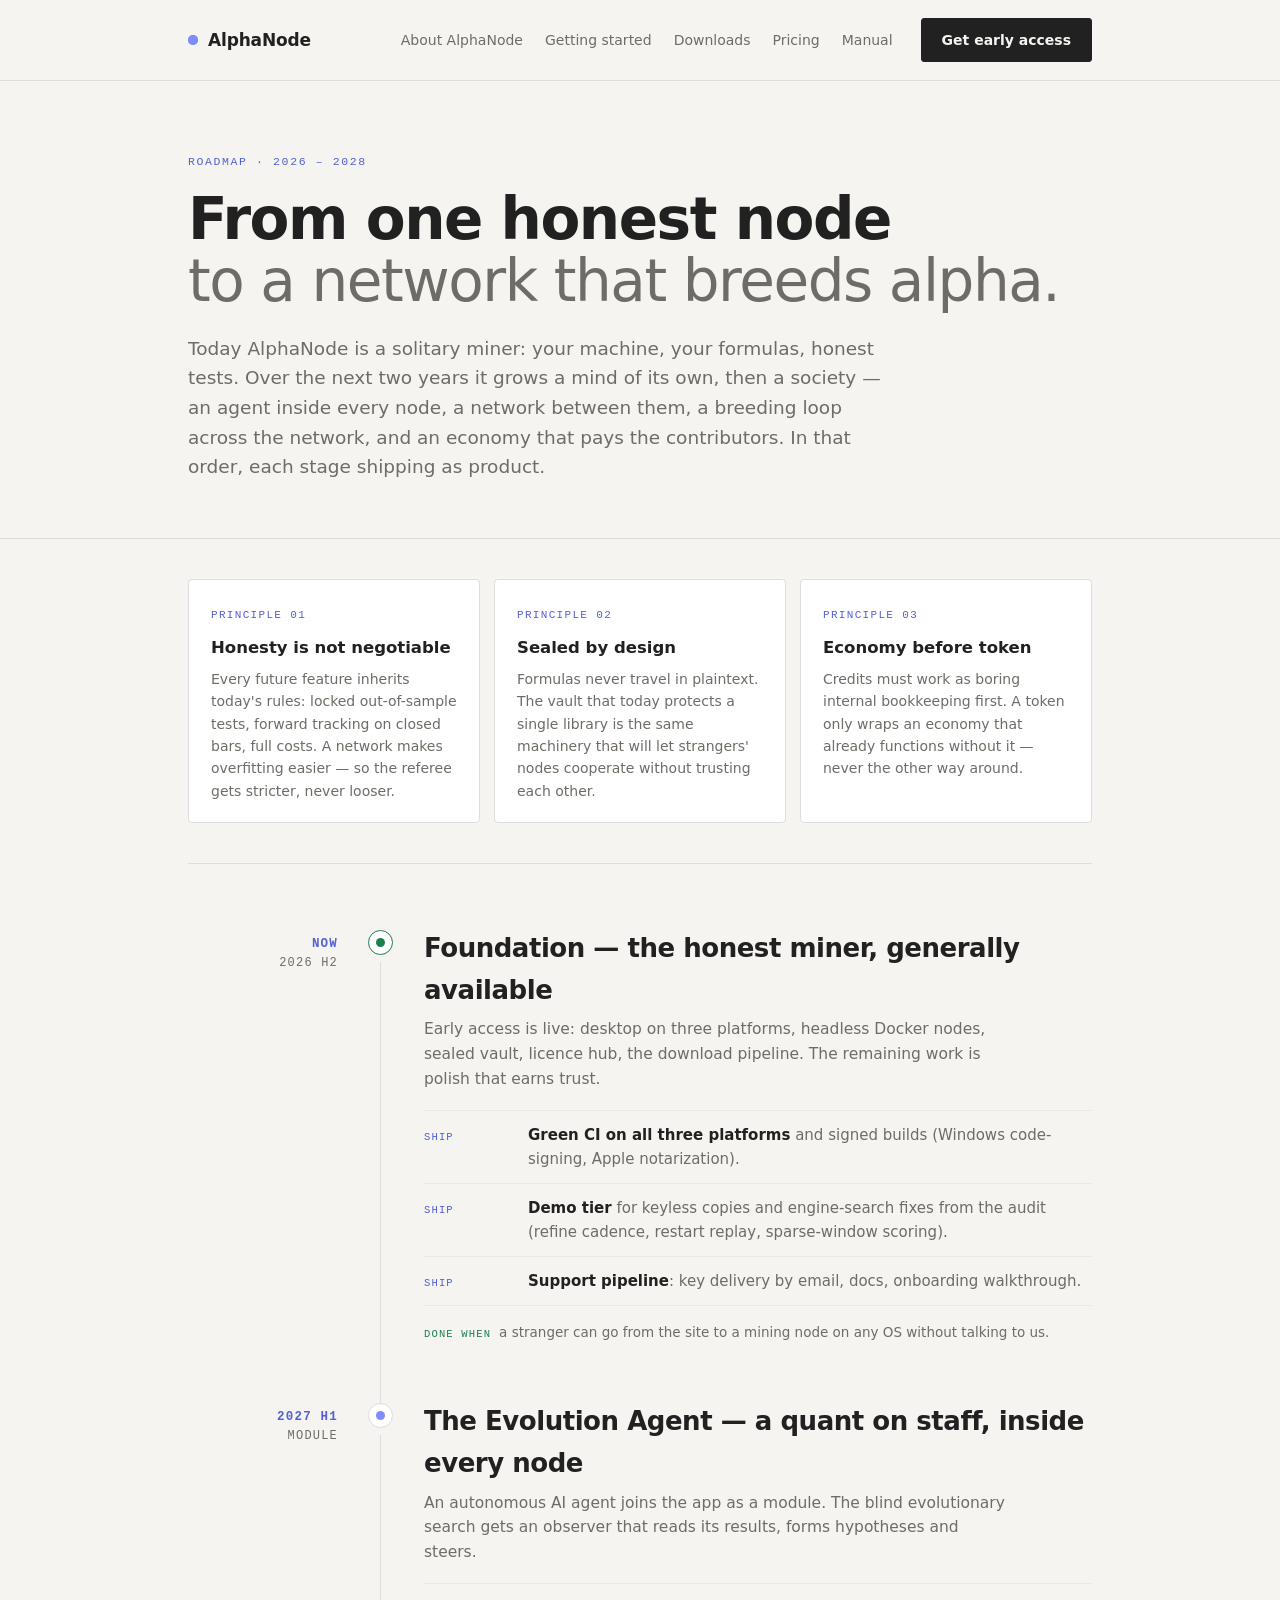
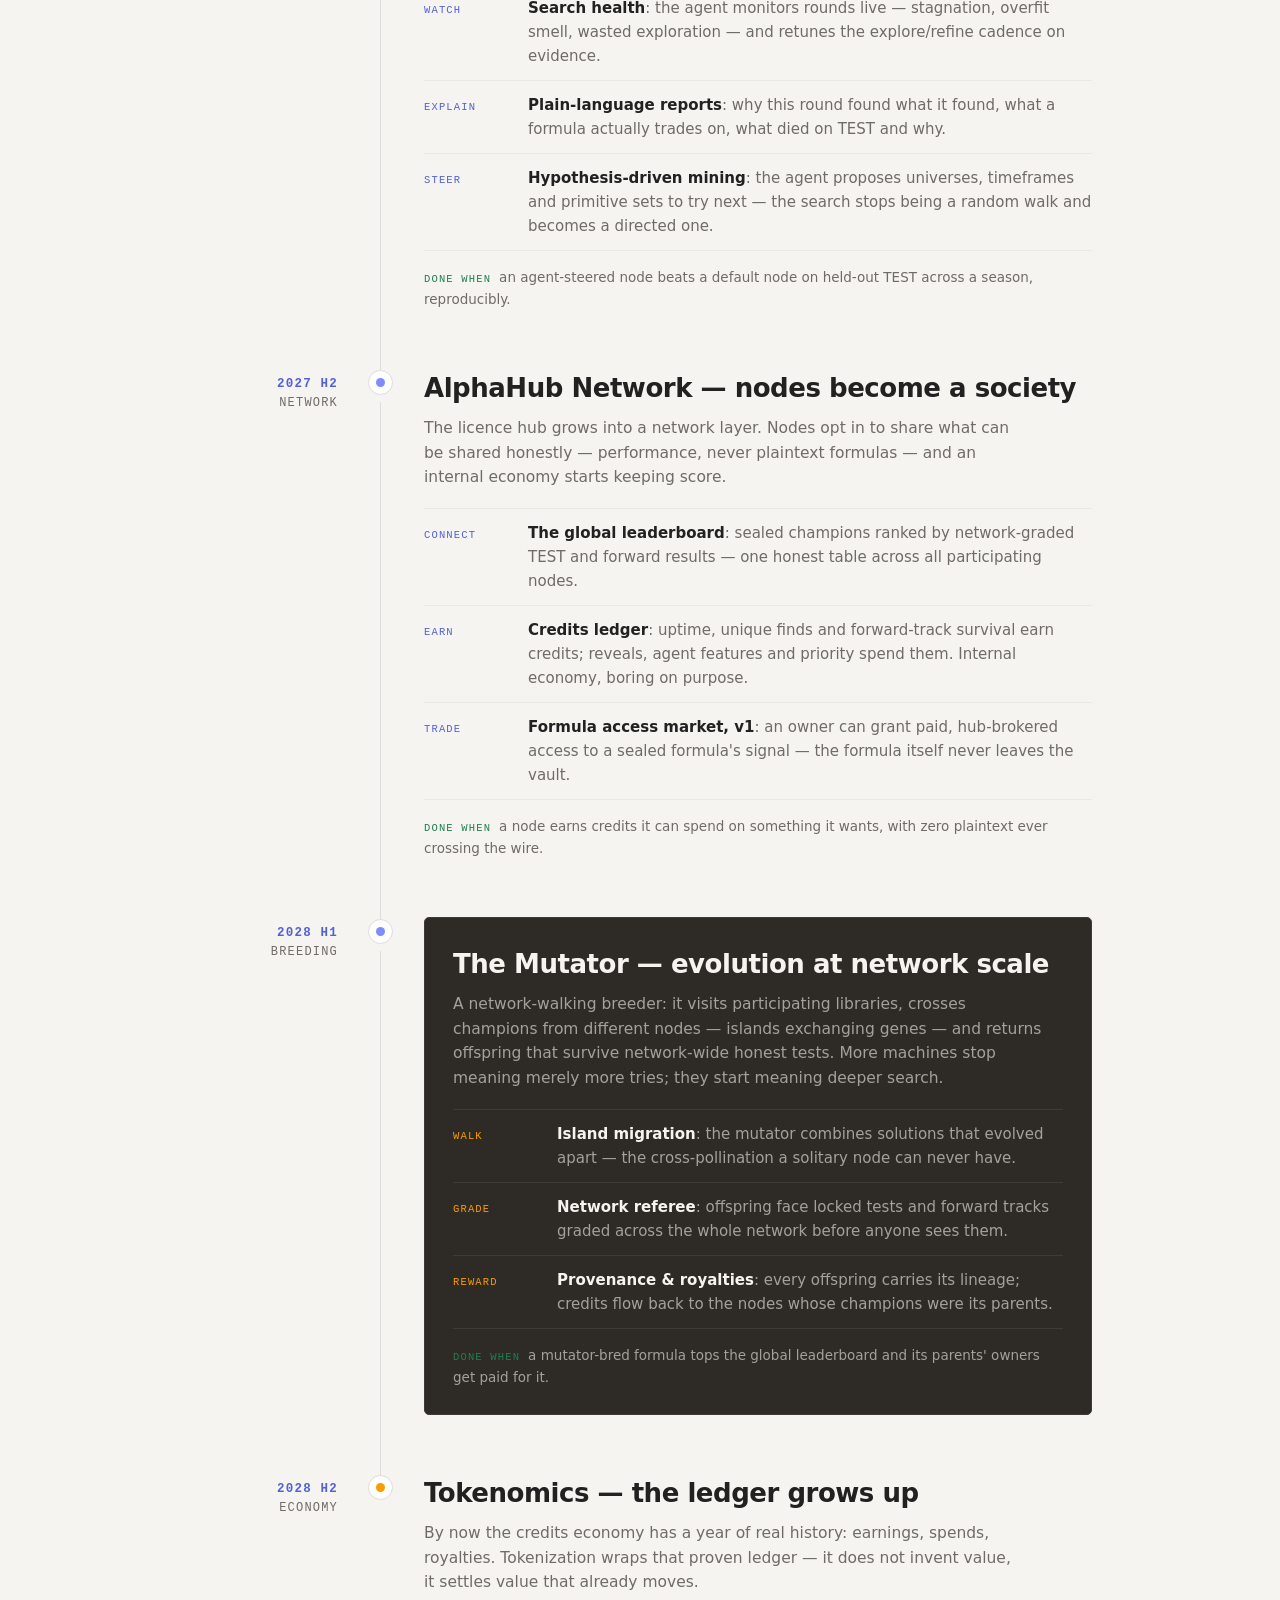
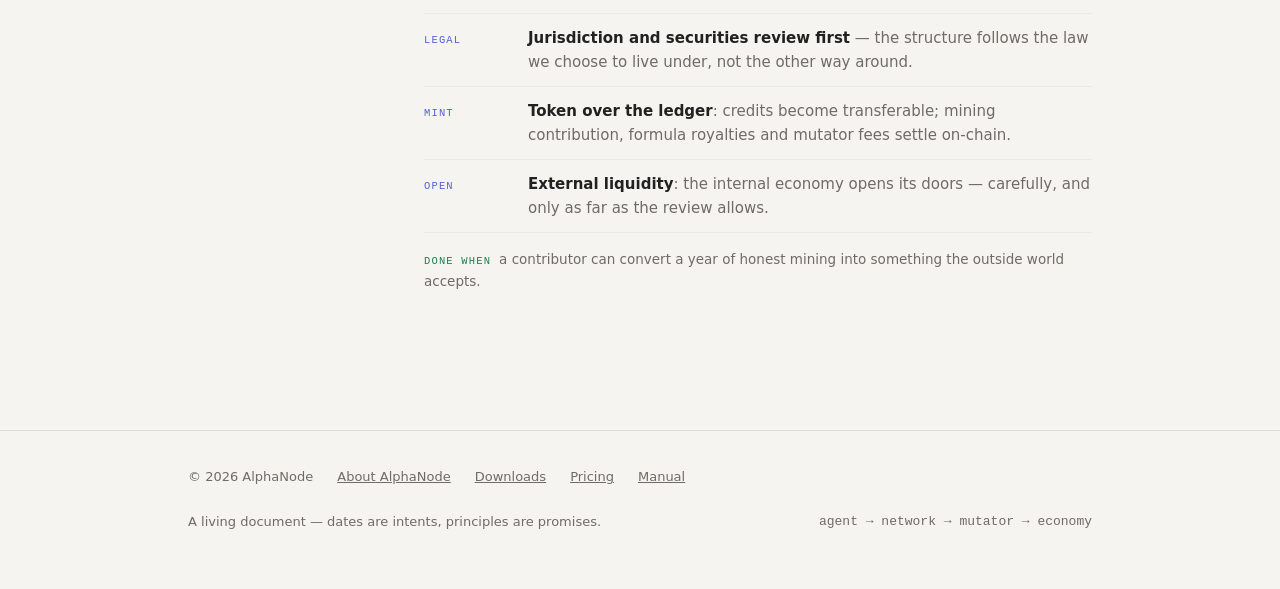
<file: site/roadmap.html>
<!doctype html>
<html lang="en">
<head>
<meta charset="utf-8">
<meta name="viewport" content="width=device-width, initial-scale=1">
<meta name="color-scheme" content="light">
<title>Roadmap — AlphaNode</title>
<meta name="description" content="From one honest node to a network that breeds alpha: AlphaNode's 2026–2028 plan — the Evolution Agent, the AlphaHub network and credits economy, the network-scale Mutator, and tokenomics last.">
<link rel="icon" href="/favicon.svg" type="image/svg+xml">
<link rel="icon" href="/favicon-32.png" sizes="32x32" type="image/png">
<link rel="apple-touch-icon" href="/apple-touch-icon.png">
<meta property="og:type" content="website">
<meta property="og:site_name" content="AlphaNode">
<meta property="og:title" content="Roadmap — AlphaNode">
<meta property="og:description" content="From one honest node to a network that breeds alpha: the 2026–2028 plan — Evolution Agent, AlphaHub network, the Mutator, tokenomics.">
<meta property="og:image" content="https://alphanode.tech/og-card.png">
<meta property="og:url" content="https://alphanode.tech/roadmap.html">
<meta name="twitter:card" content="summary_large_image">
<style>
/* AlphaNode brand: warm paper, near-black ink, hairline rules, uppercase mono micro-labels,
   periwinkle + orange, graphite bands. Single-theme by design — the paper IS the brand. */
:root{
  --paper:#f6f4f0; --card:#ffffff; --ink:#222121; --mut:#6f6b66;
  --line:#dedddd; --soft:#eae9e6;
  --acc:#7d8cff; --acctext:#5261d6; --orange:#f99c00;
  --green:#1e7f4e; --dark:#2e2b27; --darkline:#3f3b36;
  --darkink:#f6f4f0; --darkmut:#a5a09a;
}
*{box-sizing:border-box}
body{margin:0;background:var(--paper);color:var(--ink);
  font:16px/1.6 system-ui,-apple-system,"Segoe UI",sans-serif}
.mono{font-family:ui-monospace,SFMono-Regular,Menlo,Consolas,monospace}
.wrap{max-width:960px;margin:0 auto;padding:0 28px}
a{color:var(--acctext)}

header{padding:72px 0 56px;border-bottom:1px solid var(--line)}
.logo{display:flex;align-items:center;gap:11px;font-weight:650;font-size:18px;margin-bottom:48px}
.dot{width:10px;height:10px;overflow:visible;flex:none}
.dot circle{fill:var(--acc);transform-box:fill-box;transform-origin:center}
.dot rect{fill:var(--acc);transform-box:fill-box;transform-origin:center;transform:scaleX(0);
  animation:dot-link 6s ease-in-out infinite}
.dot .da{animation:dot-split-a 6s ease-in-out infinite}
.dot .db{animation:dot-split-b 6s ease-in-out infinite}
/* the brand dot lives the roadmap: one node divides, a link forms between the pair, and they
   merge back into one with a pulse — mitosis of a network, on loop. The global reduced-motion
   rule parks all three parts, which lands as the plain still dot. */
@keyframes dot-split-a{0%,74%{transform:translateX(0) scale(1)}18%,58%{transform:translateX(-5.5px) scale(.82)}82%,100%{transform:scale(1)}88%{transform:scale(1.22)}}
@keyframes dot-split-b{0%,74%{transform:translateX(0) scale(1)}18%,58%{transform:translateX(5.5px) scale(.82)}82%,100%{transform:scale(1)}88%{transform:scale(1.22)}}
@keyframes dot-link{0%,20%{transform:scaleX(0)}32%,54%{transform:scaleX(1)}66%,100%{transform:scaleX(0)}}
@media (prefers-reduced-motion: reduce){.dot .da,.dot .db,.dot rect{animation:none}}
.eyebrow{font-family:ui-monospace,SFMono-Regular,Menlo,monospace;font-size:11.5px;
  letter-spacing:.14em;text-transform:uppercase;color:var(--acctext);margin:0 0 16px}
h1{font-size:clamp(36px,5.5vw,58px);font-weight:680;letter-spacing:-.025em;line-height:1.07;
  margin:0;text-wrap:balance}
h1 .quiet{color:var(--mut);font-weight:500}
.lead{color:var(--mut);font-size:18.5px;max-width:60ch;margin:22px 0 0}

/* principles strip */
.princ{display:grid;grid-template-columns:repeat(3,1fr);gap:14px;padding:40px 0;border-bottom:1px solid var(--line)}
.princ .p{background:var(--card);border:1px solid var(--line);border-radius:4px;padding:20px 22px}
.princ .k{font-family:ui-monospace,SFMono-Regular,Menlo,monospace;font-size:11px;
  letter-spacing:.12em;text-transform:uppercase;color:var(--acctext)}
.princ h3{margin:10px 0 6px;font-size:16.5px;font-weight:650}
.princ p{margin:0;color:var(--mut);font-size:14px;line-height:1.6}

/* timeline */
.tl{padding:64px 0 80px}
.stop{display:grid;grid-template-columns:150px 26px minmax(0,1fr);gap:0 30px;position:relative}
.stop .when{font-family:ui-monospace,SFMono-Regular,Menlo,monospace;font-size:12px;
  letter-spacing:.1em;text-transform:uppercase;color:var(--mut);text-align:right;padding-top:6px}
.stop .when b{display:block;color:var(--acctext);font-weight:600;font-size:12.5px}
.rail{position:relative}
.rail::before{content:'';position:absolute;left:12px;top:34px;bottom:-14px;width:1px;background:var(--line)}
.stop:last-child .rail::before{display:none}
.knot{position:relative;z-index:1;width:25px;height:25px;border-radius:50%;
  border:1px solid var(--line);background:var(--card);display:flex;align-items:center;justify-content:center;margin-top:2px}
.knot::after{content:'';width:9px;height:9px;border-radius:50%;background:var(--acc)}
.stop.now .knot{border-color:var(--green)}
.stop.now .knot::after{background:var(--green)}
.stop.far .knot::after{background:var(--orange)}
.body{padding-bottom:58px}
.body h2{margin:0 0 6px;font-size:26px;font-weight:660;letter-spacing:-.018em}
.body .sub{color:var(--mut);margin:0 0 18px;font-size:15.5px;max-width:60ch}
.ship{margin:0;padding:0;list-style:none;display:flex;flex-direction:column}
.ship li{padding:12px 0;border-top:1px solid var(--soft);color:var(--mut);font-size:15px;
  display:grid;grid-template-columns:86px 1fr;gap:18px;align-items:baseline}
.ship li:last-child{border-bottom:1px solid var(--soft)}
.ship .t{font-family:ui-monospace,SFMono-Regular,Menlo,monospace;font-size:10.5px;
  letter-spacing:.11em;text-transform:uppercase;color:var(--acctext)}
.ship b{color:var(--ink);font-weight:600}
.done{margin:16px 0 0;font-size:13.5px;color:var(--mut)}
.done .k{font-family:ui-monospace,SFMono-Regular,Menlo,monospace;font-size:10.5px;
  letter-spacing:.11em;text-transform:uppercase;color:var(--green);margin-right:8px}

/* graphite band for the mutator stop */
.stop.darkband .bodycard{background:var(--dark);border:1px solid var(--darkline);border-radius:5px;
  padding:26px 28px;color:var(--darkink)}
.stop.darkband .bodycard h2{color:var(--darkink)}
.stop.darkband .bodycard .sub{color:var(--darkmut)}
.stop.darkband .ship li{border-color:var(--darkline);color:var(--darkmut)}
.stop.darkband .ship .t{color:var(--orange)}
.stop.darkband .ship b{color:var(--darkink)}
.stop.darkband .done{color:var(--darkmut)}

footer{border-top:1px solid var(--line);padding:36px 0 56px;color:var(--mut);font-size:13px}
.foot-row{display:flex;gap:24px;flex-wrap:wrap;align-items:center}

@media (max-width:760px){
  .princ{grid-template-columns:1fr}
  .stop{grid-template-columns:26px minmax(0,1fr);gap:0 18px}
  .stop .when{grid-column:2;text-align:left;padding:0 0 10px;order:-1}
  .stop .when b{display:inline;margin-right:8px}
  .rail{grid-row:2}
  .body{grid-column:2}
  .ship li{grid-template-columns:1fr;gap:4px}
}

nav{border-bottom:1px solid var(--line)}
.nav-in{display:flex;align-items:center;gap:28px;padding-block:18px}
.nav-in .btn{white-space:nowrap}
.nav-logo{display:flex;align-items:center;gap:10px;font-weight:650;font-size:17px;letter-spacing:-.01em;text-decoration:none;color:var(--ink)}
.nav-links{display:flex;gap:22px;margin-left:auto}
.nav-links a{color:var(--mut);text-decoration:none;font-size:14px}
.nav-links a:hover{color:var(--ink)}
.btn{display:inline-block;background:var(--ink);color:var(--paper);border:1px solid var(--ink);
  border-radius:3px;padding:10px 20px;font-size:14px;font-weight:550;text-decoration:none;cursor:pointer}
.btn:hover{opacity:.85}
@media (max-width:560px){.nav-links{display:none}.nav-in > .btn{margin-left:auto}
  .nav-in{gap:14px}
  .logo{font-size:17px}
  .nav-in .btn{padding:9px 12px;font-size:13px}
}
</style>
</head>
<body>
<nav>
  <div class="wrap nav-in">
    <a class="nav-logo" href="index.html"><svg class="dot" viewBox="0 0 9 9" aria-hidden="true"><rect x="-1.5" y="3.75" width="12" height="1.5" rx=".75"/><circle class="da" cx="4.5" cy="4.5" r="4.5"/><circle class="db" cx="4.5" cy="4.5" r="4.5"/></svg>AlphaNode</a>
    <div class="nav-links">
      <a href="index.html">About AlphaNode</a>
      <a href="start.html">Getting started</a>
      <a href="download.html">Downloads</a>
      <a href="buy.html">Pricing</a>
      <a href="manual.html">Manual</a>
    </div>
    <a class="btn" href="index.html#get">Get early access</a>
  </div>
</nav>

<header>
  <div class="wrap">
    <p class="eyebrow">Roadmap · 2026 – 2028</p>
    <h1>From one honest node<br><span class="quiet">to a network that breeds alpha.</span></h1>
    <p class="lead">Today AlphaNode is a solitary miner: your machine, your formulas, honest
      tests. Over the next two years it grows a mind of its own, then a society — an agent
      inside every node, a network between them, a breeding loop across the network, and an
      economy that pays the contributors. In that order, each stage shipping as product.</p>
  </div>
</header>

<div class="wrap">
  <div class="princ">
    <div class="p"><span class="k">principle 01</span>
      <h3>Honesty is not negotiable</h3>
      <p>Every future feature inherits today's rules: locked out-of-sample tests, forward
         tracking on closed bars, full costs. A network makes overfitting easier — so the
         referee gets stricter, never looser.</p></div>
    <div class="p"><span class="k">principle 02</span>
      <h3>Sealed by design</h3>
      <p>Formulas never travel in plaintext. The vault that today protects a single library is
         the same machinery that will let strangers' nodes cooperate without trusting each
         other.</p></div>
    <div class="p"><span class="k">principle 03</span>
      <h3>Economy before token</h3>
      <p>Credits must work as boring internal bookkeeping first. A token only wraps an economy
         that already functions without it — never the other way around.</p></div>
  </div>

  <div class="tl">

    <div class="stop now">
      <div class="when"><b>Now</b>2026 H2</div>
      <div class="rail"><div class="knot"></div></div>
      <div class="body">
        <h2>Foundation — the honest miner, generally available</h2>
        <p class="sub">Early access is live: desktop on three platforms, headless Docker nodes,
           sealed vault, licence hub, the download pipeline. The remaining work is polish that
           earns trust.</p>
        <ul class="ship">
          <li><span class="t">ship</span><span><b>Green CI on all three platforms</b> and signed
              builds (Windows code-signing, Apple notarization).</span></li>
          <li><span class="t">ship</span><span><b>Demo tier</b> for keyless copies and
              engine-search fixes from the audit (refine cadence, restart replay, sparse-window
              scoring).</span></li>
          <li><span class="t">ship</span><span><b>Support pipeline</b>: key delivery by email,
              docs, onboarding walkthrough.</span></li>
        </ul>
        <p class="done"><span class="k">done when</span>a stranger can go from the site to a
           mining node on any OS without talking to us.</p>
      </div>
    </div>

    <div class="stop">
      <div class="when"><b>2027 H1</b>module</div>
      <div class="rail"><div class="knot"></div></div>
      <div class="body">
        <h2>The Evolution Agent — a quant on staff, inside every node</h2>
        <p class="sub">An autonomous AI agent joins the app as a module. The blind evolutionary
           search gets an observer that reads its results, forms hypotheses and steers.</p>
        <ul class="ship">
          <li><span class="t">watch</span><span><b>Search health</b>: the agent monitors rounds
              live — stagnation, overfit smell, wasted exploration — and retunes the
              explore/refine cadence on evidence.</span></li>
          <li><span class="t">explain</span><span><b>Plain-language reports</b>: why this round
              found what it found, what a formula actually trades on, what died on TEST and
              why.</span></li>
          <li><span class="t">steer</span><span><b>Hypothesis-driven mining</b>: the agent
              proposes universes, timeframes and primitive sets to try next — the search stops
              being a random walk and becomes a directed one.</span></li>
        </ul>
        <p class="done"><span class="k">done when</span>an agent-steered node beats a default
           node on held-out TEST across a season, reproducibly.</p>
      </div>
    </div>

    <div class="stop">
      <div class="when"><b>2027 H2</b>network</div>
      <div class="rail"><div class="knot"></div></div>
      <div class="body">
        <h2>AlphaHub Network — nodes become a society</h2>
        <p class="sub">The licence hub grows into a network layer. Nodes opt in to share what
           can be shared honestly — performance, never plaintext formulas — and an internal
           economy starts keeping score.</p>
        <ul class="ship">
          <li><span class="t">connect</span><span><b>The global leaderboard</b>: sealed
              champions ranked by network-graded TEST and forward results — one honest table
              across all participating nodes.</span></li>
          <li><span class="t">earn</span><span><b>Credits ledger</b>: uptime, unique finds and
              forward-track survival earn credits; reveals, agent features and priority spend
              them. Internal economy, boring on purpose.</span></li>
          <li><span class="t">trade</span><span><b>Formula access market, v1</b>: an owner can
              grant paid, hub-brokered access to a sealed formula's signal — the formula itself
              never leaves the vault.</span></li>
        </ul>
        <p class="done"><span class="k">done when</span>a node earns credits it can spend on
           something it wants, with zero plaintext ever crossing the wire.</p>
      </div>
    </div>

    <div class="stop darkband">
      <div class="when"><b>2028 H1</b>breeding</div>
      <div class="rail"><div class="knot"></div></div>
      <div class="body"><div class="bodycard">
        <h2>The Mutator — evolution at network scale</h2>
        <p class="sub">A network-walking breeder: it visits participating libraries, crosses
           champions from different nodes — islands exchanging genes — and returns offspring
           that survive network-wide honest tests. More machines stop meaning merely more
           tries; they start meaning deeper search.</p>
        <ul class="ship">
          <li><span class="t">walk</span><span><b>Island migration</b>: the mutator combines
              solutions that evolved apart — the cross-pollination a solitary node can never
              have.</span></li>
          <li><span class="t">grade</span><span><b>Network referee</b>: offspring face locked
              tests and forward tracks graded across the whole network before anyone sees
              them.</span></li>
          <li><span class="t">reward</span><span><b>Provenance & royalties</b>: every offspring
              carries its lineage; credits flow back to the nodes whose champions were its
              parents.</span></li>
        </ul>
        <p class="done"><span class="k">done when</span>a mutator-bred formula tops the global
           leaderboard and its parents' owners get paid for it.</p>
      </div></div>
    </div>

    <div class="stop far">
      <div class="when"><b>2028 H2</b>economy</div>
      <div class="rail"><div class="knot"></div></div>
      <div class="body">
        <h2>Tokenomics — the ledger grows up</h2>
        <p class="sub">By now the credits economy has a year of real history: earnings, spends,
           royalties. Tokenization wraps that proven ledger — it does not invent value, it
           settles value that already moves.</p>
        <ul class="ship">
          <li><span class="t">legal</span><span><b>Jurisdiction and securities review first</b>
              — the structure follows the law we choose to live under, not the other way
              around.</span></li>
          <li><span class="t">mint</span><span><b>Token over the ledger</b>: credits become
              transferable; mining contribution, formula royalties and mutator fees settle
              on-chain.</span></li>
          <li><span class="t">open</span><span><b>External liquidity</b>: the internal economy
              opens its doors — carefully, and only as far as the review allows.</span></li>
        </ul>
        <p class="done"><span class="k">done when</span>a contributor can convert a year of
           honest mining into something the outside world accepts.</p>
      </div>
    </div>

  </div>
</div>

<footer>
  <div class="wrap">
    <div class="foot-row">
      <span>© 2026 AlphaNode</span>
      <a href="index.html" style="color:var(--mut)">About AlphaNode</a>
      <a href="download.html" style="color:var(--mut)">Downloads</a>
      <a href="buy.html" style="color:var(--mut)">Pricing</a>
      <a href="manual.html" style="color:var(--mut)">Manual</a>
      <span>A living document — dates are intents, principles are promises.</span>
      <span style="margin-left:auto" class="mono">agent → network → mutator → economy</span>
    </div>
  </div>
</footer>
</body>
</html>
</file>
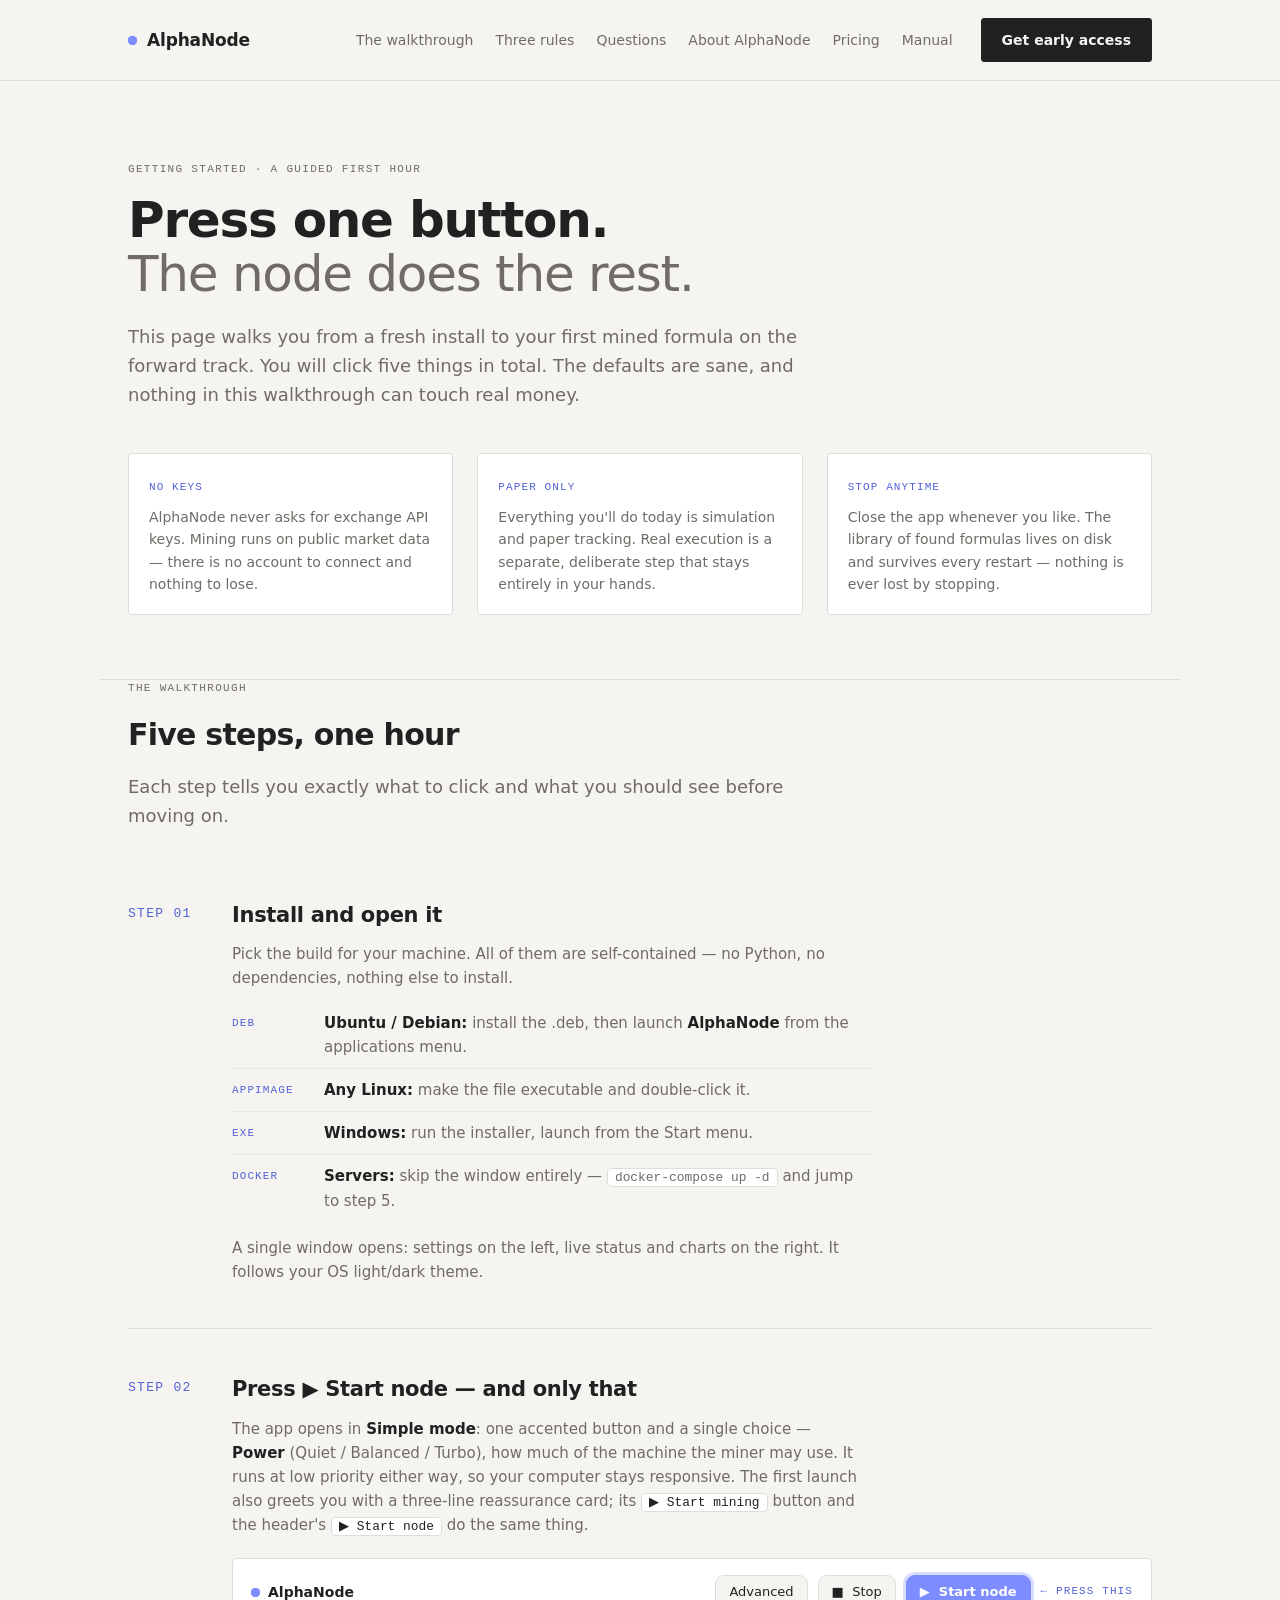
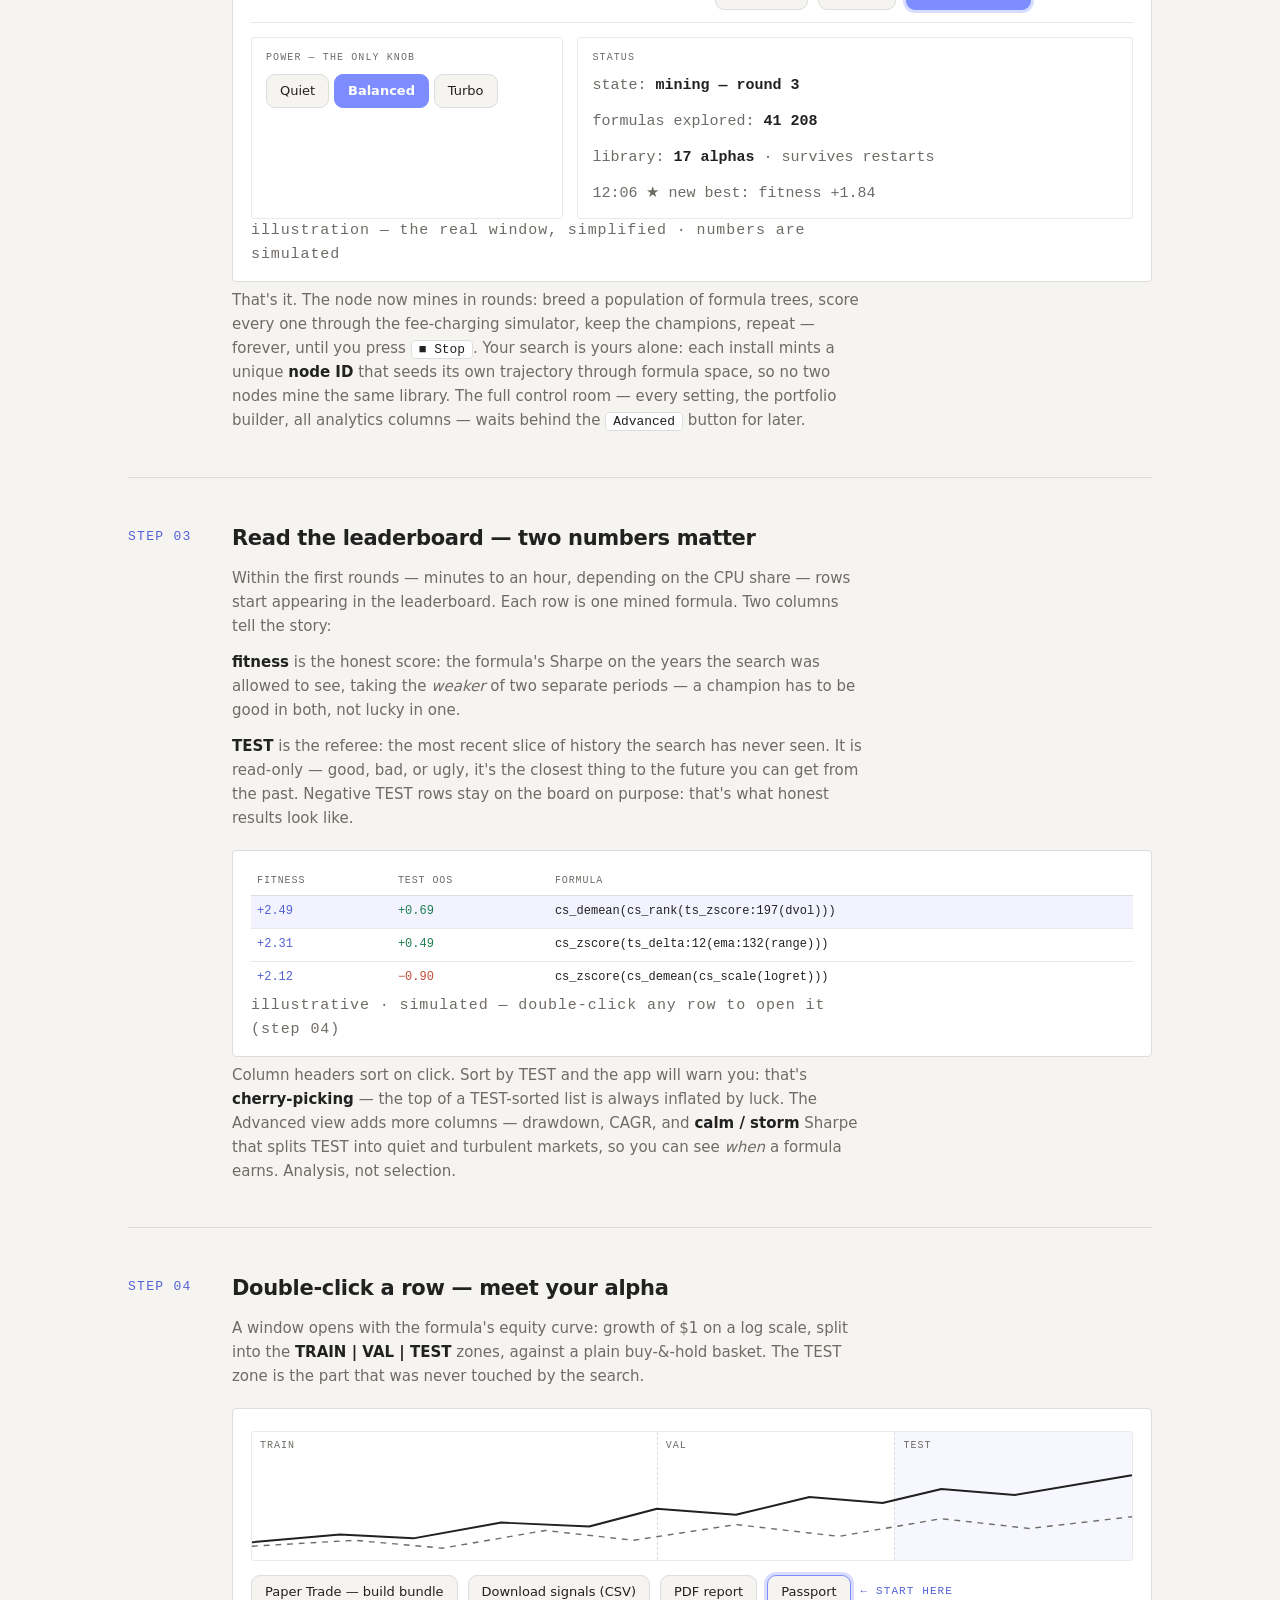
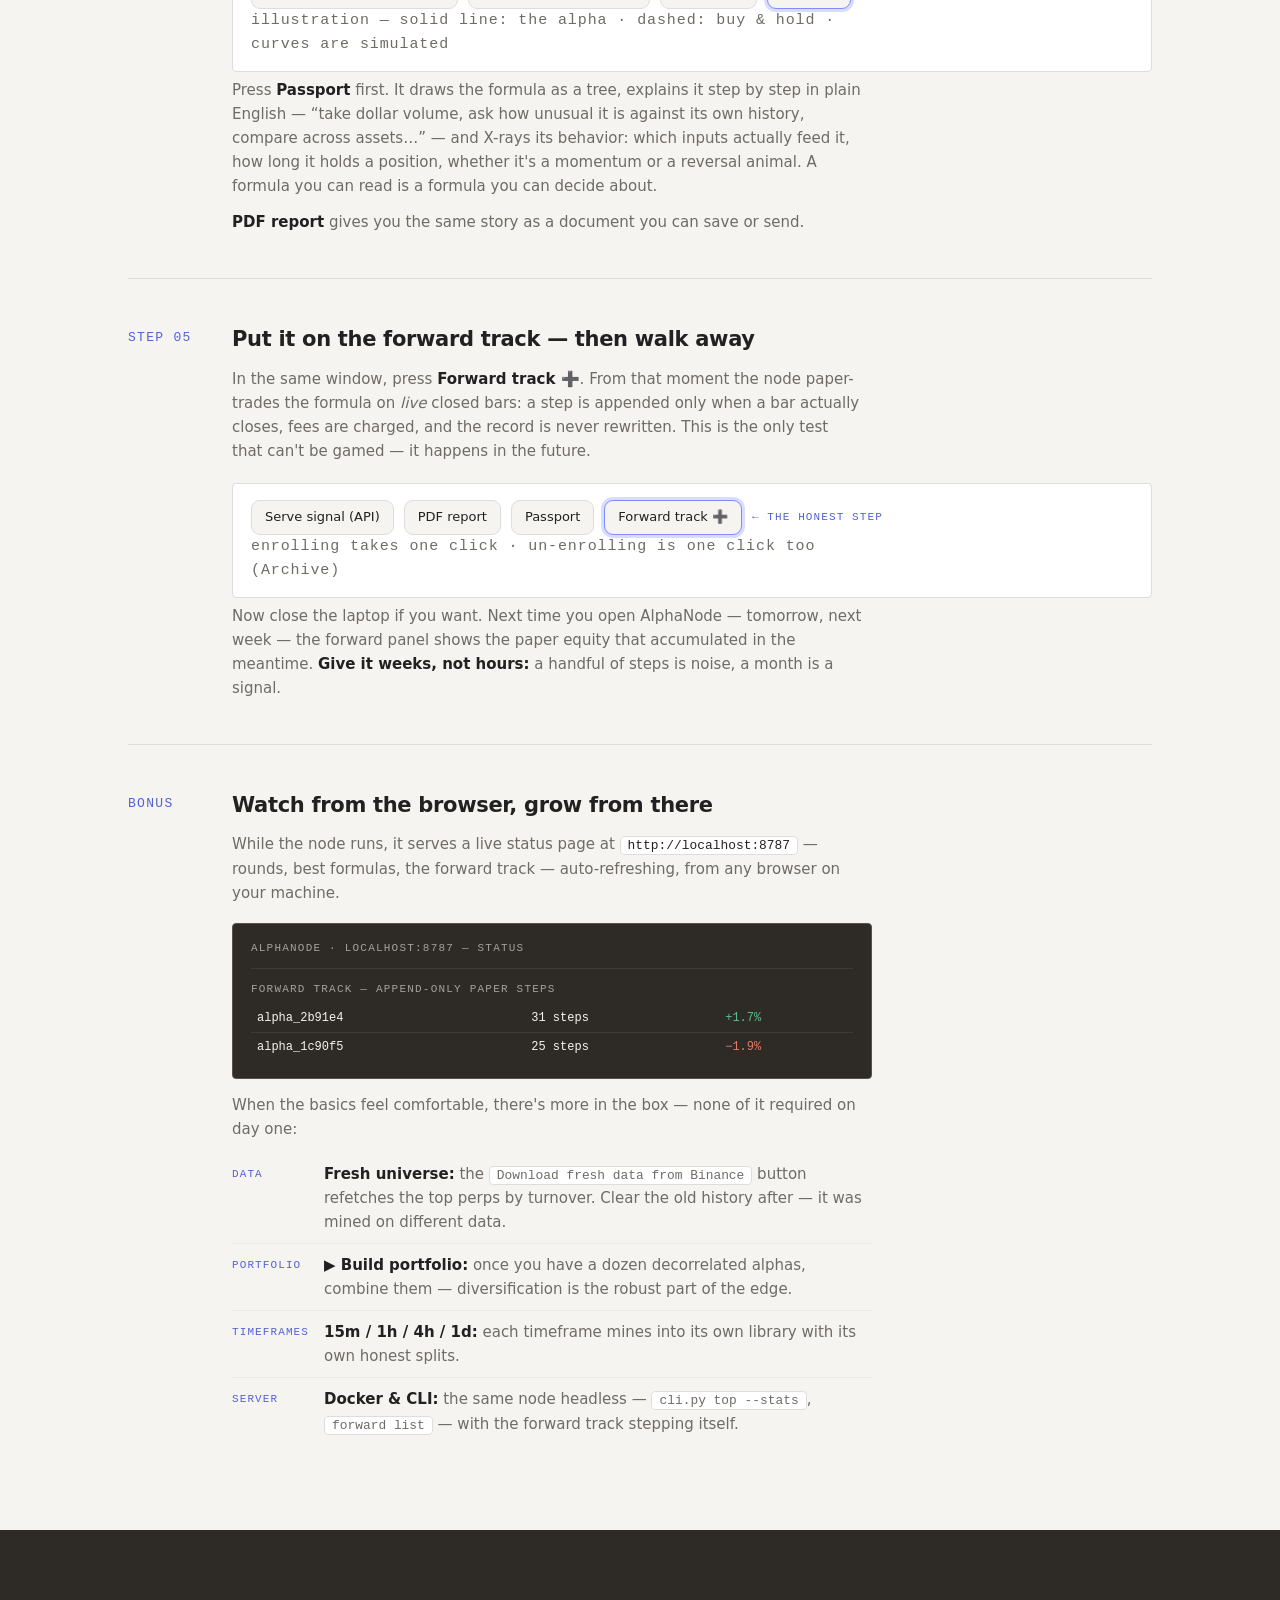
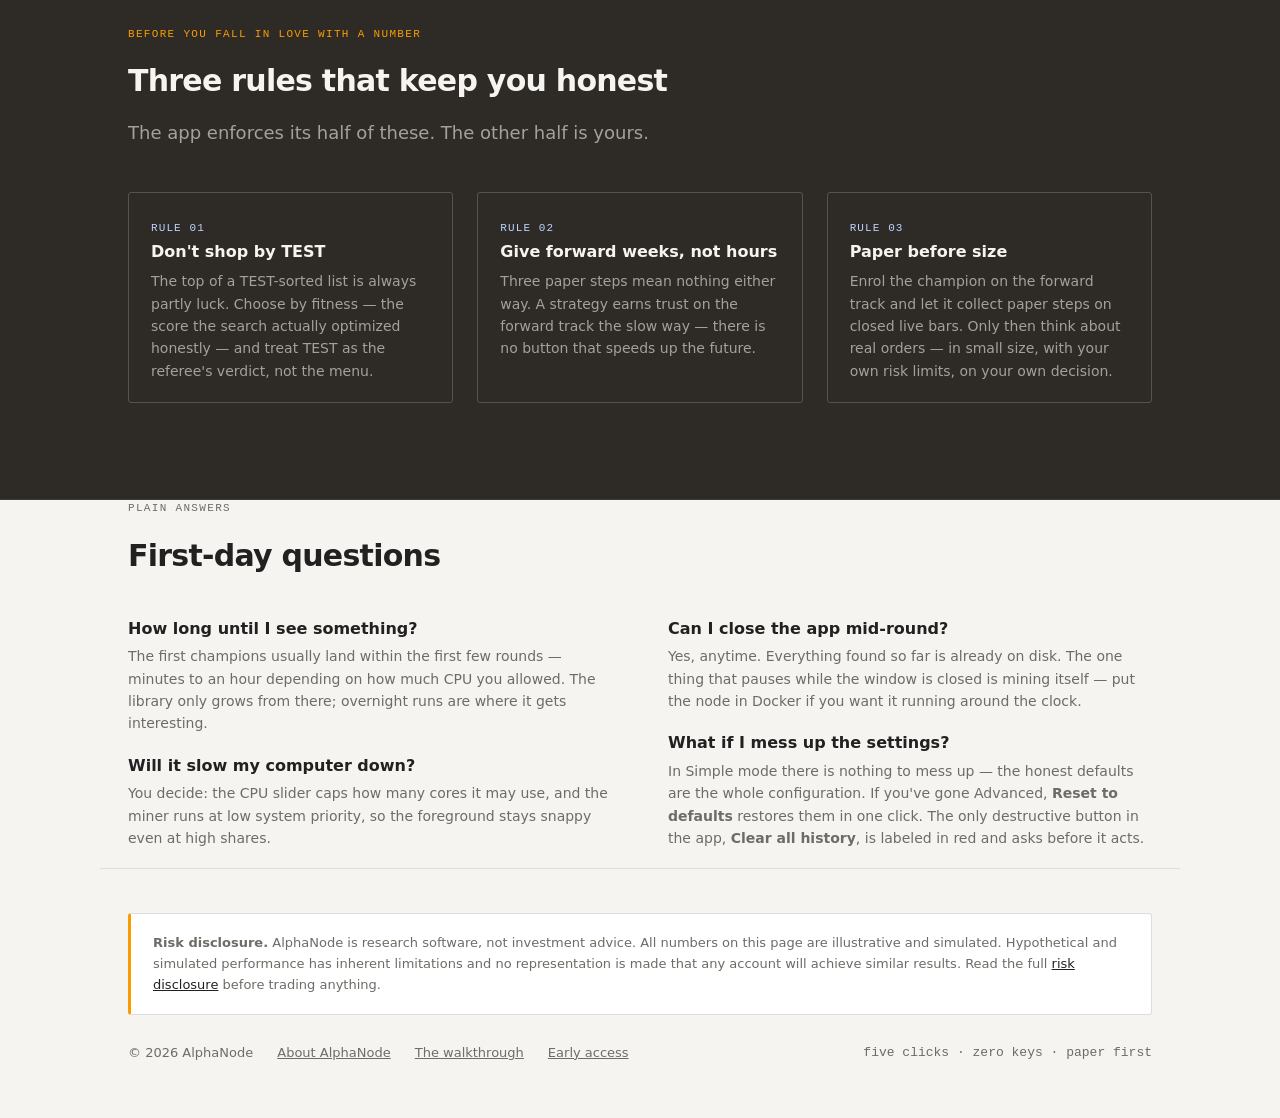
<file: site/start.html>
<!doctype html>
<html lang="en">
<head>
<meta charset="utf-8">
<meta name="viewport" content="width=device-width, initial-scale=1">
<meta name="color-scheme" content="light">
<title>Getting started — AlphaNode</title>
<meta name="description" content="Your first hour with AlphaNode, step by step: install it, press one button, read the leaderboard, open an alpha, put it on the forward track. Nothing to configure, nothing to break.">
<link rel="icon" href="/favicon.svg" type="image/svg+xml">
<link rel="icon" href="/favicon-32.png" sizes="32x32" type="image/png">
<link rel="apple-touch-icon" href="/apple-touch-icon.png">
<meta property="og:type" content="website">
<meta property="og:site_name" content="AlphaNode">
<meta property="og:title" content="Getting started — AlphaNode">
<meta property="og:description" content="Your first hour with AlphaNode, step by step: install it, press one button, read the leaderboard, open an alpha, put it on the forward track. Nothing to configure, nothing to break.">
<meta property="og:image" content="https://alphanode.tech/og-card.png">
<meta property="og:url" content="https://alphanode.tech/start.html">
<meta name="twitter:card" content="summary_large_image">
<style>
/* Same visual language as index.html: warm paper, near-black ink, hairline borders,
   uppercase mono micro-labels, periwinkle + orange accents, one dark graphite band.
   Deliberately single-theme (the paper IS the brand); every surface paints its own color.
   Self-contained: system font stacks only, zero external requests. */
:root{
  --paper:#f6f4f0; --card:#ffffff; --ink:#222121; --mut:#6f6b66;
  --line:#dedddd; --soft:#eae9e6;
  --acc:#7d8cff; --acctext:#5261d6; --orange:#f99c00;
  --green:#1e7f4e; --red:#c14b36;
  --dark:#2e2b27; --darkline:#3f3b36; --darkline2:#57524b;
  --darkink:#f6f4f0; --darkmut:#a5a09a; --darkacc:#bfd1ff; --darkgreen:#5abd8c; --darkred:#e57a63;
}
*{box-sizing:border-box}
html{scroll-behavior:smooth}
@media (prefers-reduced-motion: reduce){
  html{scroll-behavior:auto}
  *,*::before,*::after{animation:none!important;transition:none!important}
}
body{
  margin:0; background:var(--paper); color:var(--ink);
  font:16px/1.6 system-ui,-apple-system,"Segoe UI",sans-serif;
}
.mono{font-family:ui-monospace,SFMono-Regular,Menlo,Consolas,monospace}
.wrap{max-width:1080px;margin:0 auto;padding:0 28px}
a{color:var(--ink)}
a:focus-visible,button:focus-visible{outline:2px solid var(--acc);outline-offset:3px}

/* ---------- nav ---------- */
nav{border-bottom:1px solid var(--line)}
.nav-in{display:flex;align-items:center;gap:28px;padding-block:18px}
.nav-in .btn{white-space:nowrap}
.logo{display:flex;align-items:center;gap:10px;font-weight:650;font-size:17px;letter-spacing:-.01em;text-decoration:none}
.dot{width:9px;height:9px;overflow:visible;flex:none}
.dot circle{fill:var(--acc);transform-box:fill-box;transform-origin:center}
.dot rect{fill:var(--acc);transform-box:fill-box;transform-origin:center;transform:scaleX(0);
  animation:dot-link 6s ease-in-out infinite}
.dot .da{animation:dot-split-a 6s ease-in-out infinite}
.dot .db{animation:dot-split-b 6s ease-in-out infinite}
/* the brand dot lives the roadmap: one node divides, a link forms between the pair, and they
   merge back into one with a pulse — mitosis of a network, on loop. The global reduced-motion
   rule parks all three parts, which lands as the plain still dot. */
@keyframes dot-split-a{0%,74%{transform:translateX(0) scale(1)}18%,58%{transform:translateX(-5.5px) scale(.82)}82%,100%{transform:scale(1)}88%{transform:scale(1.22)}}
@keyframes dot-split-b{0%,74%{transform:translateX(0) scale(1)}18%,58%{transform:translateX(5.5px) scale(.82)}82%,100%{transform:scale(1)}88%{transform:scale(1.22)}}
@keyframes dot-link{0%,20%{transform:scaleX(0)}32%,54%{transform:scaleX(1)}66%,100%{transform:scaleX(0)}}
@media (prefers-reduced-motion: reduce){.dot .da,.dot .db,.dot rect{animation:none}}
.nav-links{display:flex;gap:22px;margin-left:auto}
.nav-links a{color:var(--mut);text-decoration:none;font-size:14px}
.nav-links a:hover{color:var(--ink)}
.btn{display:inline-block;background:var(--ink);color:var(--paper);border:1px solid var(--ink);
  border-radius:3px;padding:10px 20px;font-size:14px;font-weight:550;text-decoration:none;cursor:pointer}
.btn:hover{opacity:.85}

/* ---------- scaffolding ---------- */
.eyebrow{font-family:ui-monospace,SFMono-Regular,Menlo,monospace;font-size:11px;
  letter-spacing:.12em;text-transform:uppercase;color:var(--mut);margin:0 0 14px}
section{padding:96px 0;border-bottom:1px solid var(--line)}
h1,h2{letter-spacing:-.025em;text-wrap:balance;margin:0}
h1{font-size:clamp(34px,4.6vw,50px);font-weight:680;line-height:1.08}
h1 .quiet{color:var(--mut);font-weight:500}
h2{font-size:30px;font-weight:650;margin-bottom:14px}
.lead{color:var(--mut);font-size:18px;max-width:62ch;margin:0}

/* ---------- hero ---------- */
.hero{padding-block:80px 64px;border-bottom:1px solid var(--line)}
.hero p.lead{margin:22px 0 0}
.assure{display:grid;grid-template-columns:repeat(3,1fr);gap:24px;margin-top:44px}
.as{background:var(--card);border:1px solid var(--line);border-radius:3px;padding:18px 20px}
.as .tag{font-family:ui-monospace,SFMono-Regular,Menlo,monospace;font-size:11px;
  letter-spacing:.1em;text-transform:uppercase;color:var(--acctext)}
.as p{margin:8px 0 0;font-size:14px;color:var(--mut)}

/* ---------- walkthrough rail ---------- */
.rail{list-style:none;margin:24px 0 0;padding:0}
.stepitem{display:grid;grid-template-columns:76px minmax(0,1fr);gap:28px;padding:44px 0;border-top:1px solid var(--line)}
.rail .stepitem:first-child{border-top:none}
.stepno{font-family:ui-monospace,SFMono-Regular,Menlo,monospace;font-size:13px;
  letter-spacing:.1em;color:var(--acctext);padding-top:5px}
.stepbody h3{margin:0 0 10px;font-size:21px;letter-spacing:-.015em}
.stepbody p{margin:0 0 12px;font-size:15px;color:var(--mut);max-width:66ch}
.stepbody p:last-child{margin-bottom:0}
.stepbody b{color:var(--ink);font-weight:600}
.ui{font-family:ui-monospace,SFMono-Regular,Menlo,monospace;font-size:.86em;background:var(--card);
  border:1px solid var(--line);border-radius:4px;padding:1px 7px;color:var(--ink);white-space:nowrap}

/* install table */
.get-ul{margin:8px 0 0;padding:0;list-style:none;max-width:640px}
.get-ul li{padding:9px 0;border-bottom:1px solid var(--soft);font-size:15px;display:flex;gap:14px}
.get-ul li:last-child{border-bottom:none}
.get-ul .m{color:var(--acctext);font-family:ui-monospace,SFMono-Regular,Menlo,monospace;
  font-size:11px;letter-spacing:.1em;text-transform:uppercase;padding-top:4px;min-width:78px}
.get-ul span:not(.m){color:var(--mut)} .get-ul b{color:var(--ink)}

/* ---------- window mock ---------- */
.shot{background:var(--card);border:1px solid var(--line);border-radius:4px;
  padding:16px 18px 14px;margin:20px 0 6px;min-width:0}
.whead{display:flex;align-items:center;gap:10px;border-bottom:1px solid var(--soft);
  padding-bottom:12px;margin-bottom:14px;flex-wrap:wrap}
.whead .t{display:flex;align-items:center;gap:8px;font-weight:650;font-size:14px}
.whead .sp{flex:1}
.uibtn{display:inline-block;font-size:13px;border:1px solid var(--line);border-radius:9px;
  padding:6px 13px;background:var(--paper);color:var(--ink);white-space:nowrap}
.uibtn.accent{background:var(--acc);border-color:var(--acc);color:#fff;font-weight:600}
.uibtn.danger{color:var(--red);border-color:#e5c9c2}
.click{box-shadow:0 0 0 3px rgba(125,140,255,.30);border-color:var(--acc)}
.tap{font-family:ui-monospace,SFMono-Regular,Menlo,monospace;font-size:11px;
  letter-spacing:.1em;text-transform:uppercase;color:var(--acctext);white-space:nowrap}
.cap{font-family:ui-monospace,SFMono-Regular,Menlo,monospace;font-size:11px;
  letter-spacing:.06em;color:var(--mut);margin:10px 0 0}
.wbody{display:grid;grid-template-columns:minmax(0,.9fr) minmax(0,1.6fr);gap:14px}
.pane{border:1px solid var(--soft);border-radius:3px;padding:12px 14px;min-width:0}
.pane .k{font-family:ui-monospace,SFMono-Regular,Menlo,monospace;font-size:10px;
  letter-spacing:.11em;text-transform:uppercase;color:var(--mut);margin:0 0 8px}
.pane.dim{color:var(--mut)}
.fakerow{height:9px;background:var(--soft);border-radius:2px;margin:9px 0}
.fakerow.w1{width:82%}.fakerow.w2{width:64%}.fakerow.w3{width:74%}.fakerow.w4{width:56%}
.statline{font-family:ui-monospace,SFMono-Regular,Menlo,monospace;font-size:12px;color:var(--mut);margin:6px 0}
.statline b{color:var(--ink);font-weight:600}

/* leaderboard mock */
.tw{overflow-x:auto}
.lb{width:100%;border-collapse:collapse;font-family:ui-monospace,SFMono-Regular,Menlo,monospace;font-size:12px}
.lb th{text-align:left;font-weight:500;color:var(--mut);font-size:10px;letter-spacing:.09em;
  text-transform:uppercase;padding:6px;border-bottom:1px solid var(--line);white-space:nowrap}
.lb td{padding:6.5px 6px;border-bottom:1px solid var(--soft);white-space:nowrap}
.lb tr:last-child td{border-bottom:none}
.lb .fit{color:var(--acctext)} .lb .pos{color:var(--green)} .lb .neg{color:var(--red)}
.lb .f{overflow:hidden;text-overflow:ellipsis;max-width:250px;color:var(--ink)}
.lb tr.sel td{background:rgba(125,140,255,.10)}

/* equity mock */
.eq{position:relative;height:130px;margin-top:6px;border:1px solid var(--soft);border-radius:3px;
  display:grid;grid-template-columns:46% 27% 27%;overflow:hidden}
.eq .z{position:relative;border-left:1px dashed var(--line)}
.eq .z:first-child{border-left:none}
.eq .z .zl{position:absolute;top:6px;left:8px;font-family:ui-monospace,SFMono-Regular,Menlo,monospace;
  font-size:10px;letter-spacing:.1em;color:var(--mut)}
.eq .z.test{background:rgba(125,140,255,.07)}
.eq svg{position:absolute;inset:0;width:100%;height:100%}

/* ---------- rules band (dark) ---------- */
.band{background:var(--dark);color:var(--darkink);border-bottom:1px solid var(--darkline)}
.band .eyebrow{color:var(--orange)}
.band h2{color:var(--darkink)}
.band .lead{color:var(--darkmut)}
.rules{display:grid;grid-template-columns:repeat(3,1fr);gap:24px;margin-top:44px}
.rule{border:1px solid var(--darkline2);border-radius:3px;padding:20px 22px}
.rule h3{margin:0 0 6px;font-size:16px;color:var(--darkink)}
.rule p{margin:0;font-size:14px;color:var(--darkmut)}
.rule .tag{font-family:ui-monospace,SFMono-Regular,Menlo,monospace;font-size:11px;
  letter-spacing:.1em;text-transform:uppercase;color:var(--darkacc)}

/* status page mock (dark, like the landing hero) */
.term{background:var(--dark);border:1px solid var(--darkline2);border-radius:4px;
  padding:16px 18px;color:var(--darkink);min-width:0;margin-top:18px;max-width:640px}
.term .head{font-family:ui-monospace,SFMono-Regular,Menlo,monospace;font-size:11px;
  letter-spacing:.11em;text-transform:uppercase;color:var(--darkmut);
  border-bottom:1px solid var(--darkline);padding-bottom:10px;margin-bottom:4px}
.term .k{font-family:ui-monospace,SFMono-Regular,Menlo,monospace;font-size:11px;
  letter-spacing:.11em;text-transform:uppercase;color:var(--darkmut);margin:12px 0 6px}
.term table{width:100%;border-collapse:collapse;font-family:ui-monospace,SFMono-Regular,Menlo,monospace;font-size:12px}
.term td{padding:4.5px 6px;border-bottom:1px solid var(--darkline);white-space:nowrap}
.term tr:last-child td{border-bottom:none}
.term .pos{color:var(--darkgreen)} .term .neg{color:var(--darkred)} .term .f{color:var(--darkink)}

/* ---------- faq ---------- */
.faq{display:grid;grid-template-columns:repeat(2,1fr);gap:8px 56px;margin-top:36px}
.faq h3{font-size:16px;margin:0 0 4px}
.faq p{margin:0 0 18px;font-size:14px;color:var(--mut)}

/* ---------- footer ---------- */
footer{padding:44px 0 60px;color:var(--mut);font-size:13px}
.disclaimer{border:1px solid var(--line);border-left:3px solid var(--orange);border-radius:3px;
  background:var(--card);padding:18px 22px;margin-bottom:28px;font-size:13px;line-height:1.65;color:var(--mut)}
.foot-row{display:flex;gap:24px;flex-wrap:wrap;align-items:center}
.foot-row a{color:var(--mut)}

@media (max-width: 900px){
  section{padding:64px 0}
  .assure,.rules{grid-template-columns:1fr}
  .faq{grid-template-columns:1fr}
  .wbody{grid-template-columns:minmax(0,1fr)}
  .pane.dim{display:none}
}
@media (max-width: 560px){
  .ui{white-space:normal;box-decoration-break:clone;-webkit-box-decoration-break:clone}
  .nav-in{gap:14px}
  .logo{font-size:17px}
  .nav-in .btn{padding:9px 12px;font-size:13px}
  .nav-links{display:none}
  .nav-in > .btn{margin-left:auto}
  .stepitem{grid-template-columns:minmax(0,1fr);gap:8px;padding:36px 0}
  .lb .f{max-width:150px}
}
</style>
</head>
<body id="top">

<nav>
  <div class="wrap nav-in">
    <a class="logo" href="index.html"><svg class="dot" viewBox="0 0 9 9" aria-hidden="true"><rect x="-1.5" y="3.75" width="12" height="1.5" rx=".75"/><circle class="da" cx="4.5" cy="4.5" r="4.5"/><circle class="db" cx="4.5" cy="4.5" r="4.5"/></svg>AlphaNode</a>
    <div class="nav-links">
      <a href="#walk">The walkthrough</a>
      <a href="#rules">Three rules</a>
      <a href="#faq">Questions</a>
      <a href="index.html">About AlphaNode</a>
      <a href="buy.html">Pricing</a>
      <a href="manual.html">Manual</a>
    </div>
    <a class="btn" href="index.html#get">Get early access</a>
  </div>
</nav>

<main>
<section class="wrap hero">
  <p class="eyebrow">Getting started · a guided first hour</p>
  <h1>Press one button.<br><span class="quiet">The node does the rest.</span></h1>
  <p class="lead">This page walks you from a fresh install to your first mined formula
     on the forward track. You will click five things in total. The defaults are sane,
     and nothing in this walkthrough can touch real money.</p>

  <div class="assure">
    <div class="as"><span class="tag">no keys</span>
      <p>AlphaNode never asks for exchange API keys. Mining runs on public market data —
         there is no account to connect and nothing to lose.</p></div>
    <div class="as"><span class="tag">paper only</span>
      <p>Everything you'll do today is simulation and paper tracking. Real execution is
         a separate, deliberate step that stays entirely in your hands.</p></div>
    <div class="as"><span class="tag">stop anytime</span>
      <p>Close the app whenever you like. The library of found formulas lives on disk
         and survives every restart — nothing is ever lost by stopping.</p></div>
  </div>
</section>

<section class="wrap" id="walk" style="border-bottom:none;padding-bottom:40px">
  <p class="eyebrow">The walkthrough</p>
  <h2>Five steps, one hour</h2>
  <p class="lead">Each step tells you exactly what to click and what you should see
     before moving on.</p>

  <ol class="rail">

    <li class="stepitem">
      <div class="stepno">STEP 01</div>
      <div class="stepbody">
        <h3>Install and open it</h3>
        <p>Pick the build for your machine. All of them are self-contained — no Python,
           no dependencies, nothing else to install.</p>
        <ul class="get-ul">
          <li><span class="m">deb</span><span><b>Ubuntu / Debian:</b> install the .deb,
            then launch <b>AlphaNode</b> from the applications menu.</span></li>
          <li><span class="m">AppImage</span><span><b>Any Linux:</b> make the file executable
            and double-click it.</span></li>
          <li><span class="m">exe</span><span><b>Windows:</b> run the installer, launch from
            the Start menu.</span></li>
          <li><span class="m">docker</span><span><b>Servers:</b> skip the window entirely —
            <span class="ui">docker-compose up -d</span> and jump to step 5.</span></li>
        </ul>
        <p style="margin-top:14px">A single window opens: settings on the left,
           live status and charts on the right. It follows your OS light/dark theme.</p>
      </div>
    </li>

    <li class="stepitem">
      <div class="stepno">STEP 02</div>
      <div class="stepbody">
        <h3>Press <b>▶ Start node</b> — and only that</h3>
        <p>The app opens in <b>Simple mode</b>: one accented button and a single choice —
           <b>Power</b> (Quiet / Balanced / Turbo), how much of the machine the miner may
           use. It runs at low priority either way, so your computer stays responsive.
           The first launch also greets you with a three-line reassurance card; its
           <span class="ui">▶ Start mining</span> button and the header's
           <span class="ui">▶ Start node</span> do the same thing.</p>
        <div class="shot" role="img" aria-label="Simplified AlphaNode window in Simple mode: power presets, status, and a highlighted Start node button">
          <div class="whead">
            <span class="t"><svg class="dot" viewBox="0 0 9 9" aria-hidden="true"><rect x="-1.5" y="3.75" width="12" height="1.5" rx=".75"/><circle class="da" cx="4.5" cy="4.5" r="4.5"/><circle class="db" cx="4.5" cy="4.5" r="4.5"/></svg>AlphaNode</span>
            <span class="sp"></span>
            <span class="uibtn">Advanced</span>
            <span class="uibtn">■&nbsp; Stop</span>
            <span class="uibtn accent click">▶&nbsp; Start node</span>
            <span class="tap">← press this</span>
          </div>
          <div class="wbody">
            <div class="pane">
              <p class="k">power — the only knob</p>
              <p style="margin:6px 0 0"><span class="uibtn">Quiet</span>
                 <span class="uibtn accent">Balanced</span>
                 <span class="uibtn">Turbo</span></p>
            </div>
            <div class="pane">
              <p class="k">status</p>
              <p class="statline">state: <b>mining — round 3</b></p>
              <p class="statline">formulas explored: <b>41 208</b></p>
              <p class="statline">library: <b>17 alphas</b> · survives restarts</p>
              <p class="statline">12:06 ★ new best: fitness +1.84</p>
            </div>
          </div>
          <p class="cap">illustration — the real window, simplified · numbers are simulated</p>
        </div>
        <p>That's it. The node now mines in rounds: breed a population of formula trees,
           score every one through the fee-charging simulator, keep the champions, repeat —
           forever, until you press <span class="ui">■ Stop</span>. Your search is yours
           alone: each install mints a unique <b>node ID</b> that seeds its own trajectory
           through formula space, so no two nodes mine the same library. The full control
           room — every setting, the portfolio builder, all analytics columns — waits
           behind the <span class="ui">Advanced</span> button for later.</p>
      </div>
    </li>

    <li class="stepitem">
      <div class="stepno">STEP 03</div>
      <div class="stepbody">
        <h3>Read the leaderboard — two numbers matter</h3>
        <p>Within the first rounds — minutes to an hour, depending on the CPU share —
           rows start appearing in the leaderboard. Each row is one mined formula.
           Two columns tell the story:</p>
        <p><b>fitness</b> is the honest score: the formula's Sharpe on the years the
           search was allowed to see, taking the <em>weaker</em> of two separate periods —
           a champion has to be good in both, not lucky in one.</p>
        <p><b>TEST</b> is the referee: the most recent slice of history the search has
           never seen. It is read-only — good, bad, or ugly, it's the closest thing to
           the future you can get from the past. Negative TEST rows stay on the board
           on purpose: that's what honest results look like.</p>
        <div class="shot" role="img" aria-label="Simplified leaderboard: columns fitness, TEST and formula; one row highlighted for double-click">
          <div class="tw"><table class="lb">
            <tr><th>fitness</th><th>test oos</th><th>formula</th></tr>
            <tr class="sel"><td class="fit">+2.49</td><td class="pos">+0.69</td><td class="f">cs_demean(cs_rank(ts_zscore:197(dvol)))</td></tr>
            <tr><td class="fit">+2.31</td><td class="pos">+0.49</td><td class="f">cs_zscore(ts_delta:12(ema:132(range)))</td></tr>
            <tr><td class="fit">+2.12</td><td class="neg">−0.90</td><td class="f">cs_zscore(cs_demean(cs_scale(logret)))</td></tr>
          </table></div>
          <p class="cap">illustrative · simulated — double-click any row to open it (step 04)</p>
        </div>
        <p>Column headers sort on click. Sort by TEST and the app will warn you: that's
           <b>cherry-picking</b> — the top of a TEST-sorted list is always inflated by luck.
           The Advanced view adds more columns — drawdown, CAGR, and <b>calm / storm</b>
           Sharpe that splits TEST into quiet and turbulent markets, so you can see
           <em>when</em> a formula earns. Analysis, not selection.</p>
      </div>
    </li>

    <li class="stepitem">
      <div class="stepno">STEP 04</div>
      <div class="stepbody">
        <h3>Double-click a row — meet your alpha</h3>
        <p>A window opens with the formula's equity curve: growth of $1 on a log scale,
           split into the <b>TRAIN | VAL | TEST</b> zones, against a plain buy-&amp;-hold
           basket. The TEST zone is the part that was never touched by the search.</p>
        <div class="shot" role="img" aria-label="Simplified alpha window: equity curve over TRAIN, VAL and TEST zones, and a row of action buttons with Passport highlighted">
          <div class="eq">
            <div class="z"><span class="zl">TRAIN</span></div>
            <div class="z"><span class="zl">VAL</span></div>
            <div class="z test"><span class="zl">TEST</span></div>
            <svg viewBox="0 0 600 130" preserveAspectRatio="none" aria-hidden="true">
              <polyline points="0,112 60,104 110,108 170,92 230,96 276,78 330,84 380,66 430,72 470,58 520,64 600,44"
                fill="none" stroke="#222121" stroke-width="2"/>
              <polyline points="0,116 70,110 130,118 200,100 260,110 330,94 400,106 470,88 530,98 600,86"
                fill="none" stroke="#6f6b66" stroke-width="1.4" stroke-dasharray="4 4"/>
            </svg>
          </div>
          <div class="whead" style="border-bottom:none;margin:14px 0 0;padding-bottom:0">
            <span class="uibtn">Paper Trade — build bundle</span>
            <span class="uibtn">Download signals (CSV)</span>
            <span class="uibtn">PDF report</span>
            <span class="uibtn click">Passport</span>
            <span class="tap">← start here</span>
          </div>
          <p class="cap">illustration — solid line: the alpha · dashed: buy &amp; hold · curves are simulated</p>
        </div>
        <p>Press <b>Passport</b> first. It draws the formula as a tree, explains it step
           by step in plain English — “take dollar volume, ask how unusual it is against
           its own history, compare across assets…” — and X-rays its behavior: which
           inputs actually feed it, how long it holds a position, whether it's a
           momentum or a reversal animal. A formula you can read is a formula you can
           decide about.</p>
        <p><b>PDF report</b> gives you the same story as a document you can save or send.</p>
      </div>
    </li>

    <li class="stepitem">
      <div class="stepno">STEP 05</div>
      <div class="stepbody">
        <h3>Put it on the forward track — then walk away</h3>
        <p>In the same window, press <b>Forward track ➕</b>. From that moment the node
           paper-trades the formula on <em>live</em> closed bars: a step is appended only
           when a bar actually closes, fees are charged, and the record is never
           rewritten. This is the only test that can't be gamed — it happens in the
           future.</p>
        <div class="shot">
          <div class="whead" style="border-bottom:none;margin:0;padding-bottom:0">
            <span class="uibtn">Serve signal (API)</span>
            <span class="uibtn">PDF report</span>
            <span class="uibtn">Passport</span>
            <span class="uibtn click">Forward track ➕</span>
            <span class="tap">← the honest step</span>
          </div>
          <p class="cap">enrolling takes one click · un-enrolling is one click too (Archive)</p>
        </div>
        <p>Now close the laptop if you want. Next time you open AlphaNode — tomorrow, next
           week — the forward panel shows the paper equity that accumulated in the
           meantime. <b>Give it weeks, not hours:</b> a handful of steps is noise, a month
           is a signal.</p>
      </div>
    </li>

    <li class="stepitem">
      <div class="stepno">BONUS</div>
      <div class="stepbody">
        <h3>Watch from the browser, grow from there</h3>
        <p>While the node runs, it serves a live status page at
           <span class="ui">http://localhost:8787</span> — rounds, best formulas, the
           forward track — auto-refreshing, from any browser on your machine.</p>
        <div class="term" role="img" aria-label="Status page mock: forward track table with one positive and one negative entry">
          <div class="head">alphanode · localhost:8787 — status</div>
          <div class="k">forward track — append-only paper steps</div>
          <div class="tw"><table>
            <tr><td class="f">alpha_2b91e4</td><td>31 steps</td><td class="pos">+1.7%</td></tr>
            <tr><td class="f">alpha_1c90f5</td><td>25 steps</td><td class="neg">−1.9%</td></tr>
          </table></div>
        </div>
        <p style="margin-top:14px">When the basics feel comfortable, there's more in the box —
           none of it required on day one:</p>
        <ul class="get-ul">
          <li><span class="m">data</span><span><b>Fresh universe:</b> the
            <span class="ui">Download fresh data from Binance</span> button refetches the
            top perps by turnover. Clear the old history after — it was mined on different data.</span></li>
          <li><span class="m">portfolio</span><span><b>▶ Build portfolio:</b> once you have a
            dozen decorrelated alphas, combine them — diversification is the robust part of the edge.</span></li>
          <li><span class="m">timeframes</span><span><b>15m / 1h / 4h / 1d:</b> each timeframe
            mines into its own library with its own honest splits.</span></li>
          <li><span class="m">server</span><span><b>Docker &amp; CLI:</b> the same node headless —
            <span class="ui">cli.py top --stats</span>, <span class="ui">forward list</span> —
            with the forward track stepping itself.</span></li>
        </ul>
      </div>
    </li>

  </ol>
</section>

<section id="rules" class="band">
  <div class="wrap">
    <p class="eyebrow">Before you fall in love with a number</p>
    <h2>Three rules that keep you honest</h2>
    <p class="lead">The app enforces its half of these. The other half is yours.</p>
    <div class="rules">
      <div class="rule"><span class="tag">rule 01</span>
        <h3>Don't shop by TEST</h3>
        <p>The top of a TEST-sorted list is always partly luck. Choose by fitness —
           the score the search actually optimized honestly — and treat TEST as the
           referee's verdict, not the menu.</p></div>
      <div class="rule"><span class="tag">rule 02</span>
        <h3>Give forward weeks, not hours</h3>
        <p>Three paper steps mean nothing either way. A strategy earns trust on the
           forward track the slow way — there is no button that speeds up the future.</p></div>
      <div class="rule"><span class="tag">rule 03</span>
        <h3>Paper before size</h3>
        <p>Enrol the champion on the forward track and let it collect paper steps on
           closed live bars. Only then think about real orders — in small size, with your
           own risk limits, on your own decision.</p></div>
    </div>
  </div>
</section>

<section class="wrap" id="faq">
  <p class="eyebrow">Plain answers</p>
  <h2>First-day questions</h2>
  <div class="faq">
    <div>
      <h3>How long until I see something?</h3>
      <p>The first champions usually land within the first few rounds — minutes to an
         hour depending on how much CPU you allowed. The library only grows from there;
         overnight runs are where it gets interesting.</p>
      <h3>Will it slow my computer down?</h3>
      <p>You decide: the CPU slider caps how many cores it may use, and the miner runs
         at low system priority, so the foreground stays snappy even at high shares.</p>
    </div>
    <div>
      <h3>Can I close the app mid-round?</h3>
      <p>Yes, anytime. Everything found so far is already on disk. The one thing that
         pauses while the window is closed is mining itself — put the node in Docker
         if you want it running around the clock.</p>
      <h3>What if I mess up the settings?</h3>
      <p>In Simple mode there is nothing to mess up — the honest defaults are the whole
         configuration. If you've gone Advanced, <b>Reset to defaults</b> restores them in
         one click. The only destructive button in the app, <b>Clear all history</b>, is
         labeled in red and asks before it acts.</p>
    </div>
  </div>
</section>
</main>

<footer>
  <div class="wrap">
    <div class="disclaimer">
      <b>Risk disclosure.</b> AlphaNode is research software, not investment advice. All
      numbers on this page are illustrative and simulated. Hypothetical and simulated
      performance has inherent limitations and no representation is made that any account
      will achieve similar results. Read the full
      <a href="index.html#disclosure">risk disclosure</a> before trading anything.
    </div>
    <div class="foot-row">
      <span>© 2026 AlphaNode</span>
      <a href="index.html">About AlphaNode</a>
      <a href="#walk">The walkthrough</a>
      <a href="index.html#get">Early access</a>
      <span style="margin-left:auto" class="mono">five clicks · zero keys · paper first</span>
    </div>
  </div>
</footer>

</body>
</html>
</file>
